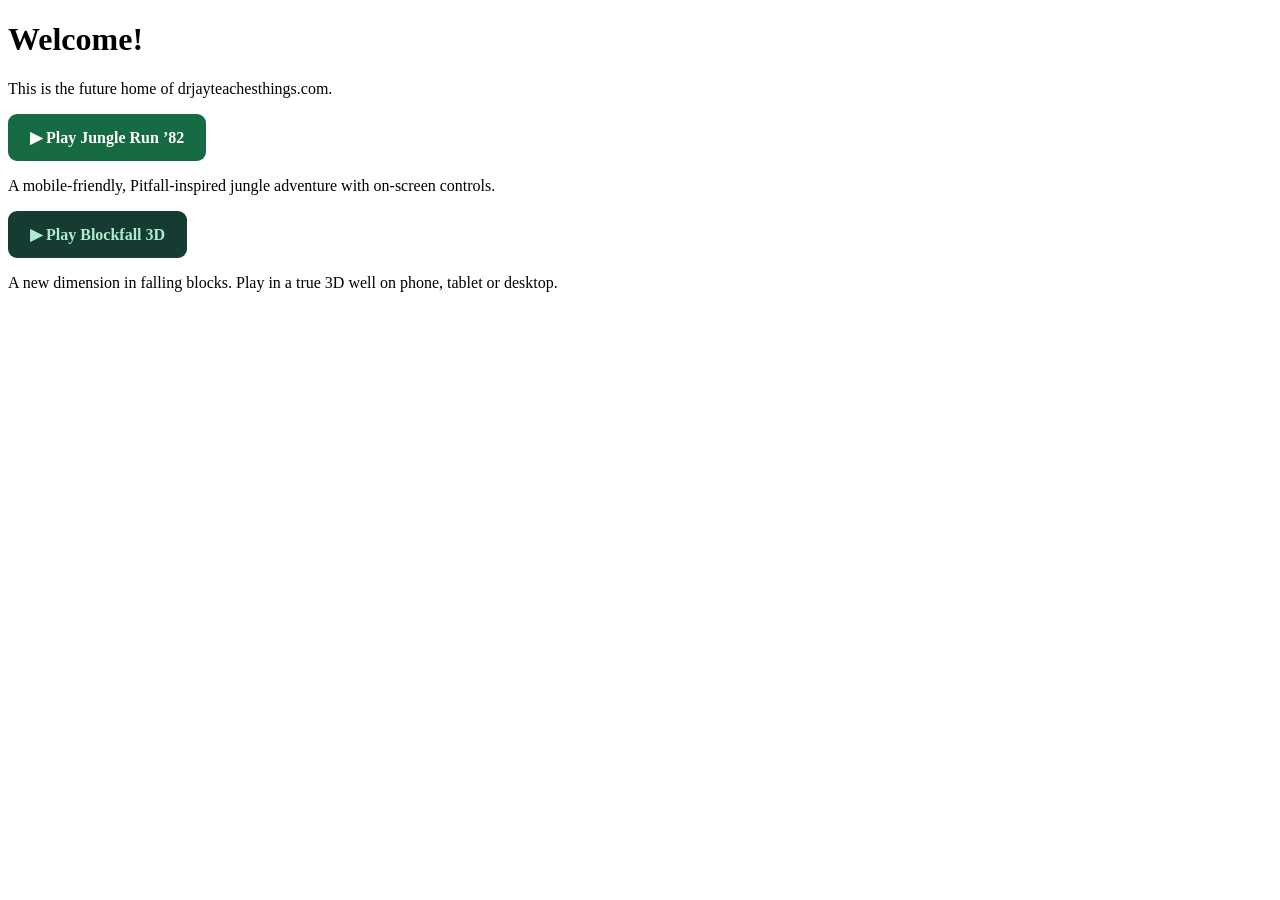
<file: index.html>
<!DOCTYPE html>
<html>
<head>
  <title>Dr. Jay Teaches Things</title>
</head>
<body>
  <h1>Welcome!</h1>
  <p>This is the future home of drjayteachesthings.com.</p>
  <p><a href="/pitfall/" style="display:inline-block;padding:14px 22px;border-radius:9px;background:#176b42;color:white;text-decoration:none;font-weight:bold;">▶ Play Jungle Run ’82</a></p>
  <p>A mobile-friendly, Pitfall-inspired jungle adventure with on-screen controls.</p>
  <p><a href="/blockfall3d/" style="display:inline-block;padding:14px 22px;border-radius:9px;background:#163b32;color:#b0ead0;text-decoration:none;font-weight:bold;">▶ Play Blockfall 3D</a></p>
  <p>A new dimension in falling blocks. Play in a true 3D well on phone, tablet or desktop.</p>
</body>
</html>
</file>
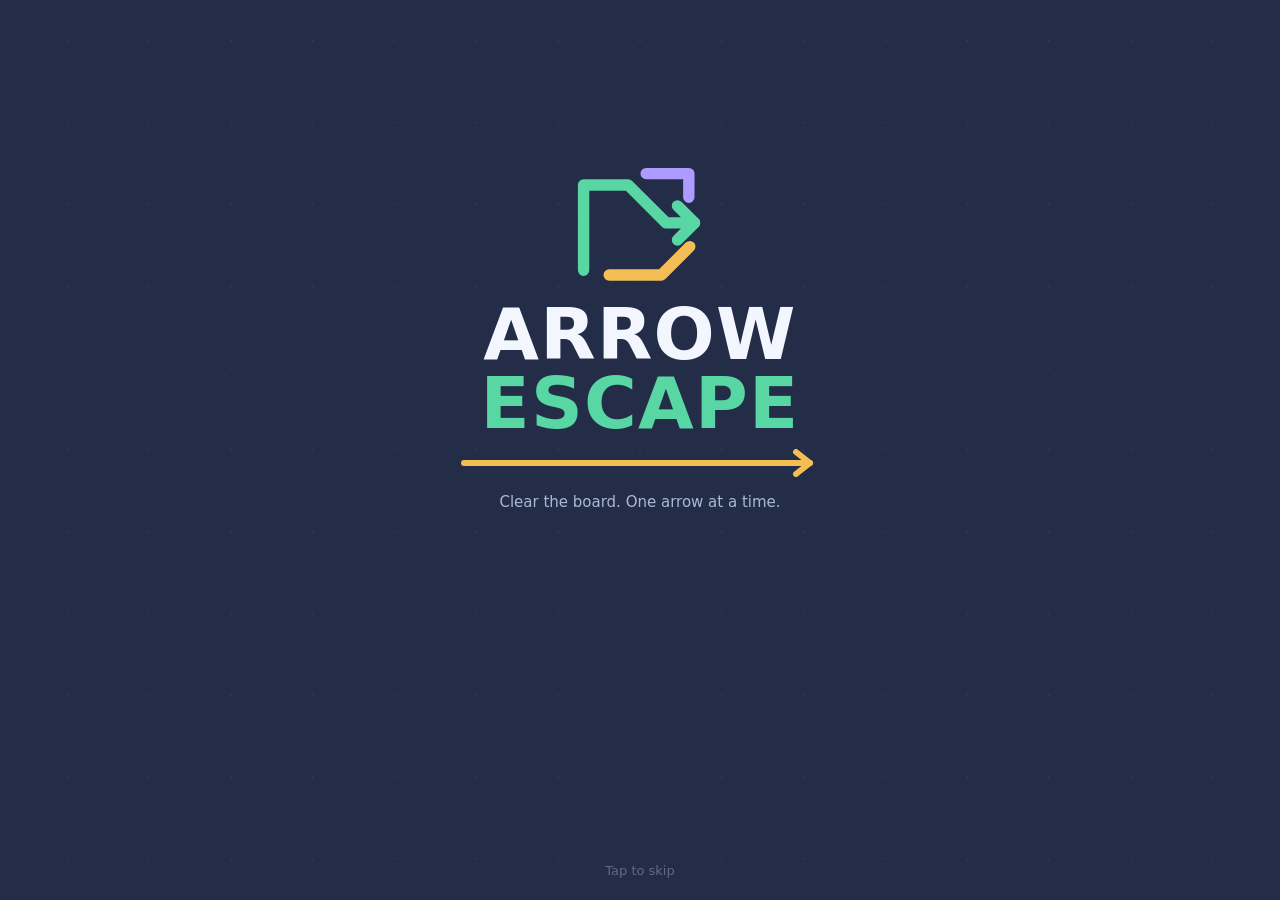
<file: arrowescape/index.html>
<!doctype html><html lang="en"><head><meta charset="utf-8"><meta name="viewport" content="width=device-width,initial-scale=1,viewport-fit=cover"><meta name="theme-color" content="#e9edf8"><title>Arrow Escape</title><link rel="manifest" href="manifest.webmanifest"><style>
*{box-sizing:border-box}body{margin:0;background:var(--bg);color:var(--fg);font:15px system-ui,sans-serif;--bg:#e9edf8;--fg:#303858;--panel:#fafbff;--muted:#697593;--accent:#555fbd}body.dark{--bg:#111827;--fg:#edf2ff;--panel:#202a40;--muted:#aab8d5;--accent:#a6b3ff}button,input,select{font:inherit;color:inherit}button,select,input{border:1px solid #8793af44;background:var(--panel);border-radius:12px;padding:10px}button{cursor:pointer;font-weight:650}button:disabled{opacity:.4}button:focus-visible{outline:3px solid var(--accent)}header{display:flex;justify-content:space-between;align-items:center;padding:12px 16px;gap:10px}h1{font-size:21px;margin:0;letter-spacing:-.8px}small{color:var(--muted)}main{height:100dvh;display:flex;flex-direction:column;max-width:1100px;margin:auto;padding-bottom:env(safe-area-inset-bottom)}.stats{display:flex;gap:8px;padding:0 12px}.stat{flex:1;background:var(--panel);border-radius:15px;text-align:center;padding:9px 4px}.stat b{display:block;font-size:20px}.stat small{font-size:11px}.progress{height:5px;background:#8793af33;border-radius:4px;margin:6px 10px 0;overflow:hidden}.progress i{display:block;height:100%;background:#24a77d;width:0}#board{width:100%;flex:1;min-height:0;touch-action:none;display:block}footer{display:flex;justify-content:center;gap:8px;padding:10px;flex-wrap:wrap}footer button{min-width:48px}#msg{text-align:center;color:var(--muted);min-height:22px;padding:0 10px;font-size:13px}dialog{border:0;border-radius:20px;background:var(--panel);color:var(--fg);padding:22px;width:min(92vw,430px);max-height:85dvh;overflow:auto;box-shadow:0 15px 70px #0005}dialog::backdrop{background:#0007}dialog h2{margin-top:0}label{display:block;margin:12px 0}label input,label select{display:block;width:100%;margin-top:5px}input[type=range]{padding:0} .actions{display:flex;gap:8px;flex-wrap:wrap}.primary{background:var(--accent);color:var(--bg);border:0}#hearts{color:#e95378;letter-spacing:3px}p{line-height:1.5}#mode{font-size:12px;text-transform:uppercase;letter-spacing:1px;color:var(--muted)}
footer #gridHint[aria-pressed="true"]{outline:2px solid var(--accent);background:#7fa7d333}#moveCount{font-weight:700;color:var(--accent);min-height:20px;text-align:center;font-size:13px}#moveCount:empty{min-height:0}[hidden]{display:none!important}.stat #diff{font-size:clamp(12px,3.5vw,19px)}#setup{border-bottom:1px solid #8793af44;padding-bottom:5px}.timing{display:flex;justify-content:center;gap:24px;padding:5px 12px;color:var(--muted);font-size:11px;letter-spacing:.6px}.timing b{color:var(--fg);font-size:17px;font-variant-numeric:tabular-nums;margin-left:5px}

/* Board-first responsive layout */
html{-webkit-text-size-adjust:100%;text-size-adjust:100%;overflow:hidden}
body{overscroll-behavior:none}
main{position:relative;width:100%;max-width:none;height:100vh;height:100dvh;min-width:0;display:grid;grid-template-columns:minmax(0,1fr);grid-template-rows:auto minmax(0,1fr) auto;padding:env(safe-area-inset-top,0px) env(safe-area-inset-right,0px) env(safe-area-inset-bottom,0px) env(safe-area-inset-left,0px);overflow:hidden}
button,input,select{min-height:48px;font-size:16px;touch-action:manipulation}
button{min-width:48px;line-height:1.2;-webkit-tap-highlight-color:transparent}
header{grid-row:1;grid-column:1;display:flex;align-items:center;gap:4px;padding:2px 4px;min-width:0;justify-content:space-between}
header .summary{display:flex;align-items:center;gap:5px;min-width:0;flex:1;flex-wrap:wrap}
header .brand{display:none}
.stats{display:flex;align-items:center;gap:6px;padding:0;flex:1;min-width:0}
.stat{background:transparent;padding:0;flex:0 1 auto;min-width:0;border-radius:0;white-space:nowrap}
.stat small{font-size:9px;display:block;line-height:1}
.stat b{font-size:clamp(12px,3.6vw,19px);line-height:1.35;display:block}
.stat #diff{font-size:clamp(10px,2.9vw,15px)}
#hearts{letter-spacing:0;white-space:nowrap}
.progress{height:2px;margin:1px 0 0}
.timing{gap:6px;padding:0;display:flex;flex-wrap:nowrap;font-size:9px;letter-spacing:0}
.timing span{display:flex;flex-direction:column;align-items:center}
.timing b{font-size:clamp(12px,3.6vw,19px);margin:0;line-height:1.35}
header button{padding:0 5px;min-width:48px;min-height:48px;flex-shrink:0;font-size:20px}
#board{grid-row:2;grid-column:1;display:block;width:100%;height:100%;min-width:0;min-height:0;touch-action:none}
footer{grid-row:3;grid-column:1;display:grid;grid-template-columns:repeat(5,minmax(0,1fr));gap:4px;padding:3px 4px;max-width:600px;width:100%;justify-self:center;align-self:end}
footer button{min-width:0;width:100%;min-height:48px;padding:3px;font-size:clamp(13px,3.5vw,17px);white-space:nowrap}
#msg,#moveCount{position:absolute;z-index:2;left:50%;transform:translateX(-50%);max-width:90%;width:max-content;pointer-events:none;font-size:12px;min-height:0;padding:5px 9px;border-radius:10px;background:var(--panel);box-shadow:0 1px 5px #0002}
#msg{bottom:60px}#moveCount{top:54px}
#msg:empty,#moveCount:empty{display:none}
dialog{width:min(calc(100% - 24px),520px);max-height:calc(100dvh - 24px - env(safe-area-inset-top,0px) - env(safe-area-inset-bottom,0px));padding:clamp(14px,4vw,26px);overscroll-behavior:contain}
dialog input:not([type=checkbox]),dialog select{font-size:16px;min-height:48px}
dialog .actions{display:grid;grid-template-columns:repeat(2,minmax(0,1fr));gap:8px}
dialog .actions button{min-width:0;width:100%}
dialog .actions #start,dialog .actions #resumeLegacy{grid-column:1/-1}
dialog input[type=checkbox]{min-height:24px;width:24px;height:24px;vertical-align:middle}
@media(max-width:359px){.stats{gap:3px}.stat small,.timing{font-size:8px}.stat #diff{font-size:10px}header .summary{gap:3px}header button{min-width:44px}footer{gap:2px}}
@media(min-width:600px){header{justify-content:center;gap:12px}header .summary{flex:0 1 auto;gap:18px}.stats,.timing{gap:16px}header .brand{display:block}footer{gap:8px}}
@media(orientation:landscape) and (max-height:560px){
 main{grid-template-columns:minmax(0,1fr) 112px;grid-template-rows:auto minmax(0,1fr);gap:0}
 header{grid-column:1;grid-row:1;justify-content:space-between}
 header .summary{flex:1;gap:8px}.stats,.timing{gap:8px}header .brand{display:none}
 #board{grid-column:1;grid-row:2}
 footer{grid-column:2;grid-row:1/3;grid-template-columns:repeat(2,minmax(0,1fr));gap:4px;align-content:center;align-self:stretch;padding:4px;overflow:auto}
 footer #restart{grid-column:1/-1}
 #msg{bottom:8px;left:calc((100% - 112px)/2)}#moveCount{left:calc((100% - 112px)/2)}
}
main.focus{grid-template-columns:minmax(0,1fr);grid-template-rows:minmax(0,1fr)}
main.focus header,main.focus footer{display:none}
main.focus #board{grid-column:1;grid-row:1;width:100%;height:100%}
main.focus #focusExit{display:block;position:absolute;z-index:4;right:5px;top:5px;min-height:48px;min-width:48px;background:var(--panel);opacity:.94}
main.focus #msg{bottom:8px;left:50%}main.focus #moveCount{top:8px;left:50%}
#focusExit{display:none}
.difficulty-control{margin:14px 0}.difficulty-heading{display:flex;justify-content:space-between;align-items:center;gap:8px;margin:0 0 4px}.difficulty-heading output{font-weight:750;color:var(--accent);font-variant-numeric:tabular-nums}.difficulty-control input[type=range]{display:block;width:100%;height:44px;min-height:44px;padding:0;margin:0;accent-color:var(--accent);touch-action:pan-y;cursor:pointer}.difficulty-ticks{display:grid;grid-template-columns:repeat(10,1fr);font-size:11px;color:var(--muted);text-align:center;margin:0 0 5px}.difficulty-ticks span:first-child{text-align:left}.difficulty-ticks span:last-child{text-align:right}.difficulty-endpoints{display:flex;justify-content:space-between;font-size:12px;font-weight:650;color:var(--muted)}.difficulty-endpoints span:last-child{color:#cf5b45;cursor:help}.dark .difficulty-endpoints span:last-child{color:#ffae91}#tierWarning{margin:6px 0;color:#cf5b45;font-size:13px;font-weight:750;text-align:right}.dark #tierWarning{color:#ffae91}
#exitPractice{position:absolute;z-index:5;right:6px;top:58px;min-height:42px;background:var(--panel);box-shadow:0 2px 8px #0003}#exitPractice[hidden]{display:none!important}#diff{font-variant-numeric:tabular-nums}
/* Consistent targets and visible keyboard focus; game arrows remain dense. */
.sr-only{position:absolute;width:1px;height:1px;padding:0;margin:-1px;overflow:hidden;clip:rect(0,0,0,0);white-space:nowrap;border:0}
button:focus-visible,input:focus-visible,select:focus-visible,summary:focus-visible,#board:focus-visible{outline:3px solid var(--accent);outline-offset:2px}
#board:focus-visible{outline-offset:-3px}
.help-details{margin:12px 0;border:1px solid #8793af55;border-radius:12px;padding:0 12px}
.help-details summary{cursor:pointer;min-height:48px;display:list-item;padding:14px 0;font-weight:650}
.help-details p{font-size:14px}
#settings #record{font-size:12px;color:var(--muted)}
#settings .actions{margin-top:12px}
#settings .actions #start{min-height:52px}
body:not(.dark){--muted:#535f7e}
body.dark{--muted:#b5c1da}
@media(prefers-reduced-motion:reduce){*,*::before,*::after{scroll-behavior:auto!important;transition-duration:.01ms!important;animation-duration:.01ms!important}}

/* Settings design system: clear section / field / value hierarchy. */
#settings{--s-bg:#f5f7fc;--s-card:#fff;--s-field:#fff;--s-label:#38476b;--s-text:#16233d;--s-muted:#52617b;--s-border:#8794ad;--s-line:#d9e0ec;--s-accent:#484fae;--s-onaccent:#fff;--s-warn:#a93d26;--s-soft:#eef0ff;color-scheme:light;width:min(calc(100% - 20px),540px);padding:0;border:1px solid var(--s-line);background:var(--s-bg);color:var(--s-text);overflow:hidden;border-radius:20px;max-height:calc(100dvh - 20px - env(safe-area-inset-top,0px) - env(safe-area-inset-bottom,0px))}
body.dark #settings{--s-bg:#131c2e;--s-card:#202c42;--s-field:#111a2b;--s-label:#bdc9e6;--s-text:#f4f7ff;--s-muted:#aebbd4;--s-border:#71829e;--s-line:#3b4b66;--s-accent:#b1bcff;--s-onaccent:#182344;--s-warn:#ffad96;--s-soft:#293655;color-scheme:dark}
#settings[open]{display:flex;flex-direction:column}
#settings .settings-head{flex:none;padding:18px 20px 13px;border-bottom:1px solid var(--s-line);background:var(--s-bg)}
#settings .settings-head h2{font-size:23px;line-height:1.2;letter-spacing:-.5px;margin:0 0 4px;font-weight:780}
#settings .settings-head p{margin:0;font-size:13px;color:var(--s-muted)}
#settings .settings-scroll{flex:1 1 auto;min-height:0;overflow-y:auto;overscroll-behavior:contain;scrollbar-gutter:stable;padding:14px 18px 18px}
#settings .settings-section{margin:0 0 14px;padding:14px;border:1px solid var(--s-line);border-radius:14px;background:var(--s-card)}
#settings #setup{border-bottom:1px solid var(--s-line);padding:14px}
#settings .section-title{font-size:15px;font-weight:800;line-height:1.3;margin:0 0 14px;color:var(--s-text);display:flex;align-items:center;gap:9px}
#settings .section-title::before{content:"";width:3px;height:17px;background:var(--s-accent);border-radius:2px;flex:none}
#settings .field{margin:0 0 14px;display:block;min-width:0}
#settings .field:last-child{margin-bottom:0}
#settings .field-label,#settings .difficulty-heading{display:block;font-size:12px;font-weight:750;line-height:1.4;letter-spacing:.045em;text-transform:uppercase;color:var(--s-label);margin:0 0 6px}
#settings .field input:not([type=checkbox]),#settings .field select{display:block;width:100%;min-width:0;margin:0;min-height:48px;background:var(--s-field);border:1px solid var(--s-border);border-radius:10px;padding:10px 12px;font-size:16px;font-weight:550;line-height:1.4;color:var(--s-text)}
#settings .field select{padding-right:30px;text-overflow:ellipsis}
#settings .field input::placeholder{color:var(--s-muted);font-weight:400}
#settings .seed-row{display:grid;grid-template-columns:minmax(0,1fr) auto;align-items:end;gap:8px;margin-bottom:14px}
#settings .seed-row .field{margin:0}
#settings button:not(.primary){background:var(--s-field);border:1px solid var(--s-border);border-radius:10px;color:var(--s-text);font-size:14px;font-weight:650;min-height:48px}
#settings #randomSeed{padding:8px 12px;white-space:nowrap}
#settings .difficulty-control{margin:0 0 14px;padding:12px;border:1px solid var(--s-line);border-radius:12px;background:var(--s-field)}
#settings .difficulty-heading{display:flex;align-items:center;justify-content:space-between;gap:8px;margin:0;flex-wrap:wrap}
#settings #tierValue{font-size:15px;font-weight:800;text-transform:none;letter-spacing:0;color:var(--s-accent)}
#settings #tier{accent-color:var(--s-accent);height:44px;min-height:44px;margin:0;background:transparent;border:0}
#settings .difficulty-ticks{display:flex;justify-content:space-between;padding:0 5px;margin:0 0 5px;color:var(--s-muted)}
#settings .difficulty-endpoints{color:var(--s-muted)}
#settings .difficulty-endpoints span:last-child,#settings #tierWarning{color:var(--s-warn)}
#settings .helper{margin:8px 0 0;color:var(--s-muted);font-size:12px;line-height:1.5}
#settings #ramp{padding:10px 12px;background:var(--s-soft);border-radius:9px;color:var(--s-text);font-size:12px;font-weight:550;line-height:1.5;margin:0}
#settings .settings-check{display:flex;align-items:center;gap:12px;min-height:48px;padding:8px 0;margin:0;color:var(--s-text);font-size:14px;font-weight:600;cursor:pointer}
#settings .settings-check input{flex:0 0 22px;display:block;width:22px;height:22px;min-height:22px;margin:0;accent-color:var(--s-accent)}
#settings .settings-check span{flex:1;line-height:1.4}
#settings .help-details{margin:0 0 14px;padding:0 14px;border:1px solid var(--s-line);border-radius:14px;background:var(--s-card)}
#settings .help-details summary{font-size:15px;color:var(--s-text);font-weight:780;min-height:48px;display:list-item;padding:14px 0;cursor:pointer}
#settings .help-details[open] summary{border-bottom:1px solid var(--s-line);margin-bottom:14px}
#settings .help-details .detail-content{padding-bottom:14px}
#settings .help-details p{font-size:13px;color:var(--s-muted)}
#settings .utility-actions{display:grid;grid-template-columns:repeat(auto-fit,minmax(min(100%,110px),1fr));gap:8px}
#settings .utility-actions button{width:100%;min-width:0;padding:8px;overflow-wrap:anywhere}
#settings #record{margin:0 0 14px;font-size:12px;color:var(--s-muted);line-height:1.5}
#settings .settings-footer{flex:none;display:grid;grid-template-columns:minmax(72px,auto) minmax(0,1fr);gap:8px;margin:0;padding:12px 18px 14px;border-top:1px solid var(--s-line);background:var(--s-bg)}
#settings .settings-footer #start{grid-column:2;min-height:52px;background:var(--s-accent);color:var(--s-onaccent);border:0;border-radius:11px;font-size:15px;font-weight:800;padding:10px 8px;line-height:1.3}
#settings .settings-footer #close{grid-column:1;grid-row:1;padding:10px 14px}
#settings .settings-footer #resumeLegacy{grid-column:1/-1}
#settings :is(button,input,select,summary):focus-visible{outline:3px solid var(--s-accent);outline-offset:2px}
#settings :is(button,input,select):disabled{opacity:.55}
@media(max-width:359px){#settings .settings-scroll{padding:10px}#settings .settings-head{padding:14px}#settings .settings-section,#settings #setup{padding:11px}#settings .settings-footer{padding:10px}#settings .seed-row{grid-template-columns:minmax(0,1fr)}#settings #randomSeed{justify-self:start}}
@media(max-height:480px){#settings .settings-head{padding:10px 16px}#settings .settings-head p{display:none}#settings .settings-footer{padding:8px 14px}}

#shareDialog #shareText{display:block;box-sizing:border-box;width:100%;max-height:44dvh;min-height:120px;resize:vertical;padding:12px;border:1px solid #8793af99;border-radius:10px;background:var(--bg);color:var(--fg);font:14px/1.5 system-ui,sans-serif;user-select:text;-webkit-user-select:text;overflow-wrap:anywhere}#shareDialog label{font-size:12px;font-weight:700;color:var(--muted)}#shareDialog #shareFeedback{font-size:13px;color:var(--muted)}#shareDialog .actions{margin-top:12px}#result #shareResult{grid-column:1/-1}#shareDialog textarea:focus-visible{outline:3px solid var(--accent);outline-offset:2px}
/* Full reset is separate from the current-level Reset control. */
#settings #resetAll{width:100%;margin-top:14px;color:var(--s-warn);border-color:var(--s-warn);font-weight:750}
</style></head><body><main id="play"><header><div class="summary"><div class="brand"><h1>Arrow Escape</h1><div id="mode"></div></div><div class="stats"><div class="stat"><small>LEVEL</small><b id="level"></b></div><div class="stat"><small>DIFFICULTY</small><b id="diff"></b></div><div class="stat"><small>LIVES</small><b id="hearts" aria-label="Lives remaining"></b></div><div class="stat"><small>CLEARED</small><b id="pct"></b><div class="progress"><i id="bar"></i></div></div></div><div class="timing"><span><span id="timeLabel">TIME</span> <b id="time">0:00</b></span><span><span id="bestLabel">BEST</span> <b id="best">—</b></span></div></div><button id="focus" title="Maximize board" aria-label="Maximize board">⛶</button><button id="menu" title="Settings" aria-label="Settings">☰</button></header><canvas id="board" tabindex="0" aria-label="Arrow puzzle board" aria-describedby="boardHelp"></canvas><span class="sr-only" id="boardHelp">Tap directly on an arrow and release to attempt escape. Pinch to zoom or drag to pan. With a keyboard, use arrow keys to select an arrow and Enter or Space to attempt escape.</span><span class="sr-only" id="boardStatus" role="status" aria-live="polite"></span><div id="msg" role="status"></div><div id="moveCount" role="status" aria-live="polite"></div><footer><button id="restart" title="Reset Level" aria-label="Reset Level">↻ Reset</button><button id="fit" title="Fit board" aria-label="Fit board">Fit</button><button id="gridHint" title="Trajectory grid hint" aria-label="Trajectory grid hint" aria-pressed="false"># <span id="gridCredits"></span></button><button id="hint" aria-label="Arrow hint" title="Reveal one escapable arrow">💡 <span id="hints"></span></button><button id="more" title="More controls" aria-label="More controls">•••</button></footer><button id="exitPractice" hidden type="button">Exit practice</button><button id="focusExit" aria-label="Exit full board mode" title="Exit full board mode">↙</button></main>
<dialog id="quickControls"><h2>Board controls</h2><div class="actions"><button id="minus" aria-label="Zoom out">− Zoom</button><button id="plus" aria-label="Zoom in">+ Zoom</button><button id="theme">◐ Theme</button><button id="aeHome" type="button">Title screen</button><button id="quickClose">Close</button></div><p>Pinch or drag the board to explore. Use Fit to restore the full puzzle.</p></dialog><dialog id="settings" aria-labelledby="settingsTitle"><div class="settings-head"><h2 id="settingsTitle">Play your way</h2><p>Choose your puzzle, then make it your own.</p></div><div class="settings-scroll"><section class="settings-section" id="setup" aria-labelledby="gameSetupTitle"><h3 class="section-title" id="gameSetupTitle">Game setup</h3><div class="field" ><label class="field-label" for="choose">Game mode</label><select id="choose"><option value="campaign">Campaign</option><option value="daily">Daily challenge</option><option value="timed">Timed competition</option><option value="custom">Custom seed</option></select></div><div class="seed-row" id="seedRow"><div class="field" id="seedLabel"><label class="field-label" for="seed">Seed word</label><input id="seed" maxlength="100" placeholder="e.g. Thunder" autocomplete="off" autocapitalize="off"></div><button id="randomSeed" type="button">↻ Random seed</button></div><div class="difficulty-control"><label for="tier" class="difficulty-heading">Difficulty <output id="tierValue" for="tier">3 / 10 · Moderate</output></label><input id="tier" type="range" min="1" max="10" step="1" value="3" aria-describedby="tierWarning"><div class="difficulty-ticks" aria-hidden="true"><span>1</span><span>2</span><span>3</span><span>4</span><span>5</span><span>6</span><span>7</span><span>8</span><span>9</span><span>10</span></div><div class="difficulty-endpoints"><span>Easy</span><span tabindex="0" title="You're not ready for 10">Insanity</span></div><p id="tierWarning" role="status" hidden>You're not ready for 10</p></div><div class="field" id="durationLabel" hidden><label class="field-label" for="duration">Competition duration (minutes)</label><input id="duration" type="number" min="1" max="180" step="1" value="5"></div><div class="field" ><label class="field-label" for="puzzleStyle">Puzzle geometry</label><select id="puzzleStyle"><option value="variety">Variety — mostly classic, some diagonals</option><option value="classic">Classic — right angles only</option><option value="mixed">Mixed — right angles and diagonals</option></select></div><p id="ramp" role="status"></p><p class="helper" id="modeHelp">Same seed, difficulty and geometry produce the same puzzle sequence.</p></section><section class="settings-section" aria-labelledby="gameplayTitle"><h3 class="section-title" id="gameplayTitle">Gameplay</h3><label class="settings-check"><input type="checkbox" id="unlimitedHints"><span>Unlimited arrow hints and grid lines</span></label><label class="settings-check"><input type="checkbox" id="sound"><span>Sound effects</span></label><button id="testSound" type="button">Test sound</button></section><details class="help-details"><summary>Appearance</summary><div class="detail-content"><div class="field" ><label class="field-label" for="themeSetting">Background</label><select id="themeSetting"><option value="light">Light</option><option value="dark">Dark</option></select></div><div class="field" ><label class="field-label" for="palette">Arrow color scheme</label><select id="palette"><option value="gradient">Classic green → gold</option><option value="rainbow">Full rainbow</option><option value="ocean">Ocean blue → teal</option><option value="sunset">Sunset purple → orange</option><option value="forest">Forest greens</option><option value="mono">Monochrome</option><option value="accessible">High contrast blue</option><option value="multicolor">Multicolor — red, blue, green, gold</option></select></div></div></details><details class="help-details"><summary>Save &amp; share</summary><div class="detail-content"><div class="utility-actions"><button id="export">Export save</button><button id="import">Import save</button><button id="share" type="button">Share challenge</button></div><input type="file" id="file" accept="application/json" hidden><button id="resetAll" type="button" aria-describedby="resetAllHelp">Reset everything</button><p class="helper" id="resetAllHelp">Erase all saved games, settings, records and history for Arrow Escape in this browser. Export your save first if you want a backup.</p></div></details><details class="help-details"><summary>How to play &amp; game rules</summary><div class="detail-content"><p>Tap directly on an arrow and release. Ambiguous touches do not cost lives. Pinch outward if arrows are too close to select confidently. The arrowhead travels straight out of the board and the body follows its original bends. The first blocked attempt on an arrow costs one life and marks it red until it escapes. Repeated touches on that arrow cost no additional lives. Resetting the level clears red marks. Arrow and grid hints each have a maximum of five. Complete campaign levels 5, 10, 15 and so on for the first time to earn a grid hint; every 10th level also earns an arrow hint. Out of arrow hints? Watch a short video for one more (a few per day). Regular puzzle timers pause in settings or when the app is hidden. Timed competitions do not pause. Best times are stored for each exact puzzle. Tap # to reveal faint lines aligned with all remaining arrowheads, including diagonals. Toggle it off and on free for the same attempt. After 30 seconds without a successful move, the available-move count appears automatically. Pinch inward to shrink the entire board to 35% of its fitted size, pinch outward to enlarge, or drag to pan. Fit restores the default view. Enable unlimited hints in Settings; existing finite credits are preserved. Puzzle geometry applies to new or reset levels. Optional practice levels are available from How to play. Real campaigns have no introductory levels or ending. Timed competition counts fully cleared puzzles, runs continuously, and disables both hints. Daily puzzles use the UTC date.</p></div></details><p id="record"></p></div><div class="actions settings-footer"><button id="close">Cancel</button><button class="primary" id="start">Start / resume</button><button id="resumeLegacy" hidden>Resume previous puzzle</button></div></dialog><dialog id="result"><h2 id="resultTitle"></h2><p id="resultText"></p><div class="actions"><button class="primary" id="next"></button><button id="exitPracticeResult" hidden type="button">Exit to real game</button><button id="shareResult" hidden type="button">Share challenge</button><button id="dismiss">Close</button></div></dialog><dialog id="shareDialog" aria-labelledby="shareTitle"><h2 id="shareTitle">Share challenge</h2><p id="shareFeedback" role="status" aria-live="polite"></p><label for="shareText">Challenge message and link</label><textarea id="shareText" readonly rows="9" spellcheck="false"></textarea><div class="actions"><button class="primary" id="shareCopy" type="button">Copy challenge</button><button id="shareDone" type="button">Done</button></div></dialog>
<script>
function engine(seed,d,legacy=false,dense=false,organic=false,varied=false,roaming=false,forced=false,diverse=false,balanced=false,short=false,packed=false,natural=false){
 let h=2166136261;for(const c of String(seed)){h=Math.imul(h^c.charCodeAt(0),16777619)}let s=h>>>0;const rand=()=>{s=(s+0x6D2B79F5)|0;let t=Math.imul(s^(s>>>15),1|s);t^=t+Math.imul(t^(t>>>7),61|t);return ((t^(t>>>14))>>>0)/4294967296};
 const D=[[1,0],[1,1],[0,1],[-1,1],[-1,0],[-1,-1],[0,-1],[1,-1]],N=Math.round(7+3.7*Math.sqrt(d)+.43*d),W=natural?Math.max(15,Math.round(N*.72)):packed?Math.max(10,Math.round(N*.78)):N,H=forced?Math.max(19,Math.round(W*1.22)):Math.round(W*1.22),inside=([x,y])=>x>=0&&y>=0&&x<W&&y<H;
 const key=(x,y)=>x+":"+y, keys=(a,b)=>[key(2*b[0],2*b[1]),key(a[0]+b[0],a[1]+b[1])], point=a=>key(2*a[0],2*a[1]), add=(a,v)=>[a[0]+v[0],a[1]+v[1]];
 const occ=new Set(),arrows=[],dirs=d<4?[0,2,4,6]:[0,1,2,3,4,5,6,7];
 if(packed){
  const shuffle=a=>{for(let i=a.length-1;i>0;i--){let j=Math.floor(rand()*(i+1));[a[i],a[j]]=[a[j],a[i]]}return a};
  const transpose=rand()<.5,fx=rand()<.5,fy=rand()<.5,BW=transpose?H:W,BH=transpose?W:H;
  const transform=([x,y])=>{if(fx)x=BW-1-x;if(fy)y=BH-1-y;return transpose?[y,x]:[x,y]};
  const vd=(v)=>{let a=transform([0,0]),b=transform(v);return [b[0]-a[0],b[1]-a[1]]};
  const lengths=Array(16).fill(0);
  function split(n,max,ht=0){const out=[];while(n){let options=[];for(let k=2;k<=Math.min(n,max);k++)if(n-k!==1)options.push(k);if(!options.length)throw Error('Invalid packed dimension');if(ht){options=shuffle(options);options.sort((a,b)=>lengths[a*ht-1]-lengths[b*ht-1]);}let k=ht?options[0]:options[Math.floor(rand()*options.length)];out.push(k);if(ht)lengths[k*ht-1]++;n-=k}return out}
  const tiles=[];let y=1,band=0;
  for(const ht of split(BH-2,4)){let x=1;let widths=split(BW-2,Math.floor(16/ht),ht),row=[];for(const w of widths){row.push({x,y,w,ht,dir:band%2?-1:1});x+=w}if(band%2)row.reverse();row.forEach((t,i)=>{t.last=i===row.length-1;tiles.push(t)});y+=ht;band++}
  function inTile(t,p){return p[0]>=t.x&&p[0]<t.x+t.w&&p[1]>=t.y&&p[1]<t.y+t.ht}
  function makePath(t,head,v,budget=450){
    const prev=[head[0]-v[0],head[1]-v[1]];if(!inTile(t,prev))return null;
    let path=[head,prev],seen=new Set([point(head),point(prev)]),mid=new Set([key(head[0]+prev[0],head[1]+prev[1])]);
    function options(a){let out=[];for(const j of dirs){let b=add(a,D[j]);if(inTile(t,b)&&!seen.has(point(b))&&!mid.has(key(a[0]+b[0],a[1]+b[1])))out.push(b)}return out}
    function walk(){if(path.length===t.w*t.ht)return true;if(--budget<0)return false;let a=path.at(-1),opts=shuffle(options(a)).map(b=>({b,n:options(b).length}));opts.sort((a,b)=>a.n-b.n);for(const {b} of opts){let k=key(a[0]+b[0],a[1]+b[1]);seen.add(point(b));mid.add(k);path.push(b);if(walk())return true;path.pop();seen.delete(point(b));mid.delete(k);if(budget<0)break}return false}
    return walk()?path.reverse():null;
  }
  function canonical(t,head,v){let p=[];if(v[0]){let dx=-v[0],dy=head[1]===t.y?1:-1;for(let j=0;j<t.ht;j++)for(let i=0;i<t.w;i++)p.push([head[0]+(j%2?t.w-1-i:i)*dx,head[1]+j*dy]);}else{let dy=-v[1],dx=head[0]===t.x?1:-1;for(let j=0;j<t.w;j++)for(let i=0;i<t.ht;i++)p.push([head[0]+j*dx,head[1]+(j%2?t.ht-1-i:i)*dy]);}return p.reverse()}
  for(const t of tiles){let head,v;if(t.last){head=[t.dir>0?t.x+t.w-1:t.x,t.y+t.ht-1];v=[0,1]}else{head=[t.dir>0?t.x+t.w-1:t.x,rand()<.5?t.y:t.y+t.ht-1];v=[t.dir,0]}let p=makePath(t,head,v)||canonical(t,head,v);arrows.push({id:arrows.length,p:p.map(transform),v:vd(v)})}
  // Actual occupancy and dependency graph. No artificial restrictions.
  function inspect(){let owners=new Map(),graph=[],reverse=arrows.map(()=>[]),count=0;for(const a of arrows){if(a.p.length<4||a.p.length>16)return null;let k=point(a.p[0]);if(owners.has(k))return null;owners.set(k,a.id);count++;for(let i=1;i<a.p.length;i++){let p=a.p[i-1],q=a.p[i];if(Math.max(Math.abs(p[0]-q[0]),Math.abs(p[1]-q[1]))!==1)return null;for(const k of keys(p,q)){if(owners.has(k))return null;owners.set(k,a.id)}count++}}
   for(const a of arrows){let p=a.p.at(-1),s=new Set();while(true){let q=add(p,a.v);if(!inside(q))break;for(const k of keys(p,q)){let j=owners.get(k);if(j!==undefined){if(j<=a.id)return null;s.add(j)}}p=q}graph.push([...s]);for(const j of s)reverse[j].push(a.id)}
   return {owners,graph,reverse,count};
  }
  const targets=[.10,.40,.70,.90].map(f=>Math.min(arrows.length-1,Math.floor((arrows.length-1)*f)));const gates=[...new Set(targets)];
  function reach(id,graph){let seen=new Set(),stack=[...graph[id]];while(stack.length){let j=stack.pop();if(seen.has(j))continue;seen.add(j);for(const k of graph[j])if(!seen.has(k))stack.push(k)}return seen.size}
  function verified(g){return g&&gates.every(i=>reach(i,g.graph)+reach(i,g.reverse)===arrows.length-1)}
  let state=inspect();if(!verified(state))throw Error('Packed baseline invariant');
  // Reorient selected arrows in their tile. Prefer locally uncommon directions.
  const headCrowd=(id,p,v)=>{let score=0;for(const a of arrows){if(a.id===id)continue;let q=a.p.at(-1),dist=Math.hypot(q[0]-p[0],q[1]-p[1]);if(dist<=6&&a.v[0]===v[0]&&a.v[1]===v[1])score+=1+(6-dist)*.35}return score};
  const indices=shuffle(arrows.map(a=>a.id));
  for(const id of indices.slice(0,Math.min(140,Math.ceil(arrows.length*.8)))){let a=arrows[id],t=tiles[id],oldP=a.p,oldV=a.v,base=headCrowd(id,oldP.at(-1),oldV),opts=[];for(let x=t.x;x<t.x+t.w;x++)for(let y=t.y;y<t.y+t.ht;y++)for(const j of dirs){let p=[x,y],v=D[j];if(inTile(t,add(p,v))||!inTile(t,[x-v[0],y-v[1]]))continue;let sc=headCrowd(id,transform(p),vd(v));if(sc<base)opts.push({p,v,sc:sc+rand()*.6})}opts.sort((a,b)=>a.sc-b.sc);
   for(const o of opts.slice(0,5)){let p=makePath(t,o.p,o.v,140);if(!p)continue;a.p=p.map(transform);a.v=vd(o.v);let g=inspect();if(verified(g)){state=g;break}a.p=oldP;a.v=oldV}
  }
  // Transfer tail cells across former tile boundaries. This breaks rectangular
  // silhouettes, retains full coverage, and checks every changed physical dependency.
  for(let round=0;round<Math.min(200,arrows.length*2);round++){let a=arrows[Math.floor(rand()*arrows.length)];if(a.p.length<=4)continue;let q=a.p[0],others=[];for(const j of shuffle(dirs.slice())){let b=add(q,D[j]),id=state.owners.get(point(b));if(id!==undefined&&id!==a.id&&!others.includes(id))others.push(id)}for(const id of others){let b=arrows[id];if(b.p.length>=16)continue;let positions=[];const near=(p,q)=>Math.max(Math.abs(p[0]-q[0]),Math.abs(p[1]-q[1]))===1&&(d>=4||p[0]===q[0]||p[1]===q[1]);if(near(q,b.p[0]))positions.push(0);for(let i=0;i<b.p.length-2;i++)if(near(q,b.p[i])&&near(q,b.p[i+1]))positions.push(i+1);if(!positions.length)continue;let oldA=a.p,oldB=b.p;a.p=oldA.slice(1);b.p=oldB.slice();b.p.splice(positions[Math.floor(rand()*positions.length)],0,q);let g=inspect();if(verified(g)){state=g;break}a.p=oldA;b.p=oldB}}
  const coverage=state.count/((W-2)*(H-2)),wholeCoverage=state.count/(W*H);if(coverage<.70||wholeCoverage<.70||!verified(state))throw Error('Packed final validation failed');
  return {W,H,arrows,blockers,mandatory:gates,coverage,wholeCoverage};
 }
 if(forced){
  const shuffle=a=>{for(let i=a.length-1;i>0;i--){let j=Math.floor(rand()*(i+1));[a[i],a[j]]=[a[j],a[i]]}return a};
  const left=1,right=W-2,gateCount=d<8?3:4,bases=Array.from({length:gateCount},(_,i)=>Math.round(3+i*(H-8)/(gateCount-1))),gates=[],reserved=new Set();
  function ray(p,v){let out=[];while(true){let q=add(p,v);if(!inside(q))break;out.push(...keys(p,q));p=q}return out}
  function pathKeys(p){let s=new Set([point(p[0])]);for(let i=1;i<p.length;i++)keys(p[i-1],p[i]).forEach(k=>s.add(k));return s}
  const firstFlip=short&&rand()<.5;
  for(let g=0;g<gateCount;g++){
    if(short){
      const base=bases[g],flip=(g%2===0)===firstFlip,dir=flip?-1:1,ys=Array(W).fill(base),xs=Array.from({length:right-left+1},(_,i)=>flip?right-i:left+i);
      let n=xs.length,parts=[],pos=0;const sizes=[];
      while(n>6){let choices=[4,5,6,7,8].filter(k=>n-k>=2);let k=choices[Math.floor(rand()*choices.length)];sizes.push(k);n-=k}sizes.push(n);
      for(let i=0;i<sizes.length;i++){let k=sizes[i],p=xs.slice(pos,pos+k).map(x=>[x,base]);pos+=k;if(i===sizes.length-1){let edge=p.at(-1)[0];p.push([edge,base-1],[edge,base-2]);}parts.push({p,v:i===sizes.length-1?[0,-1]:[dir,0]})}
      const k=new Set();for(const a of parts)for(const x of pathKeys(a.p))k.add(x);k.forEach(x=>reserved.add(x));gates.push({p:parts.at(-1).p,v:[0,-1],k,ys,base,parts});continue;
    }
    const base=bases[g],flip=rand()<.5,mid=Math.max(left+1,Math.min(right-1,Math.round((W-1)/2+(rand()-.5)*W*.35)));
    let ys=Array(W).fill(base),offset=0;for(let x=left;x<=right;x++){if(d>=12&&x%3===0&&rand()<.5)offset=offset===0?(rand()<.5?-1:1):0;ys[x]=base+offset}
    let xs=Array.from({length:right-left+1},(_,i)=>flip?right-i:left+i),p=xs.map(x=>[x,ys[x]]);
    let edge=xs.at(-1);p.push([edge,ys[edge]-1]);for(let x=edge+(flip?1:-1);flip?x<=mid:x>=mid;x+=flip?1:-1)p.push([x,ys[x]-1]);
    p.push([mid,ys[mid]-2]);let k=pathKeys(p);k.forEach(x=>reserved.add(x));gates.push({p,v:[0,-1],k,ys,base});
  }
  function commit(p,v,stage,gate=false){let k=pathKeys(p);if([...k].some(x=>occ.has(x)))throw Error('Stage overlap');k.forEach(x=>occ.add(x));let a={id:arrows.length,p,v,stage,gate};arrows.push(a);return a}
  const directions=d<4?[0,2,4,6]:[0,1,2,3,4,5,6,7];
  const lengthCounts=Array(21).fill(0);function chooseLength(){let options=Array.from({length:short?5:18},(_,i)=>i+3);options.sort((a,b)=>lengthCounts[a]-lengthCounts[b]||0);let min=lengthCounts[options[0]],pool=options.filter(n=>lengthCounts[n]<=min+1);return pool[Math.floor(rand()*pool.length)]}function crowd(head,v){let score=0;for(const a of arrows){let q=a.p.at(-1),dx=q[0]-head[0],dy=q[1]-head[1],dist=Math.hypot(dx,dy);if(dist>8)continue;if(a.v[0]===v[0]&&a.v[1]===v[1])score+=Math.max(0,1-dist/9)*(dist<=3?4:1.5)}return score}
  for(let g=gateCount-1;g>=0;g--){
    const upper=gates[g],lower=gates[g+1],necessary=new Set(lower?ray(lower.p.at(-1),lower.v):[]);
    const allowed=([x,y])=>x>=left&&x<=right&&y>upper.ys[x]&&y<(lower?lower.ys[x]-2:H-1);
    const cells=[];for(let x=left;x<=right;x++)for(let y=upper.ys[x]+1;y<(lower?lower.ys[x]-2:H-1);y++)if(inside([x,y]))cells.push([x,y]);
    const free=k=>!occ.has(k)&&!reserved.has(k);
    function hits(set,ks){return ks.some(k=>set.has(k))}
    function grow(head,v,wanted,style){let path=[head],local=new Set([point(head)]),exit=new Set(ray(head,v)),prev=[-v[0],-v[1]],turns=0,hit=necessary.has(point(head)),goal=null;
      for(let i=1;i<wanted;i++){let a=path.at(-1);if(!goal||Math.hypot(a[0]-goal[0],a[1]-goal[1])<3||i%12===0){let sample=Array.from({length:10},()=>cells[Math.floor(rand()*cells.length)]).filter(q=>q&&free(point(q))&&!local.has(point(q)));sample.sort((p,q)=>Math.hypot(q[0]-a[0],q[1]-a[1])-Math.hypot(p[0]-a[0],p[1]-a[1]));goal=sample[0]||head}
        let opts=(i===1?[prev]:directions.map(j=>D[j])).map(u=>({u,b:add(a,u)})).filter(o=>allowed(o.b)&&keys(a,o.b).every(k=>free(k)&&!local.has(k)&&!exit.has(k)));
        if(i>1&&style!=='roam')opts=opts.filter(o=>{let same=o.u[0]===prev[0]&&o.u[1]===prev[1];return same||(style==='elbow'&&!turns&&o.u[0]*prev[0]+o.u[1]*prev[1]===0)});
        if(!opts.length)break;
        let ranked=opts.map(o=>{let same=o.u[0]===prev[0]&&o.u[1]===prev[1],self=0,other=0;for(let j of directions){let q=add(o.b,D[j]);if(local.has(point(q))&&!(q[0]===a[0]&&q[1]===a[1]))self++;if(occ.has(point(q)))other++}let progress=Math.hypot(a[0]-goal[0],a[1]-goal[1])-Math.hypot(o.b[0]-goal[0],o.b[1]-goal[1]);let k=keys(a,o.b);return {...o,k,score:rand()*2+progress*2-self*1.5+other*.3+(same?(natural?1.6:.7):0)-(natural&&o.u[0]&&o.u[1]?1.9:0)+(!hit&&hits(necessary,k)?20:0)}}).sort((a,b)=>b.score-a.score);
        let o=ranked[0];if(o.u[0]!==prev[0]||o.u[1]!==prev[1])turns++;o.k.forEach(k=>local.add(k));if(hits(necessary,o.k))hit=true;path.push(o.b);prev=o.u;
      }return {path,hit};
    }
    for(let phase=0;phase<(natural?6:short?9:4);phase++){
      let added=0;let candidates=shuffle(cells.slice());if(lower&&phase===0)candidates.sort((a,b)=>Math.abs(a[0]-lower.p.at(-1)[0])-Math.abs(b[0]-lower.p.at(-1)[0]));
      for(const head of candidates){if(!free(point(head)))continue;let opts=shuffle(directions.slice()).map(j=>D[j]).filter(v=>(diverse||v[1]<0)&&allowed(add(head,[-v[0],-v[1]]))&&ray(head,v).every(k=>!occ.has(k))&&hits(upper.k,ray(head,v)));if(diverse){opts=opts.map(v=>({v,c:crowd(head,v)})).filter(o=>o.c<=(natural&&phase>=4?10:short&&phase>=4?12:5.5)).sort((a,b)=>a.c-b.c).map(o=>o.v)}
       if(!opts.length)continue;
       let u=rand(),style=phase===3?'straight':u<.20?'straight':u<.36?'elbow':'roam',wanted=phase===3?2:phase===2?3+Math.floor(rand()*8):style==='straight'?2+Math.floor(rand()*Math.min(12,W)):style==='elbow'?4+Math.floor(rand()*12):Math.round(12+rand()*Math.min(100,W*2.3));
       if(natural){wanted=phase>=3?4+Math.floor(rand()*12):style==='straight'?4+Math.floor(rand()*12):style==='elbow'?5+Math.floor(rand()*11):5+Math.floor(rand()*22);if(phase>=4)style='roam';}if(balanced){wanted=chooseLength()+1;if(short&&phase>=3)style='roam';if(wanted>11&&style==='straight'&&rand()<.8)style='roam';}
       let best=null;for(const v of opts){for(let t=0;t<(phase===0?3:1);t++){let a=grow(head,v,wanted,style);let n=a.path.length-1;if(a.path.length>=(natural?4:balanced?4:2)&&(!lower||a.hit)){let score=natural?a.path.length-crowd(head,v)*3:balanced?20-Math.abs(n-(wanted-1))*1.5-lengthCounts[n]*3-crowd(head,v)*2:a.path.length-(diverse?crowd(head,v)*5:0);if(!best||score>best.score)best={...a,v,score}}}}
       if(best){added++;let a=commit(best.path.reverse(),best.v,g);a.style=style;if(balanced)lengthCounts[a.p.length-1]++;for(const k of ray(head,best.v))necessary.add(k)}
      }if(short&&phase>=4&&!added)break;
    }
    if(short){for(let i=0;i<upper.parts.length;i++){let p=upper.parts[i],a=commit(p.p,p.v,g,i===upper.parts.length-1);a.style='gate';lengthCounts[a.p.length-1]++;}}else commit(upper.p,upper.v,g,true);
  }
  // Expand paths into remaining interior holes. Keep every original dependency
  // edge and never add a reverse dependency. Preserve a selection of simple shapes.
  const rayUsers=new Map();for(const a of arrows)for(const k of ray(a.p.at(-1),a.v)){let v=rayUsers.get(k);if(!v)rayUsers.set(k,v=[]);v.push(a.id)}
  const permitted=(k,id)=>!occ.has(k)&&!(rayUsers.get(k)||[]).some(j=>j>=id);
  const interior=([x,y])=>x>=left&&x<=right&&y>=1&&y<H-1;
  for(let round=0;round<18;round++){let changed=false;for(const a of shuffle(arrows.slice())){
    if((balanced&&(!a.gate||short)&&(a.p.length>=(short?8:21)||lengthCounts[a.p.length]>lengthCounts[a.p.length-1]))||a.p.length>(natural&&!a.gate?27:Math.max(45,W*3))||(!a.gate&&a.style==='straight'&&a.id%3===0)||(!a.gate&&a.style==='elbow'&&a.id%2===0))continue;
    let tail=a.p[0];for(const j of shuffle(directions.slice())){let q=add(tail,D[j]),ks=[point(q),key(q[0]+tail[0],q[1]+tail[1])];if(interior(q)&&ks.every(k=>permitted(k,a.id))){ks.forEach(k=>occ.add(k));if(balanced&&(!a.gate||short)){lengthCounts[a.p.length-1]--;lengthCounts[a.p.length]++}a.p.unshift(q);changed=true;break}}
    for(let i=0;i<a.p.length-2;i++){if(a.p.length>(natural&&!a.gate?27:Math.max(45,W*3))||(balanced&&(!a.gate||short)&&(a.p.length>=(short?8:21)||lengthCounts[a.p.length]>lengthCounts[a.p.length-1])))break;let p=a.p[i],q=a.p[i+1],old=key(p[0]+q[0],p[1]+q[1]);if((rayUsers.get(old)||[]).some(j=>j<a.id))continue;for(let j of shuffle(directions.slice())){let b=add(p,D[j]),dx=q[0]-b[0],dy=q[1]-b[1];if(!interior(b)||!directions.some(k=>D[k][0]===dx&&D[k][1]===dy))continue;let ks=[point(b),key(p[0]+b[0],p[1]+b[1]),key(b[0]+q[0],b[1]+q[1])];if(new Set(ks).size!==3||!ks.every(k=>permitted(k,a.id)))continue;if(diverse){if(natural&&rand()<.4)continue;let u=[b[0]-p[0],b[1]-p[1]],v=[q[0]-b[0],q[1]-b[1]];let previous=i>0?[p[0]-a.p[i-1][0],p[1]-a.p[i-1][1]]:null,next=i+2<a.p.length?[a.p[i+2][0]-q[0],a.p[i+2][1]-q[1]]:null;const eq=(a,b)=>a&&b&&a[0]===b[0]&&a[1]===b[1];if((eq(previous,v)||eq(next,u))&&rand()<.80)continue;}occ.delete(old);ks.forEach(k=>occ.add(k));if(balanced&&(!a.gate||short)){lengthCounts[a.p.length-1]--;lengthCounts[a.p.length]++}a.p.splice(i+1,0,b);changed=true;break}}
   }if(!changed)break;
  }
  const owners=new Map();for(const a of arrows)for(const k of pathKeys(a.p))owners.set(k,a.id);
  const graph=arrows.map(a=>[...new Set(ray(a.p.at(-1),a.v).map(k=>owners.get(k)).filter(id=>id!==undefined&&id!==a.id))]);
  for(let i=0;i<graph.length;i++)if(graph[i].some(j=>j<=i))throw Error('Stage dependency cycle');
  const anc=Array.from({length:arrows.length},()=>new Set());for(let i=arrows.length-1;i>=0;i--)for(const j of graph[i]){anc[i].add(j);for(const k of anc[j])anc[i].add(k)}
  let mandatory=[];for(const gate of arrows.filter(a=>a.gate).reverse()){let after=anc.filter(s=>s.has(gate.id)).length;if(anc[gate.id].size+after===arrows.length-1)mandatory.push(gate.id)}
  if(mandatory.length!==gateCount)throw Error('Mandatory gate invariant failed');
  return {W,H,arrows,blockers,mandatory,coverage:arrows.reduce((s,a)=>s+a.p.length,0)/((W-2)*(H-2))};
 }
 if(organic){
  // A single connected free-space region, no tiles or bands. Grow paths backwards from clear exit rays.
  const margin=1, cx=(W-1)/2,cy=(H-1)/2,rx=cx-margin,ry=cy-margin;
  const active=([x,y])=>inside([x,y])&&Math.pow(Math.abs((x-cx)/Math.max(1,rx)),4)+Math.pow(Math.abs((y-cy)/Math.max(1,ry)),4)<=1;
  const cells=[];for(let y=0;y<H;y++)for(let x=0;x<W;x++)if(active([x,y]))cells.push([x,y]);
  const shuffle=a=>{for(let i=a.length-1;i>0;i--){let j=Math.floor(rand()*(i+1));[a[i],a[j]]=[a[j],a[i]]}return a};
  const rays=new Map();function ray(p,v){let out=[];while(true){let b=add(p,v);if(!inside(b))break;out.push(...keys(p,b));p=b}return out}
  function clear(p,v){return ray(p,v).every(k=>!occ.has(k))}
  function grow(p,v,wanted,style='complex'){let path=[p],local=new Set([point(p)]),forbid=new Set(ray(p,v)),prev=[-v[0],-v[1]],turns=0;let goal=null,run=0,loX=p[0],hiX=p[0],loY=p[1],hiY=p[1];const roam=roaming&&style!=='straight'&&style!=='elbow';
   for(let i=1;i<wanted;i++){let a=path[path.length-1];if(roam&&(!goal||Math.hypot(a[0]-goal[0],a[1]-goal[1])<3||i%Math.max(9,Math.round(wanted*.28))===0)){let candidates=[];for(let z=0;z<22;z++){let q=cells[Math.floor(rand()*cells.length)];if(!occ.has(point(q))&&!local.has(point(q))){let dist=Math.hypot(q[0]-a[0],q[1]-a[1]);candidates.push({q,score:Math.min(dist,wanted-i)*(.7+rand()*.6)})}}candidates.sort((a,b)=>b.score-a.score);goal=candidates[0]?.q||p;}let opts=(i===1?[prev]:dirs.map(j=>D[j])).map(u=>({u,b:add(a,u)})).filter(({b})=>active(b)&&keys(a,b).every(k=>!occ.has(k)&&!local.has(k)&&!forbid.has(k)));if(varied&&i>1){opts=opts.filter(o=>{let same=o.u[0]===prev[0]&&o.u[1]===prev[1],dot=o.u[0]*prev[0]+o.u[1]*prev[1];if(style==='straight')return same;if(style==='elbow')return same||(turns===0&&dot===0);return true})}if(!opts.length)break;
    let ranked=opts.map(o=>{let free=0,adj=0;for(const j of dirs){let q=add(o.b,D[j]);if(active(q)&&!occ.has(point(q))&&!local.has(point(q)))free++;else adj++}let same=o.u[0]===prev[0]&&o.u[1]===prev[1];if(roam){let self=0,other=0;for(const j of dirs){let q=add(o.b,D[j]);if(local.has(point(q))&&!(q[0]===a[0]&&q[1]===a[1]))self++;if(occ.has(point(q)))other++}let reach=Math.max(0,loX-o.b[0],o.b[0]-hiX)+Math.max(0,loY-o.b[1],o.b[1]-hiY);let progress=Math.hypot(a[0]-goal[0],a[1]-goal[1])-Math.hypot(o.b[0]-goal[0],o.b[1]-goal[1]);return {...o,score:rand()*2.2+progress*2.8+reach*1.5-self*1.8+other*.40+(same?(run<5?1.4:.1):0)+(free===0&&i<wanted-2?-8:0)}}return {...o,score:rand()*3+adj*.18+(varied?(style==='elbow'?(same?(turns?4:1):4):style==='serpentine'?(same?2.8:.7):style==='zigzag'?(same?-.8:2.4):(same?.5:1.8)):(same?.20:.85))+(free===0&&i<wanted-2?-4:0)}}).sort((a,b)=>b.score-a.score);
    let {u,b}=ranked[0];if(u[0]!==prev[0]||u[1]!==prev[1])turns++;keys(a,b).forEach(k=>local.add(k));path.push(b);if(roam){run=(u[0]===prev[0]&&u[1]===prev[1])?run+1:1;loX=Math.min(loX,b[0]);hiX=Math.max(hiX,b[0]);loY=Math.min(loY,b[1]);hiY=Math.max(hiY,b[1]);}prev=u;
   }return {path,local,v,turns,style,reach:hiX-loX+hiY-loY};
  }
  function commit(a){a.local.forEach(k=>occ.add(k));let id=arrows.length;arrows.push({id,p:a.path.reverse(),v:a.v,style:a.style});for(const k of ray(arrows[id].p.at(-1),a.v))rays.set(k,id)}
  let filled=0;const max=Math.min(cells.length,Math.round(13+2.4*d)), longMax=Math.min(cells.length,Math.round(34+d*.65));
  // Work inward-to-outward by favoring central heads, but permit all eight exit directions.
  for(let phase=0;phase<3;phase++){
   let candidates=shuffle(cells.slice());if(phase===0)candidates=candidates.map(p=>({p,s:Math.hypot((p[0]-cx)/rx,(p[1]-cy)/ry)+rand()*.75})).sort((a,b)=>a.s-b.s).map(o=>o.p);
   for(const p of candidates){if(occ.has(point(p)))continue;let options=shuffle(dirs.slice()).map(i=>D[i]).filter(v=>active(add(p,[-v[0],-v[1]]))&&clear(p,v));if(!options.length)continue;
    let style='complex',wanted;if(varied){let u=rand(),pick=(a,b)=>a+Math.floor(rand()*(Math.max(a,b)-a+1));style=phase===2?'straight':u<.24?'straight':u<.46?'elbow':u<.62?'zigzag':u<.79?'serpentine':'complex';wanted=phase===2?2:style==='straight'?pick(2,rand()<.65?7:Math.min(W,18+Math.floor(d/8))):style==='elbow'?pick(4,Math.min(24,8+Math.floor(d/3))):style==='zigzag'?pick(5,18):style==='serpentine'?pick(10,Math.max(15,longMax)):pick(18,Math.max(20,longMax+Math.floor(d/2)));if(roaming&&phase===0&&style!=='straight'&&style!=='elbow')wanted=Math.max(wanted,Math.round(Math.min(cells.length,Math.min(W,H)*(1.3+rand()*1.5))));if(phase===1)wanted=Math.min(wanted,14)}else wanted=phase===0?(rand()<.32?longMax:Math.round(5+rand()*max)):phase===1?Math.round(3+rand()*12):2;
    let best=null;const rank=a=>a.path.length+a.turns*.22+(roaming?a.reach*1.35:0);for(const v of options.slice(0,phase===0?4:2)){for(let t=0;t<(phase===0?3:1);t++){let a=grow(p,v,wanted,style);if(!best||rank(a)>rank(best))best=a;if(best.path.length>=wanted&&!roaming)break}}
    if(best&&best.path.length>=(varied?(style==='straight'?2:style==='elbow'?3:phase===0?5:2):(phase===0?5:phase===1?3:2))){filled+=best.path.length;commit(best)}
   }
  }
  // Fill holes by extending tails or inserting detours into existing paths. Never block a later arrow's exit.
  let changed=true,round=0;
  function allowed(k,id){return !occ.has(k)&&(rays.get(k)??-1)<id}
  while(changed&&round++<12){changed=false;for(const a of shuffle(arrows.slice())){if(a.p.length>=longMax+20||(varied&&(a.style==='straight'||a.style==='elbow')))continue;let tail=a.p[0];for(const j of shuffle(dirs.slice())){let q=add(tail,D[j]),ks=[point(q),key(q[0]+tail[0],q[1]+tail[1])];if(active(q)&&ks.every(k=>allowed(k,a.id))){ks.forEach(k=>occ.add(k));a.p.unshift(q);filled++;changed=true;break}}
   // Preserve the last segment, which determines the exit direction.
   for(let i=0;i<a.p.length-2;i++){if(a.p.length>=longMax+20||(roaming&&a.p.length>25&&round>3))break;let p=a.p[i],q=a.p[i+1],old=key(p[0]+q[0],p[1]+q[1]);for(const j of shuffle(dirs.slice())){let b=add(p,D[j]);let dx=q[0]-b[0],dy=q[1]-b[1];if(!active(b)||Math.max(Math.abs(dx),Math.abs(dy))!==1||!dirs.some(k=>D[k][0]===dx&&D[k][1]===dy))continue;let ks=[point(b),key(p[0]+b[0],p[1]+b[1]),key(b[0]+q[0],b[1]+q[1])];if(new Set(ks).size!==3||!ks.every(k=>allowed(k,a.id)))continue;occ.delete(old);ks.forEach(k=>occ.add(k));a.p.splice(i+1,0,b);filled++;changed=true;break}}
  }}
  return {W,H,arrows,blockers,activeCount:cells.length};
 }
 if(dense){
  const shuffle=arr=>{for(let i=arr.length-1;i>0;i--){let j=Math.floor(rand()*(i+1));[arr[i],arr[j]]=[arr[j],arr[i]]}return arr};
  const split=(n,lo,hi)=>{let out=[];while(n>0){if(n<=hi){out.push(n);break}let k=lo+Math.floor(rand()*(hi-lo+1));if(n-k===1)k--;out.push(k);n-=k}return out};
  // Random horizontal or vertical bands, each tiled with small full-coverage paths.
  // Fill bands toward a still-empty edge; every inserted arrow has an unobstructed exit.
  const transpose=rand()<.5,revX=rand()<.5,revY=rand()<.5,BW=transpose?H:W,BH=transpose?W:H;
  const transform=([x,y])=>{if(revX)x=BW-1-x;if(revY)y=BH-1-y;return transpose?[y,x]:[x,y]};
  function rayClear(p,v){while(true){let b=add(p,v);if(!inside(b))return true;if(keys(p,b).some(k=>occ.has(k)))return false;p=b}}
  function commit(path){let p=path.map(transform),head=p[0],v=[head[0]-p[1][0],head[1]-p[1][1]];if(!rayClear(head,v))return false;let local=new Set([point(p[0])]);for(let i=1;i<p.length;i++){let ks=keys(p[i-1],p[i]);if(ks.some(k=>occ.has(k)||local.has(k)))return false;ks.forEach(k=>local.add(k))}if(occ.has(point(p[0])))return false;local.forEach(k=>occ.add(k));arrows.push({id:arrows.length,p:p.reverse(),v});return true}
  let bottom=BH;
  const heights=split(BH,2,d<12?3:d<55?4:5);
  for(const ht of heights){let y0=bottom-ht;bottom=y0;const widths=split(BW,2,d<8?4:d<40?6:8);let x0=0;const tiles=widths.map(w=>{let t={x:x0,w};x0+=w;return t});if(rand()<.5)tiles.reverse();
   for(const tile of tiles){let {x,w}=tile;let total=w*ht;const inTile=([a,b])=>a>=x&&a<x+w&&b>=y0&&b<y0+ht;let candidates=[];for(let a=x;a<x+w;a++)for(let b=y0;b<y0+ht;b++)for(const di of dirs){let v=D[di],p=[a,b],q=add(p,[-v[0],-v[1]]);if(!inTile(q)||inTile(add(p,v)))continue;let tp=transform(p),tq=transform(q),tv=[tp[0]-tq[0],tp[1]-tq[1]];if(rayClear(tp,tv))candidates.push([p,q])}
    shuffle(candidates);let done=false;
    // Random Hamiltonian paths with midpoint collision checking and a bounded search.
    for(const [p,q] of candidates.slice(0,10)){let visited=new Set([point(p),point(q)]),mid=new Set([key(p[0]+q[0],p[1]+q[1])]),path=[p,q],budget=1800;
     function options(a){let out=[];for(const di of dirs){let b=add(a,D[di]);if(inTile(b)&&!visited.has(point(b))&&!mid.has(key(a[0]+b[0],a[1]+b[1])))out.push(b)}return out}
     function walk(){if(path.length===total)return true;if(--budget<0)return false;let a=path[path.length-1],opts=shuffle(options(a)).map(b=>({b,n:options(b).length}));opts.sort((a,b)=>a.n-b.n);for(const {b} of opts){let m=key(a[0]+b[0],a[1]+b[1]);visited.add(point(b));mid.add(m);path.push(b);if(walk())return true;path.pop();mid.delete(m);visited.delete(point(b));if(budget<0)break}return false}
     if(walk()&&commit(path)){done=true;break}
    }
    if(!done){let path=[];let flip=rand()<.5;for(let i=0;i<w;i++){let xx=flip?x+w-1-i:x+i;for(let j=0;j<ht;j++)path.push([xx,y0+(i%2?ht-1-j:j)])}if(!commit(path))throw Error('Dense puzzle packing invariant failed')}
   }
  }
  return {W,H,arrows,blockers};
 }

 const target=Math.round(W*H*(legacy?(.42+Math.min(d,100)*.0042):.99)),min=3,max=Math.round(5+d*.17);let used=0;
 for(let tries=0;tries< W*H*(legacy?12:35)&&used<target;tries++){
  let p=[Math.floor(rand()*W),Math.floor(rand()*H)],di=dirs[Math.floor(rand()*dirs.length)],v=D[di];if(occ.has(point(p)))continue;
  let ray=p,clear=true;while(true){let b=add(ray,v);if(!inside(b))break;if(keys(ray,b).some(k=>occ.has(k))){clear=false;break}ray=b}if(!clear)continue;
  let path=[p],local=new Set([point(p)]),back=[-v[0],-v[1]],len=min+Math.floor(rand()*(max-min+1));
  let forbidden=new Set();ray=p;while(true){let b=add(ray,v);if(!inside(b))break;keys(ray,b).forEach(k=>forbidden.add(k));ray=b}
  for(let j=1;j<len;j++){let cur=path[path.length-1],choices=(j===1?[back]:dirs.map(i=>D[i])).filter(u=>{let b=add(cur,u);return inside(b)&&keys(cur,b).every(k=>!occ.has(k)&&!local.has(k)&&!forbidden.has(k))});if(!choices.length)break;let u=choices[Math.floor(rand()*choices.length)];if(j>1&&rand()<.50&&choices.some(c=>c[0]===back[0]&&c[1]===back[1]))u=back;let b=add(cur,u);keys(cur,b).forEach(k=>local.add(k));path.push(b);back=u}
  if(path.length<min)continue;local.forEach(k=>occ.add(k));used+=path.length;arrows.push({id:arrows.length,p:path.reverse(),v});
 }
 if(!legacy){
  // Pack remaining free adjacent nodes as short arrows in reverse solution order.
  function freeRay(p,v){let ray=p;while(true){let b=add(ray,v);if(!inside(b))return true;if(keys(ray,b).some(k=>occ.has(k)))return false;ray=b}}
  const cells=[];for(let y=0;y<H;y++)for(let x=0;x<W;x++)cells.push([x,y]);
  for(let i=cells.length-1;i>0;i--){let j=Math.floor(rand()*(i+1));[cells[i],cells[j]]=[cells[j],cells[i]]}
  let changed=true;while(changed){changed=false;for(const p of cells){if(occ.has(point(p)))continue;const order=dirs.slice();for(let i=order.length-1;i>0;i--){let j=Math.floor(rand()*(i+1));[order[i],order[j]]=[order[j],order[i]]}for(const di of order){let v=D[di],q=add(p,[-v[0],-v[1]]);if(!inside(q)||occ.has(point(q))||keys(q,p).some(k=>occ.has(k))||!freeRay(p,v))continue;occ.add(point(q));keys(q,p).forEach(k=>occ.add(k));arrows.push({id:arrows.length,p:[q,p],v});used+=2;changed=true;break}}}
  // Attach isolated vacancies to neighboring tails where they cannot obstruct an earlier exit in reverse order.
  const rayOwners=new Map();for(const a of arrows){let p=a.p[a.p.length-1];while(true){let b=add(p,a.v);if(!inside(b))break;for(const k of keys(p,b))rayOwners.set(k,Math.max(rayOwners.get(k)??-1,a.id));p=b}}
  changed=true;while(changed){changed=false;for(const a of arrows){let tail=a.p[0];for(const di of dirs){let q=add(tail,D[di]);if(!inside(q)||occ.has(point(q)))continue;let ks=[point(q),key(q[0]+tail[0],q[1]+tail[1])];if(ks.some(k=>occ.has(k)||(rayOwners.get(k)??-1)>=a.id))continue;ks.forEach(k=>occ.add(k));a.p.unshift(q);used++;changed=true;break}}}
 }
 function blockers(a,live){const occupied=new Map();for(const b of live){if(a.id===b.id)continue;occupied.set(point(b.p[0]),b.id);for(let i=1;i<b.p.length;i++)for(const k of keys(b.p[i-1],b.p[i]))occupied.set(k,b.id)}let p=a.p[a.p.length-1],out=new Set();while(true){let b=add(p,a.v);if(!inside(b))break;for(const k of keys(p,b))if(occupied.has(k))out.add(occupied.get(k));p=b}return [...out]}
 return {W,H,arrows,blockers};
}
function shortInterlock(seed,d){
 let state=2166136261;for(const c of seed)state=Math.imul(state^c.charCodeAt(0),16777619);const rand=()=>{state=(Math.imul(state,1664525)+1013904223)>>>0;return state/4294967296};
 const W=Math.max(12,Math.round(12+d*.36)),H=Math.round(W*1.25),D=[[1,0],[0,1],[-1,0],[0,-1],[1,1],[-1,1],[-1,-1],[1,-1]],dirs=D.slice(0,d<4?4:8),inside=([x,y])=>x>=1&&y>=1&&x<W-1&&y<H-1,valid=([x,y])=>x>=0&&y>=0&&x<W&&y<H,add=(a,b)=>[a[0]+b[0],a[1]+b[1]],pt=p=>2*p[0]+':'+2*p[1],mid=(a,b)=>(a[0]+b[0])+':'+(a[1]+b[1]),shuffle=a=>{for(let i=a.length-1;i>0;i--){let j=Math.floor(rand()*(i+1));[a[i],a[j]]=[a[j],a[i]]}return a};
 const cells=[];for(let y=1;y<H-1;y++)for(let x=1;x<W-1;x++)cells.push([x,y]);
 function ray(p,v){let out=[];while(true){let q=add(p,v);if(!valid(q))break;out.push(mid(p,q),pt(q));p=q}return out}
 let best=null;
 for(let attempt=0;attempt<6;attempt++){
  const arrows=[],occ=new Map(),count=Array(16).fill(0),rayUsers=new Map();let filled=0;
  function commit(p,v){let id=arrows.length;arrows.push({id,p,v});occ.set(pt(p[0]),id);for(let i=1;i<p.length;i++){occ.set(pt(p[i]),id);occ.set(mid(p[i-1],p[i]),id)}for(const k of ray(p.at(-1),v)){let s=rayUsers.get(k);if(!s)rayUsers.set(k,s=[]);s.push(id)}count[p.length-1]++;filled+=p.length}
  function crowd(p,v){let n=0;for(const a of arrows){let q=a.p.at(-1);if(a.v[0]===v[0]&&a.v[1]===v[1]&&Math.abs(q[0]-p[0])+Math.abs(q[1]-p[1])<=5)n++}return n}
  for(let pass=0;pass<7;pass++){let added=0;for(const head of shuffle(cells.slice())){if(occ.has(pt(head)))continue;let opts=shuffle(dirs.slice()).filter(v=>{let q=add(head,[-v[0],-v[1]]);return inside(q)&&!occ.has(pt(q))&&!occ.has(mid(head,q))&&ray(head,v).every(k=>!occ.has(k))});if(!opts.length)continue;opts.sort((a,b)=>crowd(head,a)-crowd(head,b));let winner=null;
   let sizes=shuffle(Array.from({length:10},(_,i)=>i+4));sizes.sort((a,b)=>count[a-1]-count[b-1]);let target=pass<2?sizes[0]:pass<4?7:4;
   let style=rand();for(const v of opts.slice(0,4)){let p=[head],seen=new Set([pt(head)]),blocked=new Set(ray(head,v)),prev=[-v[0],-v[1]],turns=0;
    for(let i=1;i<target;i++){let a=p.at(-1),choices=(i===1?[prev]:dirs).map(u=>({u,q:add(a,u)})).filter(o=>inside(o.q)&&[pt(o.q),mid(a,o.q)].every(k=>!occ.has(k)&&!seen.has(k)&&!blocked.has(k)));
     if(pass<2&&i>1&&style<.25)choices=choices.filter(o=>o.u[0]===prev[0]&&o.u[1]===prev[1]||(style>.10&&!turns&&o.u[0]*prev[0]+o.u[1]*prev[1]===0));
     if(!choices.length)break;let rank=choices.map(o=>{let self=0,other=0,blockedArrows=new Set();for(const v of D){let q=add(o.q,v);if(seen.has(pt(q)))self++;if(occ.has(pt(q)))other++}for(const k of [pt(o.q),mid(a,o.q)])for(const j of rayUsers.get(k)||[])blockedArrows.add(j);let same=o.u[0]===prev[0]&&o.u[1]===prev[1];return {...o,score:rand()*3+other*.55-self*.8+(same?1.5:0)-(o.u[0]&&o.u[1]?1.7:0)+blockedArrows.size*.65}}).sort((a,b)=>b.score-a.score);let o=rank[0];if(o.u[0]!==prev[0]||o.u[1]!==prev[1])turns++;seen.add(pt(o.q));seen.add(mid(a,o.q));p.push(o.q);prev=o.u;
    }if(p.length>=4){let hits=new Set();for(const k of seen)for(const j of rayUsers.get(k)||[])hits.add(j);let score=p.length-crowd(head,v)*1.8+hits.size*.9+rand();if(!winner||score>winner.score)winner={p:p.reverse(),v,score}}
   }if(winner){commit(winner.p,winner.v);added++}
  }if(!added)break}
  // Fill holes without changing dependency ordering or exceeding 15 grid steps.
  for(let round=0;round<12;round++){let changed=false;for(const a of shuffle(arrows.slice())){if(a.p.length>=16)continue;let p=a.p[0];for(const v of shuffle(dirs.slice())){let q=add(p,v),ks=[pt(q),mid(p,q)];if(!inside(q)||ks.some(k=>occ.has(k)||(rayUsers.get(k)||[]).some(j=>j>=a.id)))continue;a.p.unshift(q);ks.forEach(k=>occ.set(k,a.id));filled++;changed=true;break}
   for(let i=0;i<a.p.length-2&&a.p.length<16;i++){let p=a.p[i],q=a.p[i+1],old=mid(p,q);if((rayUsers.get(old)||[]).length)continue;for(const v of shuffle(dirs.slice())){let b=add(p,v);if(!inside(b)||!dirs.some(u=>b[0]+u[0]===q[0]&&b[1]+u[1]===q[1]))continue;let ks=[pt(b),mid(p,b),mid(b,q)];if(new Set(ks).size!==3||ks.some(k=>occ.has(k)||(rayUsers.get(k)||[]).some(j=>j>=a.id)))continue;occ.delete(old);ks.forEach(k=>occ.set(k,a.id));a.p.splice(i+1,0,b);filled++;changed=true;break}}}if(!changed)break}
  function graphFor(){let graph=arrows.map(a=>[...new Set(ray(a.p.at(-1),a.v).map(k=>occ.get(k)).filter(j=>j!==undefined&&j!==a.id))]),rev=arrows.map(()=>[]),degree=graph.map(x=>x.length),ready=[];graph.forEach((ds,i)=>{for(const j of ds)rev[j].push(i);if(!ds.length)ready.push(i)});let order=[],forced=[];while(ready.length){if(ready.length===1)forced.push(order.length);let i=ready.pop();order.push(i);for(const j of rev[i])if(--degree[j]===0)ready.push(j)}if(order.length!==arrows.length)return null;return {graph,rev,forced,order}}
  let st=graphFor();if(!st)continue;
  // Try reversing arrows to create more dependencies and earlier single-move points.
  const score=g=>g.forced.reduce((s,x)=>s+1+3*(1-x/arrows.length),0)+g.graph.reduce((s,a)=>s+a.length,0)*.025;
  for(let a of shuffle(arrows.slice()).slice(0,Math.min(180,arrows.length))){let p=a.p[0],q=a.p[1],v=[p[0]-q[0],p[1]-q[1]],old=a.v;a.p.reverse();a.v=v;let g=graphFor();if(g&&score(g)>score(st))st=g;else{a.p.reverse();a.v=old}}
  const coverage=filled/cells.length,quality=coverage*25+Math.min(st.forced.length,8);const blockers=(a,live)=>{let ids=new Set(live.map(b=>b.id));return st.graph[a.id].filter(id=>ids.has(id))};let result={W,H,arrows,blockers,coverage,mandatory:st.forced,quality};
  if(coverage>=.70&&(!best||quality>best.quality))best=result;if(coverage>=.85&&st.forced.length>=3)return result;
 }
 return best||engine(seed+'|short-fallback',d,false,false,true,true,true,true,true,true,false,true);
}
function cleanInterlock(seed,d,classic=false){
 let state=2166136261;for(const c of seed)state=Math.imul(state^c.charCodeAt(0),16777619);const rand=()=>{state=(Math.imul(state,1664525)+1013904223)>>>0;return state/4294967296};
 const W=Math.max(12,Math.round(12+d*.36)),H=Math.round(W*1.25),D=[[1,0],[0,1],[-1,0],[0,-1],[1,1],[-1,1],[-1,-1],[1,-1]],dirs=D.slice(0,classic||d<4?4:8),inside=([x,y])=>x>=1&&y>=1&&x<W-1&&y<H-1,valid=([x,y])=>x>=0&&y>=0&&x<W&&y<H,add=(a,b)=>[a[0]+b[0],a[1]+b[1]],pt=p=>2*p[0]+':'+2*p[1],mid=(a,b)=>(a[0]+b[0])+':'+(a[1]+b[1]),shuffle=a=>{for(let i=a.length-1;i>0;i--){let j=Math.floor(rand()*(i+1));[a[i],a[j]]=[a[j],a[i]]}return a};
 const cells=[];for(let y=1;y<H-1;y++)for(let x=1;x<W-1;x++)cells.push([x,y]);
 function ray(p,v){let out=[];while(true){let q=add(p,v);if(!valid(q))break;out.push(mid(p,q),pt(q));p=q}return out}
 let best=null;
 for(let attempt=0;attempt<8;attempt++){
  const arrows=[],occ=new Map(),count=Array(16).fill(0),rayUsers=new Map();let filled=0;
  function commit(p,v){let id=arrows.length;arrows.push({id,p,v});occ.set(pt(p[0]),id);for(let i=1;i<p.length;i++){occ.set(pt(p[i]),id);occ.set(mid(p[i-1],p[i]),id)}for(const k of ray(p.at(-1),v)){let s=rayUsers.get(k);if(!s)rayUsers.set(k,s=[]);s.push(id)}count[p.length-1]++;filled+=p.length}
  function crowd(p,v){let n=0;for(const a of arrows){let q=a.p.at(-1);if(a.v[0]===v[0]&&a.v[1]===v[1]&&Math.abs(q[0]-p[0])+Math.abs(q[1]-p[1])<=5)n++}return n}
  for(let pass=0;pass<7;pass++){let added=0;for(const head of shuffle(cells.slice())){if(occ.has(pt(head)))continue;let opts=shuffle(dirs.slice()).filter(v=>{let q=add(head,[-v[0],-v[1]]);return inside(q)&&!occ.has(pt(q))&&!occ.has(mid(head,q))&&ray(head,v).every(k=>!occ.has(k))});if(!opts.length)continue;opts.sort((a,b)=>crowd(head,a)-crowd(head,b));let winner=null;
   let sizes=shuffle(Array.from({length:10},(_,i)=>i+4));sizes.sort((a,b)=>count[a-1]-count[b-1]);let target=pass<2?(classic?Math.min(16,sizes[0]+2):sizes[0]):pass<4?7:4;
   let style=rand();for(const v of opts.slice(0,4)){let p=[head],seen=new Set([pt(head)]),blocked=new Set(ray(head,v)),prev=[-v[0],-v[1]],turns=0;
    for(let i=1;i<target;i++){let a=p.at(-1),choices=(i===1?[prev]:dirs).map(u=>({u,q:add(a,u)})).filter(o=>inside(o.q)&&[pt(o.q),mid(a,o.q)].every(k=>!occ.has(k)&&!seen.has(k)&&!blocked.has(k)));
     if(pass<2&&i>1&&style<.25)choices=choices.filter(o=>o.u[0]===prev[0]&&o.u[1]===prev[1]||(style>.10&&!turns&&o.u[0]*prev[0]+o.u[1]*prev[1]===0));
     if(!choices.length)break;let rank=choices.map(o=>{let self=0,other=0,blockedArrows=new Set();for(const v of dirs){let q=add(o.q,v);if(seen.has(pt(q)))self++;if(occ.has(pt(q)))other++}for(const k of [pt(o.q),mid(a,o.q)])for(const j of rayUsers.get(k)||[])blockedArrows.add(j);let same=o.u[0]===prev[0]&&o.u[1]===prev[1];return {...o,score:rand()*3+other*.55-self*.8+(same?(classic?2.8:1.7):0)-(o.u[0]&&o.u[1]?2.4:0)+blockedArrows.size*.65}}).sort((a,b)=>b.score-a.score);let o=rank[0];if(o.u[0]!==prev[0]||o.u[1]!==prev[1])turns++;seen.add(pt(o.q));seen.add(mid(a,o.q));p.push(o.q);prev=o.u;
    }if(p.length>=4){let hits=new Set();for(const k of seen)for(const j of rayUsers.get(k)||[])hits.add(j);let score=p.length-crowd(head,v)*1.8+hits.size*.9+rand();if(!winner||score>winner.score)winner={p:p.reverse(),v,score}}
   }if(winner){commit(winner.p,winner.v);added++}
  }if(!added)break}
  // Fill holes without changing dependency ordering or exceeding 15 grid steps.
  for(let round=0;round<12;round++){let changed=false;for(const a of shuffle(arrows.slice())){if(a.p.length>=16)continue;let p=a.p[0];for(const v of shuffle(dirs.slice())){let q=add(p,v),ks=[pt(q),mid(p,q)];if(!inside(q)||ks.some(k=>occ.has(k)||(rayUsers.get(k)||[]).some(j=>j>=a.id)))continue;a.p.unshift(q);ks.forEach(k=>occ.set(k,a.id));filled++;changed=true;break}
   for(let i=0;i<a.p.length-2&&a.p.length<16;i++){let p=a.p[i],q=a.p[i+1],old=mid(p,q);if((rayUsers.get(old)||[]).length)continue;for(const v of shuffle(dirs.slice())){let b=add(p,v);if(!inside(b)||!dirs.some(u=>b[0]+u[0]===q[0]&&b[1]+u[1]===q[1]))continue;let ks=[pt(b),mid(p,b),mid(b,q)];if(new Set(ks).size!==3||ks.some(k=>occ.has(k)||(rayUsers.get(k)||[]).some(j=>j>=a.id)))continue;occ.delete(old);ks.forEach(k=>occ.set(k,a.id));a.p.splice(i+1,0,b);filled++;changed=true;break}}}if(!changed)break}
  function graphFor(){const seen=new Set();for(const a of arrows){const own=new Set([pt(a.p[0])]);if(seen.has(pt(a.p[0])))return null;for(let i=1;i<a.p.length;i++){let p=a.p[i-1],q=a.p[i],dx=q[0]-p[0],dy=q[1]-p[1];if(!dirs.some(v=>v[0]===dx&&v[1]===dy))return null;for(const k of [pt(q),mid(p,q)]){if(own.has(k)||seen.has(k))return null;own.add(k)}}if(ray(a.p.at(-1),a.v).some(k=>own.has(k)))return null;for(const k of own)seen.add(k)}let graph=arrows.map(a=>[...new Set(ray(a.p.at(-1),a.v).map(k=>occ.get(k)).filter(j=>j!==undefined&&j!==a.id))]),rev=arrows.map(()=>[]),degree=graph.map(x=>x.length),ready=[];graph.forEach((ds,i)=>{for(const j of ds)rev[j].push(i);if(!ds.length)ready.push(i)});let order=[],forced=[];while(ready.length){if(ready.length===1)forced.push(order.length);let i=ready.pop();order.push(i);for(const j of rev[i])if(--degree[j]===0)ready.push(j)}if(order.length!==arrows.length)return null;return {graph,rev,forced,order}}
  let st=graphFor();if(!st)continue;
  // Try reversing arrows to create more dependencies and earlier single-move points.
  const score=g=>g.forced.reduce((s,x)=>s+1+3*(1-x/arrows.length),0)+g.graph.reduce((s,a)=>s+a.length,0)*.025;
  for(let a of shuffle(arrows.slice()).slice(0,Math.min(180,arrows.length))){let p=a.p[0],q=a.p[1],v=[p[0]-q[0],p[1]-q[1]],old=a.v;a.p.reverse();a.v=v;let g=graphFor();if(g&&score(g)>score(st))st=g;else{a.p.reverse();a.v=old}}
  const coverage=filled/cells.length,quality=coverage*25+Math.min(st.forced.length,8);const blockers=(a,live)=>{let ids=new Set(live.map(b=>b.id));return st.graph[a.id].filter(id=>ids.has(id))};let result={W,H,arrows,blockers,coverage,mandatory:st.forced,quality};
  if(coverage>=.70&&(!best||quality>best.quality))best=result;if(coverage>=.82&&st.forced.length>=3)return result;
 }
 if(best)return best;
// A guaranteed full-coverage fallback uses orthogonal short pieces and is checked
// for self-intersections and acyclic exits by the packed generator.
let g=engine(seed+'|clean-fallback',d,false,false,true,true,true,true,true,true,false,true);
if(!validateCleanBoard(g,classic)) {g=engine(seed+'|clean-fallback-orthogonal',Math.min(d,3),false,false,true,true,true,true,true,true,false,true);if(!validateCleanBoard(g,classic))throw Error('No valid puzzle');}
return g;
}
function validateCleanBoard(g,classic=false){
 const seen=new Set(),key=(x,y)=>x+':'+y;
 for(const a of g.arrows){if(a.p.length<2)return false;const own=new Set();for(let i=0;i<a.p.length;i++){const p=a.p[i];if(i){const q=a.p[i-1],dx=p[0]-q[0],dy=p[1]-q[1];if(Math.max(Math.abs(dx),Math.abs(dy))!==1||(classic&&dx&&dy))return false;const m=key(p[0]+q[0],p[1]+q[1]);if(own.has(m)||seen.has(m))return false;own.add(m)}const k=key(2*p[0],2*p[1]);if(own.has(k)||seen.has(k))return false;own.add(k)}let p=a.p.at(-1),q=a.p.at(-2);if(a.v[0]!==p[0]-q[0]||a.v[1]!==p[1]-q[1])return false;for(let i=0;i<g.W+g.H;i++){let q=[p[0]+a.v[0],p[1]+a.v[1]];if(q[0]<0||q[1]<0||q[0]>=g.W||q[1]>=g.H)break;if(own.has(key(2*q[0],2*q[1]))||own.has(key(p[0]+q[0],p[1]+q[1])))return false;p=q}for(const k of own)seen.add(k)}return true
}
function newPuzzle(seed,d,style){const classic=style==='classic'||(style==='variety'&&[...seed].reduce((s,c)=>Math.imul(s^c.charCodeAt(0),16777619),2166136261)>>>0)%3!==0;let g=cleanInterlock(seed,d,classic);if(!validateCleanBoard(g,classic))throw Error('Invalid generated geometry');return g}

/* Generator 15: reverse construction + dependency-safe gap insertions.
 * Unit grid segments intersect only at shared doubled-grid vertices or midpoints.
 * Other arrows may block an exit; an arrow's OWN path must never block its exit.
 */
function densePuzzle15(seed,d,style,level=0,reserved=false){
 let state=2166136261;for(const c of seed+'|v15')state=Math.imul(state^c.charCodeAt(0),16777619);
 const rand=()=>{state=(Math.imul(state,1664525)+1013904223)>>>0;return state/4294967296};
 const shuffle=a=>{for(let i=a.length-1;i>0;i--){let j=Math.floor(rand()*(i+1));[a[i],a[j]]=[a[j],a[i]]}return a};
 const early=!reserved&&level>=1&&level<=10,classic=(early&&level<=4)||style==='classic'||(style==='variety'&&((state>>>0)%3!==0));
 const D=[[1,0],[0,1],[-1,0],[0,-1],[1,1],[-1,1],[-1,-1],[1,-1]],dirs=D.slice(0,classic||d<4?4:8);
 const baseW=early?6+Math.floor((level-1)*.7):Math.max(12,Math.round(12+d*.36)),baseH=early?baseW+1:Math.round(baseW*1.25),W=reserved?Math.max(reserved==='heart'?31:28,baseW):baseW,H=reserved?Math.max(13,baseH):baseH;
 const key=(x,y)=>x+':'+y,pt=p=>key(2*p[0],2*p[1]),mid=(a,b)=>key(a[0]+b[0],a[1]+b[1]),add=(a,b)=>[a[0]+b[0],a[1]+b[1]],inside=p=>p[0]>=1&&p[1]>=1&&p[0]<W-1&&p[1]<H-1,valid=p=>p[0]>=0&&p[1]>=0&&p[0]<W&&p[1]<H;
 const cells=[];for(let y=1;y<H-1;y++)for(let x=1;x<W-1;x++)cells.push([x,y]);
 const rays=(p,v)=>{let out=[];while(true){let q=add(p,v);if(!valid(q))return out;out.push(mid(p,q),pt(q));p=q}};
 const rayCache=new Map(),ray=(p,v)=>{const k=pt(p)+'|'+v.join(',');if(!rayCache.has(k))rayCache.set(k,rays(p,v));return rayCache.get(k)};
 const equal=(a,b)=>a[0]===b[0]&&a[1]===b[1];
 let best=null;
 for(let attempt=0;attempt<(early?3:3);attempt++){
  const arrows=[],occ=new Map(),rayUsers=new Map(),graph=[],rev=[];let filled=0,readyCount=0;
  function dependencies(keys,head,v){const out=new Set(),incoming=new Set();for(const k of ray(head,v)){let id=occ.get(k);if(id!==undefined)out.add(id)}for(const k of keys)for(const id of rayUsers.get(k)||[])incoming.add(id);return {out,incoming}}
  function acyclic(out,incoming){if(!out.size||!incoming.size)return true;let pending=[...out],seen=new Set();while(pending.length){let id=pending.pop();if(incoming.has(id))return false;if(seen.has(id))continue;seen.add(id);for(const j of graph[id])pending.push(j)}return true}
  function commit(c){let id=arrows.length;arrows.push({id,p:c.p,v:c.v});for(const k of c.keys)occ.set(k,id);graph.push(c.out);rev.push(new Set(c.incoming));if(!c.out.size)readyCount++;for(const j of c.out)rev[j].add(id);for(const j of c.incoming){if(!graph[j].size)readyCount--;graph[j].add(id)}for(const k of ray(c.p.at(-1),c.v)){let a=rayUsers.get(k);if(!a)rayUsers.set(k,a=[]);a.push(id)}filled+=c.p.length}
  // Reserve real, ordinary arrows before filling. Every insertion still updates
  // the same occupancy and dependency graph used by gameplay and gap filling.
  if(reserved)for(const p of (reserved==='heart'?heartJenPaths:reserved==='jen'?jenLetterPaths:jayLetterPaths)(W,H,seed)){
   const keys=new Set([pt(p[0])]);for(let i=1;i<p.length;i++){keys.add(pt(p[i]));keys.add(mid(p[i-1],p[i]))}
   const h=p.at(-1),q=p.at(-2),v=[h[0]-q[0],h[1]-q[1]];
   if([...keys].some(k=>occ.has(k))||ray(h,v).some(k=>keys.has(k)))throw Error('Invalid reserved path');
   const {out,incoming}=dependencies(keys,h,v);if(!acyclic(out,incoming))throw Error('Reserved path cycle');
   commit({p,v,keys,out,incoming});
  }
  function candidate(head,v,target,min,allowBlocked){let p=[head],keys=new Set([pt(head)]),exit=new Set(ray(head,v)),prev=[-v[0],-v[1]],turns=0;
   if(!allowBlocked&&[...exit].some(k=>occ.has(k)))return null;
   let bendLimit=early?(level<=3?1:2):Infinity;
   for(let i=1;i<target;i++){let a=p.at(-1),options=[];for(const u of (i===1?[prev]:dirs)){let q=add(a,u),k=pt(q),m=mid(a,q),same=equal(u,prev);if(!inside(q)||occ.has(k)||occ.has(m)||keys.has(k)||keys.has(m)||exit.has(k)||exit.has(m)||(!same&&turns>=bendLimit))continue;
     let contact=0,free=0;for(const n of D.slice(0,4)){let r=add(q,n);if(occ.has(pt(r)))contact++;else if(inside(r)&&!keys.has(pt(r)))free++}
     options.push({q,u,k,m,same,score:rand()*3+(early?0:contact*.65)+(same?(classic?1.6:1.1):0)+(u[0]&&u[1]?-.9:0)+free*.12})}
    if(!options.length)break;options.sort((a,b)=>b.score-a.score);let o=options[0];keys.add(o.k);keys.add(o.m);p.push(o.q);if(!o.same)turns++;prev=o.u;
   }
   if(p.length<min)return null;let {out,incoming}=dependencies(keys,head,v);if(!acyclic(out,incoming))return null;
   if(early){let blockedReady=[...incoming].filter(j=>!graph[j].size).length,nextReady=readyCount+(out.size?0:1)-blockedReady;let fraction=level<=3?.65:level<=6?.50:.36;if(nextReady<Math.ceil((arrows.length+1)*fraction)||incoming.size>(level<=3?1:2)||out.size>(level<=3?0:1))return null}
   return {p:p.reverse(),v,keys,out,incoming,score:p.length+rand()+(early?-incoming.size*.8:Math.min(3,incoming.size)*.35)};
  }
  function scan(targetMin,targetMax,min,allowBlocked,limit=Infinity){let added=0;
   // Prefer open interior gaps, with randomized ties to avoid a regular row pattern.
   let heads=shuffle(cells.filter(p=>!occ.has(pt(p))));
   if(allowBlocked){const openness=p=>{let n=0;for(let dx=-2;dx<=2;dx++)for(let dy=-2;dy<=2;dy++){let q=[p[0]+dx,p[1]+dy];if(inside(q)&&!occ.has(pt(q)))n++}return n};heads=heads.map(p=>({p,n:openness(p)})).sort((a,b)=>b.n-a.n).map(o=>o.p)}
   for(const head of heads){if(arrows.length>=limit)break;if(occ.has(pt(head)))continue;let winner=null;for(const v of shuffle(dirs.slice())){let back=add(head,[-v[0],-v[1]]);if(!inside(back)||occ.has(pt(back))||occ.has(mid(head,back)))continue;let target=targetMin+Math.floor(rand()*(targetMax-targetMin+1));let c=candidate(head,v,target,min,allowBlocked);if(c&&(!winner||c.score>winner.score))winner=c;if(winner&&winner.p.length>=targetMax)break}if(winner){commit(winner);added++}}
   return added;
  }
  if(early){const target=3+Math.floor((level-1)*1.6),maxLen=level<=3?4:level<=6?5:7;for(let i=0;i<4&&arrows.length<target;i++)scan(3,maxLen,2,false,target)}
  else{
   // First place normal arrows; then fill cavities with shorter independent arrows.
   scan(7,14,5,false);scan(5,10,4,false);
   for(const [lo,hi,min] of [[6,10,5],[4,6,3],[2,3,2],[2,2,2]]){for(let n=0;n<2;n++)if(!scan(lo,hi,min,true))break}
  }
  const coverage=filled/cells.length;
  let degree=graph.map(x=>x.size),ready=degree.flatMap((x,i)=>x===0?[i]:[]),initialReady=ready.length,order=[],forced=[];
  while(ready.length){if(ready.length===1)forced.push(order.length);let id=ready.pop();order.push(id);for(const j of rev[id])if(--degree[j]===0)ready.push(j)}
  if(order.length!==arrows.length||!arrows.length)continue;
  const blockers=(a,live)=>{const ids=new Set(live.map(b=>b.id));return [...graph[a.id]].filter(j=>ids.has(j))};
  const result={W,H,arrows,blockers,coverage,mandatory:forced,initialReady};
  if(!validateCleanBoard(result,classic))continue;
  // Recompute dependencies from the final geometry, rather than trusting insertion bookkeeping.
  let consistent=arrows.every(a=>{const expected=new Set(ray(a.p.at(-1),a.v).map(k=>occ.get(k)).filter(id=>id!==undefined&&id!==a.id));return expected.size===graph[a.id].size&&[...expected].every(id=>graph[a.id].has(id))});
  if(!consistent)continue;
  const quality=early?arrows.length+initialReady*.1:coverage*100+Math.min(forced.length,5)*.12;
  if(!best||quality>best.quality)best={...result,quality};
  if(early&&arrows.length>=3+Math.floor((level-1)*1.6)||!early&&coverage>=.94)return result;
 }
 if(best)return best;
 if(reserved)throw Error('Invalid reserved puzzle');
 // Deterministic safe fallback at the intended size: disjoint short horizontal pieces.
 // Used only if all attempts fail. Arrows on each row point to the same edge.
 const arrows=[];for(let y=1;y<H-1;y++){if(early&&arrows.length>=3+Math.floor((level-1)*1.6))break;const dir=y%2?1:-1;for(let x=1;x<W-1;){let n=Math.min(W-1-x,2+Math.floor(rand()*4));if(W-1-x-n===1)n++;if(n<2)break;let p=Array.from({length:n},(_,i)=>[x+i,y]);if(dir<0)p.reverse();arrows.push({id:arrows.length,p,v:[dir,0]});x+=n;if(early&&arrows.length>=3+Math.floor((level-1)*1.6))break}}
 const blockers=(a,live)=>live.filter(b=>b.id!==a.id&&b.p.some(p=>p[1]===a.p.at(-1)[1]&&(p[0]-a.p.at(-1)[0])*a.v[0]>0)).map(b=>b.id);
 const result={W,H,arrows,blockers,coverage:arrows.reduce((n,a)=>n+a.p.length,0)/cells.length};if(!validateCleanBoard(result,classic))throw Error('Invalid fallback');return result;
}

// V16 retains V15 layouts for in-progress saves and smooths the transition after training.
function densePuzzle16(seed,d,style,level=0){const rating=level>10&&level<21?Math.round(Math.min(d,8)+(d-Math.min(d,8))*(level-10)/11):d;return densePuzzle15(seed,rating,style,level)}
// Web generator 17: angular letter strokes, rendered and removed like all arrows.
// Gaps separate strokes at junctions so no arrow overlaps or blocks itself.
function jayLetterPaths(W,H,seed){
 const strokes=[
  [[0,4],[0,0]],[[3,4],[3,0]],[[1,2],[2,2]], // H
  [[5,0],[6,0]],[[5,2],[5,4]],              // i
  [[9,0],[11,0]],[[12,0],[12,4],[9,4]],    // J
  [[15,2],[15,1],[18,1],[18,4]],
  [[16,3],[15,3],[15,4],[17,4],[17,3]],    // a
  [[21,0],[21,2],[24,2],[24,4],[21,4]],
  [[24,0],[24,1]]                         // y
 ];
 const x=Math.floor((W-25)/2),y=Math.max(1,Math.min(H-6,Math.floor((H-5)/2)+(Math.floor(hashUnit(seed+'|letters')*3)-1)));
 return strokes.map(corners=>{const p=[[corners[0][0]+x,corners[0][1]+y]];for(let i=1;i<corners.length;i++){let [a,b]=corners[i-1], [c,d]=corners[i];while(a!==c||b!==d){a+=Math.sign(c-a);b+=Math.sign(d-b);p.push([a+x,b+y])}}return p});
}
function usesJayPaths(seed,mode){return !window.ArrowEscapeApp&&seedWord(seed)==='jay'&&['campaign','custom','timed'].includes(mode)}
function preservePuzzleLayout(old){return !!old&&!old.won&&!!(old.removed?.length||old.markedWrong?.length||old.elapsedMs>0||Number.isFinite(old.lives)&&old.lives<3||old.gridUnlocked)}
function densePuzzle17(seed,d,style,level=0){const rating=level>10&&level<21?Math.round(Math.min(d,8)+(d-Math.min(d,8))*(level-10)/11):d;return densePuzzle15(seed,rating,style,level,true)}
// V18 spells Hi Jen. Keep V17 unchanged so saved arrow IDs retain their geometry.
function jenLetterPaths(W,H,seed){
 const first=jayLetterPaths(W,H,seed).slice(0,7),x=first[0][0][0],y=first[0].at(-1)[1];
 const strokes=[
  [[16,2],[18,2],[18,1],[15,1],[15,4],[18,4]], // e
  [[21,4],[21,1]],[[22,1],[24,1],[24,4]]     // n
 ];
 for(const corners of strokes){const p=[[corners[0][0]+x,corners[0][1]+y]];for(let i=1;i<corners.length;i++){let [a,b]=corners[i-1],[c,d]=corners[i];while(a!==c||b!==d){a+=Math.sign(c-a);b+=Math.sign(d-b);p.push([a+x,b+y])}}first.push(p)}
 return first;
}
function densePuzzle18(seed,d,style,level=0){const rating=level>10&&level<21?Math.round(Math.min(d,8)+(d-Math.min(d,8))*(level-10)/11):d;return densePuzzle15(seed,rating,style,level,'jen')}

// V19: I, an arrow-drawn heart, and Jen. All strokes are ordinary playable
// paths. Split the heart at its corners so its outline cannot trap itself.
// Preserve V17/V18 layouts for in-progress saves until a level is reset.
function heartJenPaths(W,H,seed){
 const strokes=[
  [[2,1],[0,1]],[[1,2],[1,5]],[[2,6],[0,6]], // I
  [[7,2],[7,1],[6,1],[6,0],[4,0],[4,1],[3,1],[3,3]],
  [[4,3],[4,4],[5,4],[5,5],[6,5],[6,6],[7,6],[7,7]],
  [[8,1],[8,0],[10,0],[10,1],[11,1],[11,3]],
  [[10,3],[10,4],[9,4],[9,5],[8,5],[8,6]], // heart
  [[14,1],[16,1]],[[17,1],[17,6],[14,6]], // J
  [[20,4],[22,4],[22,2],[19,2],[19,6],[22,6]], // e
  [[24,6],[24,2]],[[25,2],[27,2],[27,6]] // n
 ];
 const x=Math.floor((W-28)/2),y=Math.max(1,Math.min(H-9,Math.floor((H-8)/2)+(Math.floor(hashUnit(seed+'|heart')*3)-1)));
 return strokes.map(corners=>{const p=[[corners[0][0]+x,corners[0][1]+y]];for(let i=1;i<corners.length;i++){let [a,b]=corners[i-1],[c,d]=corners[i];while(a!==c||b!==d){a+=Math.sign(c-a);b+=Math.sign(d-b);p.push([a+x,b+y])}}return p});
}
function densePuzzle19(seed,d,style,level=0){const rating=level>10&&level<21?Math.round(Math.min(d,8)+(d-Math.min(d,8))*(level-10)/11):d;return densePuzzle15(seed,rating,style,level,'heart')}

function naturalPuzzle(seed,d){
 let best=null;for(let attempt=0;attempt<5;attempt++){try{let g=engine(seed+'|natural:'+attempt,d,false,false,true,true,true,true,true,false,false,false,true);if(!best||g.coverage>best.coverage)best=g;if(g.coverage>=.80)return g;}catch{}}
 if(best&&best.coverage>=.70)return best;
 // A validated dense fallback is preferable to an underfilled or unsolvable board.
 return engine(seed+'|coverage-fallback',d,false,false,true,true,true,true,true,true,false,true);
}
const $=id=>document.getElementById(id),KEY='arrowescape-v1',defaults={seed:'ArrowEscape',level:1,pace:7,tier:"moderate",totalLevels:20,format:3,campaignPositions:{},competitionMinutes:5,dailyDate:null,timed:null,timedBest:{},puzzleStyle:'variety',unlimitedHints:false,bestTimes:{},hints:3,gridCredits:3,campaignClears:0,gridRewarded:{},theme:'light',palette:'gradient',sound:true,mode:'campaign',rating:20,completed:0,games:{}};const DIFFICULTY_KEYS=['easy','2','moderate','4','5','hard','7','8','9','insane'];const validTier=t=>DIFFICULTY_KEYS.includes(t);const tierToSlider=t=>Math.max(1,DIFFICULTY_KEYS.indexOf(t)+1);const sliderToTier=n=>DIFFICULTY_KEYS[Math.max(0,Math.min(9,Math.round(Number(n)||3)-1))];function validDailyDate(v){if(typeof v!=='string'||!/^\d{4}-\d{2}-\d{2}$/.test(v))return false;const d=new Date(v+'T00:00:00Z');return Number.isFinite(d.getTime())&&d.toISOString().slice(0,10)===v}let S;function normalize(v){let out={...defaults,...v};if(v&&Object.keys(v).length&&!v.format)out.format=1;out.tier=validTier(out.tier)?out.tier:'moderate';out.totalLevels=Math.max(1,Math.min(10000,Math.floor(Number(out.totalLevels)||20)));out.campaignPositions=out.campaignPositions&&typeof out.campaignPositions==='object'?out.campaignPositions:{};out.hints=Math.max(0,Math.min(5,Math.floor(Number(out.hints)||0)));out.gridCredits=Math.max(0,Math.min(5,Math.floor(Number(out.gridCredits)||0)));out.bestTimes=out.bestTimes&&typeof out.bestTimes==='object'?out.bestTimes:{};out.unlimitedHints=out.unlimitedHints===true;out.puzzleStyle=['variety','classic','mixed'].includes(out.puzzleStyle)?out.puzzleStyle:'variety';out.competitionMinutes=Math.max(1,Math.min(180,Math.floor(Number(out.competitionMinutes)||5)));out.timedBest=out.timedBest&&typeof out.timedBest==='object'?out.timedBest:{};out.dailyDate=validDailyDate(out.dailyDate)?out.dailyDate:null;if(out.mode==='training')out.mode='campaign';if(out.timed&&(!Number.isFinite(out.timed.score)||!Number.isFinite(out.timed.deadline)||typeof out.timed.id!=='string'))out.timed=null;return out}try{S=normalize(JSON.parse(localStorage.getItem(KEY)||'{}'))}catch{S=normalize({})};const params=new URLSearchParams(location.search);if(params.has('seed')){S.mode='custom';S.seed=params.get('seed').slice(0,100);S.rating=Math.max(1,Math.min(100,Number(params.get('d'))||20));S.format=1;if(params.get('mode')==='campaign'&&['easy','moderate','hard','insane'].includes(params.get('tier'))){S.mode='campaign';S.format=2;S.tier=params.get('tier');S.totalLevels=Math.max(1,Math.min(10000,Math.floor(Number(params.get('levels'))||20)));S.level=Math.max(1,Math.min(S.totalLevels,Math.floor(Number(params.get('level'))||1)))}}
if(params.has('seed')&&['campaign','timed','custom','daily'].includes(params.get('mode'))&&params.get('v')==='3'){
 S.mode=params.get('mode');S.format=3;S.seed=params.get('seed').slice(0,100);S.tier=validTier(params.get('tier'))?params.get('tier'):'moderate';S.puzzleStyle=['classic','mixed','variety'].includes(params.get('style'))?params.get('style'):'variety';S.level=S.mode==='timed'?1:Math.max(1,Math.min(Number.MAX_SAFE_INTEGER,Math.floor(Number(params.get('level'))||1)));S.competitionMinutes=Math.max(1,Math.min(180,Math.floor(Number(params.get('minutes'))||5)));S.dailyDate=S.mode==='daily'&&validDailyDate(params.get('date'))?params.get('date'):null;if(S.mode==='timed')S.timed=null;
}
window.AE_titlePaused=true;
let practiceReturn=null,advanceTimer=null,competitionEnding=false;
let generatorVersion=2,loadedStyle='variety';let gridActive=false,gridUnlocked=false,idleTimer=null,idleEpoch=0;let G,live,game,lives,zoom=1,pan=[0,0],scale=1,ox=0,oy=0,animation=null,flash=null,hinted=-1,frame=0,locked=false;const c=$('board'),ctx=c.getContext('2d'),clamp=(v,a,b)=>Math.max(a,Math.min(b,v)),day=()=>new Date().toISOString().slice(0,10),dailyDay=()=>S.dailyDate||day();
const ranges={easy:[1,12],moderate:[13,35],hard:[36,65],insane:[66,100]},tierCenters={easy:8,'2':16,moderate:24,'4':32,'5':41,hard:50,'7':58,'8':66,'9':73,insane:80},tierName=t=>{const n=tierToSlider(t);return n===1?'1 · Easy':n===10?'10 · Insanity':n===3?'3 · Moderate':n===6?'6 · Hard':String(n)},seedWord=s=>String(s).trim().normalize('NFKC').toLowerCase(),campaignKey=()=>S.format===3?JSON.stringify(['endless-v3',seedWord(S.seed),S.tier,S.puzzleStyle]):JSON.stringify([seedWord(S.seed),S.tier,S.totalLevels]);
function ramp(t,n,l){const [a,b]=ranges[t]||[Math.round((tierCenters[t]||24)*.75),Math.round((tierCenters[t]||24)*1.25)];return n===1?Math.round((a+b)/2):Math.round(a+(b-a)*Math.max(0,Math.min(1,(l-1)/(n-1))))}
function hashUnit(s){let h=2166136261;for(const c of String(s))h=Math.imul(h^c.charCodeAt(0),16777619);h^=h>>>16;h=Math.imul(h,0x7feb352d);h^=h>>>15;h=Math.imul(h,0x846ca68b);h^=h>>>16;return (h>>>0)/4294967296}
function stableRating(seed,tier,style,index){let m=tierCenters[tier]||24;return Math.max(1,Math.min(100,Math.round(m*(.75+.5*hashUnit(JSON.stringify([seedWord(seed),tier,style,index]))))))}
function competitionKey(){return JSON.stringify(['timed-v3',seedWord(S.seed),S.tier,S.puzzleStyle,S.competitionMinutes])}
function ratingV3(){return stableRating(S.mode==='daily'?'daily:'+dailyDay():S.seed,S.tier,S.puzzleStyle,S.mode==='campaign'||S.mode==='timed'?S.level:1)}
const difficulty=()=>S.mode==='training'?Math.max(1,S.level):S.format===3?ratingV3():S.format===1?(S.mode==='campaign'?Math.min(100,1+Math.floor((S.level-1)/S.pace)):S.rating):ramp(S.tier,S.mode==='campaign'?S.totalLevels:1,S.level);
const identity=()=>S.mode==='training'?'practice-v1:'+S.level:S.format===3?JSON.stringify([S.mode==='timed'?'timed-v3':S.mode==='campaign'?'endless-v3':S.mode==='daily'?'daily-v3':'custom-v3',S.mode==='daily'?dailyDay():seedWord(S.seed),S.tier,S.puzzleStyle,S.mode==='campaign'||S.mode==='timed'?S.level:1]):S.format===1?(S.mode==='campaign'?S.seed+'|level:'+S.level:S.mode==='daily'?'daily:'+day():S.seed):S.mode==='campaign'?JSON.stringify(['campaign-v2',seedWord(S.seed),S.tier,S.totalLevels,S.level]):S.mode==='daily'?'daily:'+day()+'|'+S.tier:seedWord(S.seed)+'|'+S.tier;
function save(){if(practiceReturn)return;if(S.format>=2&&S.mode==='campaign')S.campaignPositions[campaignKey()]=S.level;try{localStorage.setItem(KEY,JSON.stringify(S))}catch{}}
let elapsed=0,clockStart=null,lastClockSave=0;
function timeNow(){return elapsed+(clockStart===null?0:Math.max(0,performance.now()-clockStart))}
function timeLabel(ms){let n=Math.floor(Math.max(0,ms)/1000);return Math.floor(n/60)+':'+String(n%60).padStart(2,'0')}
function timeKey(){return JSON.stringify([game,generatorVersion])}
function remaining(){return S.timed?.finished?0:S.timed?.deadline?Math.max(0,S.timed.deadline-Date.now()):S.competitionMinutes*60000}
function clockUI(){if(!game)return;const timed=S.mode==='timed';$('timeLabel').textContent=timed?'LEFT':'TIME';$('bestLabel').textContent=timed?'SCORE':'BEST';$('time').textContent=timed?timeLabel(Math.ceil(remaining()/1000)*1000):timeLabel(timeNow());let b=S.bestTimes[timeKey()];$('best').textContent=timed?String(S.timed?.score||0):Number.isFinite(b)?timeLabel(b):'—'}
function startCompetition(){S.level=1;S.timed={id:Date.now().toString(36)+'-'+Math.random().toString(36).slice(2),deadline:0,score:0,finished:false,key:competitionKey()};competitionEnding=false;save()}
function expireCompetition(manual=false){if(S.mode!=='timed'||!S.timed||S.timed.finished||competitionEnding)return;competitionEnding=true;$('result').dataset.kind='timed';$('shareResult').hidden=false;S.timed.finished=true;S.timed.endedEarly=!!manual;clearTimeout(advanceTimer);animation=null;locked=true;clearTimeout(idleTimer);const key=S.timed.key||competitionKey(),score=S.timed.score;S.timedBest[key]=Math.max(score,Number(S.timedBest[key])||0);save();ui();clockUI();draw();$('resultTitle').textContent=manual?'Competition ended':'Time is up!';$('resultText').textContent=score+' puzzles cleared · Best for this competition: '+S.timedBest[key]+' · '+S.seed+' / '+tierName(S.tier)+' / '+S.puzzleStyle+' / '+S.competitionMinutes+' min';$('next').textContent='New competition';$('next').onclick=()=>{$('result').close();$('menu').click()};if($('settings').open)$('settings').close();if($('quickControls').open)$('quickControls').close();if(!$('result').open)$('result').showModal();competitionEnding=false}
function competitionExpired(){if(S.mode!=='timed'||!S.timed)return false;if(S.timed.finished)return true;if(S.timed.deadline&&remaining()<=0){expireCompetition();return true}return false}
function startPractice(){if(practiceReturn)return;if(S.mode==='timed'&&S.timed?.deadline&&!S.timed.finished&&!confirm('End this timed competition and start practice?'))return;if(S.mode==='timed'&&S.timed?.deadline&&!S.timed.finished)expireCompetition(true);pauseClock();practiceReturn=S;S=normalize({...S,mode:'campaign',games:{},bestTimes:{},campaignPositions:{},gridRewarded:{},completed:0});S.mode='training';S.level=1;S.seed='practice';S.format=3;S.unlimitedHints=true;S.puzzleStyle='classic';if($('result').open)$('result').close();load();return true}
function endPractice(){if(!practiceReturn)return;clearTimeout(advanceTimer);animation=null;S=practiceReturn;practiceReturn=null;if($('result').open)$('result').close();$('play').classList.remove('focus');load();if($('result').open)$('result').close();$('menu').click()}
$('exitPractice').onclick=endPractice;$('exitPracticeResult').onclick=endPractice;
function pauseClock(){if(clockStart!==null){elapsed=timeNow();clockStart=null}if(game&&S.games[game]){S.games[game].elapsedMs=Math.floor(elapsed);save()}clockUI()}
function resumeClock(){if(window.AE_titlePaused)return;if(S.mode==='timed'){if(!S.timed||S.timed.finished)return;if(!S.timed.deadline&&!document.hidden&&!$('settings').open&&!$('result').open&&!$('quickControls').open){S.timed.deadline=Date.now()+S.competitionMinutes*60000;save()}if(competitionExpired())return;clockUI();return}if(clockStart===null&&live?.length&&lives>0&&!document.hidden&&!$('settings').open&&!$('result').open&&!$('quickControls').open)clockStart=performance.now();clockUI()}
setInterval(()=>{competitionExpired();clockUI();if(clockStart!==null&&performance.now()-lastClockSave>=3000&&S.games[game]){S.games[game].elapsedMs=Math.floor(timeNow());lastClockSave=performance.now();save()}},250);
document.addEventListener('visibilitychange',()=>document.hidden?pauseClock():resumeClock());window.addEventListener('pagehide',pauseClock);
$('settings').addEventListener('close',resumeClock);
let markedWrong=new Set();function load(reset=false){cancelBoardGesture();keyArrow=null;markedWrong=new Set();lastEscapeAt=performance.now();clockStart=null;elapsed=0;clearTimeout(idleTimer);gridActive=false;gridUnlocked=false;animation=null;flash=null;locked=false;hinted=-1;zoom=1;pan=[0,0];if(S.mode==='timed'&&!S.timed)startCompetition();if(S.mode==='campaign'&&S.format<3){const priorKey=JSON.stringify([S.mode,identity(),difficulty()]),prior=S.games[priorKey];if(reset||!prior||(!prior.won&&!prior.removed?.length)){S.format=3;save()}}let d=difficulty(),seed=identity();game=JSON.stringify([S.mode,seed,d,...(S.mode==='timed'?[S.timed.id]:[])]);let prior=S.games[game];let old=!reset&&prior;generatorVersion=preservePuzzleLayout(old)?(old.generator||1):(usesJayPaths(S.seed,S.mode)?19:16);let activeStyle=old?.generator>=14&&old.style&&preservePuzzleLayout(old)?old.style:S.puzzleStyle;let introLevel=S.mode==='training'?S.level:S.mode==='campaign'&&S.format<3?S.level:0;G=generatorVersion===19?densePuzzle19(seed+'|'+d,d,activeStyle,introLevel):generatorVersion===18?densePuzzle18(seed+'|'+d,d,activeStyle,introLevel):generatorVersion===17?densePuzzle17(seed+'|'+d,d,activeStyle,introLevel):generatorVersion===16?densePuzzle16(seed+'|'+d,d,activeStyle,introLevel):generatorVersion===15?densePuzzle15(seed+'|'+d,d,activeStyle,introLevel):generatorVersion===14?newPuzzle(seed+'|'+d,d,activeStyle):generatorVersion===13?shortInterlock(seed+'|'+d,d):generatorVersion===12?naturalPuzzle(seed+'|'+d,d):engine(seed+'|'+d,d,generatorVersion===1,generatorVersion===3,generatorVersion>=4,generatorVersion>=5,generatorVersion>=6,generatorVersion>=7,generatorVersion>=8,generatorVersion>=9,generatorVersion===10,generatorVersion===11);if(generatorVersion<15&&!validateCleanBoard(G,false)){generatorVersion=16;G=densePuzzle16(seed+'|'+d,d,activeStyle,introLevel);old=null;$('msg').textContent='An invalid older layout was replaced; saved campaign progress and hints are kept.';}loadedStyle=activeStyle;if(old?.won&&old.generator!==generatorVersion){old={...old,removed:G.arrows.map(a=>a.id)};}elapsed=old&&old.generator===generatorVersion?Math.max(0,Number(old.elapsedMs)||0):0;lives=old?clamp(Number(old.lives)||0,0,3):3;live=G.arrows.filter(a=>!old?.removed?.includes(a.id));if(reset){const won=!!S.games[game]?.won;S.games[game]={won};}else if(old){if(old.generator===generatorVersion)markedWrong=new Set(Array.isArray(old.markedWrong)?old.markedWrong:[]);gridUnlocked=!!old.gridUnlocked;gridActive=!!old.gridActive;}persist();draw();armIdle();if(S.mode==='timed'&&S.timed.finished){locked=true;ui();clockUI();return}if(competitionExpired())return;if(lives===0||!live.length)finish(false);else resumeClock();}
function persist(){S.games[game]={removed:G.arrows.filter(a=>!live.includes(a)).map(a=>a.id),lives,markedWrong:[...markedWrong],elapsedMs:Math.floor(timeNow()),generator:generatorVersion,style:loadedStyle,gridUnlocked,gridActive,won:!!S.games[game]?.won};save();ui()}
function ui(){document.body.classList.toggle('dark',S.theme==='dark');$('exitPractice').hidden=S.mode!=='training';$('exitPracticeResult').hidden=S.mode!=='training';$('menu').disabled=S.mode==='training';$('mode').textContent=S.mode==='training'?'Practice':S.mode==='timed'?'Timed competition':S.mode==='daily'?'Daily · '+dailyDay():S.mode==='custom'?'Custom seed':'Campaign';$('level').textContent=['campaign','timed','training'].includes(S.mode)?S.level:'—';$('diff').textContent=(difficulty()/100).toFixed(2);$('diff').title=(S.mode==='training'?'Practice':tierName(S.tier))+' · estimated generator difficulty (0–1)';$('hearts').textContent='♥'.repeat(lives)+'♡'.repeat(3-lives);$('hearts').setAttribute('aria-label',lives+' of 3 lives remaining');let p=Math.round(100*(1-live.length/Math.max(1,G.arrows.length)));$('pct').textContent=p+'%';$('bar').style.width=p+'%';$('hints').textContent=S.mode==='timed'?'—':S.unlimitedHints?'∞':S.hints;$('gridCredits').textContent=S.mode==='timed'?'—':S.unlimitedHints?'∞':S.gridCredits;$('gridHint').setAttribute('aria-pressed',String(gridActive));$('gridHint').disabled=S.mode==='timed'||(!S.unlimitedHints&&!gridUnlocked&&S.gridCredits<=0)||!live.length||!lives;/* Keep the hint control visually stable during an escape animation. Its click handler still rejects input while locked. */$('hint').disabled=S.mode==='timed'||(!S.unlimitedHints&&S.hints<=0)||!live.length||!lives}
function resize(){let r=c.getBoundingClientRect(),dpr=Math.min(3,devicePixelRatio||1);c.width=Math.round(r.width*dpr);c.height=Math.round(r.height*dpr);ctx.setTransform(dpr,0,0,dpr,0,0);draw()}
function color(a){const dark=S.theme==='dark';if(S.palette==='multicolor')return (dark?['#ff7784','#75baff','#51dda0','#ffc45e']:['#d94d56','#397fc4','#20a16a','#d48b24'])[(Math.imul(a.id+1,2654435761)>>>0)%4];if(S.palette==='accessible')return dark?'#d4e8ff':'#234c88';if(S.palette==='mono')return dark?'#e4e7f0':'#394052';let t=a.p.reduce((s,p)=>s+p[1],0)/a.p.length/Math.max(1,G.H-1),pal={gradient:[155,38],rainbow:[275,0],ocean:[220,170],sunset:[285,390],forest:[155,85]}[S.palette]||[155,38];return 'hsl('+Math.round(pal[0]+(pal[1]-pal[0])*t)+' 72% '+(dark?64:37)+'%)'}
function drawArrow(a,points=a.p,override=null){if(points.length<2)return;const stroke=.18;let width=Math.max(.9,scale*stroke),p=points[points.length-1],q=points[points.length-2],angle=Math.atan2(p[1]-q[1],p[0]-q[0]);ctx.strokeStyle=ctx.fillStyle=override||color(a);ctx.lineWidth=width/scale;ctx.lineJoin='round';ctx.lineCap='round';ctx.beginPath();ctx.moveTo(...points[0]);for(let i=1;i<points.length;i++)ctx.lineTo(...points[i]);ctx.stroke();ctx.beginPath();ctx.moveTo(p[0]+.33*Math.cos(angle),p[1]+.33*Math.sin(angle));for(let k of [-1,1])ctx.lineTo(p[0]-.35*Math.cos(angle)+k*.28*Math.sin(angle),p[1]-.35*Math.sin(angle)-k*.28*Math.cos(angle));ctx.closePath();ctx.fill()}
function trail(a,t){let p=a.p.slice(),h=p[p.length-1],v=a.v;for(let i=1;i<G.W+G.H+3;i++)p.push([h[0]+v[0]*i,h[1]+v[1]*i]);let ds=[0];for(let i=1;i<p.length;i++)ds.push(ds[i-1]+Math.hypot(p[i][0]-p[i-1][0],p[i][1]-p[i-1][1]));let length=ds[a.p.length-1];function at(x){let i=1;while(i<ds.length-1&&ds[i]<x)i++;let f=clamp((x-ds[i-1])/(ds[i]-ds[i-1]),0,1);return [p[i-1][0]+f*(p[i][0]-p[i-1][0]),p[i-1][1]+f*(p[i][1]-p[i-1][1])]};let end=t+length,out=[at(t)];for(let i=1;i<ds.length;i++)if(ds[i]>t&&ds[i]<end)out.push(p[i]);out.push(at(end));return out}
function drawGrid(w,h){if(!gridActive)return;const seen=new Set(),span=(w+h)/scale+G.W+G.H+Math.abs(ox/scale)+Math.abs(oy/scale);ctx.save();ctx.strokeStyle=S.theme==='dark'?'rgba(125,196,242,.23)':'rgba(63,159,201,.19)';ctx.lineWidth=1/scale;ctx.beginPath();for(const a of live){const [x,y]=a.p[a.p.length-1],[dx,dy]=a.v;const key=dx===0?'v:'+x:dy===0?'h:'+y:dx===dy?'d:'+(x-y):'a:'+(x+y);if(seen.has(key))continue;seen.add(key);ctx.moveTo(x-dx*span,y-dy*span);ctx.lineTo(x+dx*span,y+dy*span)}ctx.stroke();ctx.restore()}
function armIdle(){clearTimeout(idleTimer);const epoch=++idleEpoch;$('moveCount').textContent='';if(S.mode==='timed'||!lives||!live.length)return;idleTimer=setTimeout(()=>{if(epoch!==idleEpoch||!lives||!live.length||locked)return;const count=live.filter(a=>!G.blockers(a,live).length).length;$('moveCount').textContent=count+ (count===1?' arrow can escape':' arrows can escape')},30000)}

function draw(now=performance.now()){if(!G)return;let r=c.getBoundingClientRect(),w=r.width,h=r.height;ctx.clearRect(0,0,w,h);let bounds=G.bounds;if(!bounds){let minX=Infinity,minY=Infinity,maxX=-Infinity,maxY=-Infinity;for(const a of G.arrows)for(const [x,y] of a.p){minX=Math.min(minX,x);maxX=Math.max(maxX,x);minY=Math.min(minY,y);maxY=Math.max(maxY,y)}bounds=G.bounds=Number.isFinite(minX)?{minX,minY,maxX,maxY}:{minX:0,minY:0,maxX:G.W-1,maxY:G.H-1}}let {minX,minY,maxX,maxY}=bounds;scale=Math.max(.1,Math.min((w-6)/(maxX-minX+1.1),(h-6)/(maxY-minY+1.1))*zoom);ox=w/2-(minX+maxX)*scale/2+pan[0];oy=h/2-(minY+maxY)*scale/2+pan[1];ctx.save();ctx.translate(ox,oy);ctx.scale(scale,scale);drawGrid(w,h);for(const a of live){if(animation?.a===a)continue;drawArrow(a,a.p,markedWrong.has(a.id)?'#e53946':flash?.ids.includes(a.id)?'#ef426f':hinted===a.id?'#b34cff':null)}if(keyArrow&&live.includes(keyArrow)){let p=keyArrow.p.at(-1);ctx.save();ctx.strokeStyle=S.theme==='dark'?'#ffffff':'#172342';ctx.lineWidth=Math.max(.08,2/scale);ctx.setLineDash([.13,.09]);ctx.beginPath();ctx.arc(p[0],p[1],.46,0,Math.PI*2);ctx.stroke();ctx.restore()}if(animation){let t=(now-animation.start)/animation.duration;if(t>=1){if(S.mode==='timed'&&S.timed?.deadline&&remaining()<=0){animation=null;ctx.restore();expireCompetition();return}let a=animation.a;animation=null;live=live.filter(b=>b!==a);if(keyArrow===a)keyArrow=null;locked=false;persist();armIdle();if(!live.length)finish(true)}else if(!motionQuery?.matches)drawArrow(animation.a,trail(animation.a,t*animation.distance))}ctx.restore();if(flash&&now>flash.end)flash=null;if(animation||flash){cancelAnimationFrame(frame);frame=requestAnimationFrame(draw)}}
let audioContext=null,lastEscapeAt=0;
function unlockAudio(){try{const Audio=window.AudioContext||window.webkitAudioContext;if(!Audio)return null;if(!audioContext||audioContext.state==='closed')audioContext=new Audio();if(audioContext.state!=='running')return audioContext.resume().then(()=>audioContext).catch(()=>null);return Promise.resolve(audioContext)}catch{return null}}
function tone(ok){if(!S.sound)return;const pending=unlockAudio();if(!pending)return;pending.then(A=>{if(!A||A.state!=='running'||!S.sound)return;try{const t=A.currentTime;const notes=ok?[{f:523.25,d:.085},{f:783.99,d:.12}]:[{f:180,d:.14},{f:115,d:.12}];let offset=0;for(const n of notes){const o=A.createOscillator(),g=A.createGain();o.type=ok?'sine':'triangle';o.frequency.value=n.f;o.connect(g);g.connect(A.destination);g.gain.setValueAtTime(.0001,t+offset);g.gain.linearRampToValueAtTime(.22,t+offset+.012);g.gain.exponentialRampToValueAtTime(.0001,t+offset+n.d);o.start(t+offset);o.stop(t+offset+n.d+.015);offset+=n.d*.72;}}catch{}})}
document.addEventListener('pointerdown',()=>{if(S.sound)unlockAudio()},{passive:true});document.addEventListener('touchend',()=>{if(S.sound)unlockAudio()},{passive:true});

/* Precise touch: compare distinct arrows in CSS pixels, including painted arrowheads. */
function arrowHit(arrows,X,Y,pxPerCell,pointerType='touch'){
 const s=Math.max(.01,pxPerCell),radius=Math.min(pointerType==='mouse'?.32:.48,(pointerType==='mouse'?8:12)/s),margin=Math.min(.13,3/s);
 const dist=(p,q)=>{const dx=q[0]-p[0],dy=q[1]-p[1],n=dx*dx+dy*dy,t=n?Math.max(0,Math.min(1,((X-p[0])*dx+(Y-p[1])*dy)/n)):0;return Math.hypot(X-p[0]-t*dx,Y-p[1]-t*dy)};
 let best=null,first=Infinity,second=Infinity;
 for(const a of arrows){let d=Infinity;for(let i=1;i<a.p.length;i++)d=Math.min(d,dist(a.p[i-1],a.p[i]));if(a.p.length>=2){const p=a.p.at(-1),q=a.p.at(-2),ang=Math.atan2(p[1]-q[1],p[0]-q[0]),u=Math.cos(ang),v=Math.sin(ang),tri=[[p[0]+.33*u,p[1]+.33*v],[p[0]-.35*u-.28*v,p[1]-.35*v+.28*u],[p[0]-.35*u+.28*v,p[1]-.35*v-.28*u]];const cross=(p,q)=>(q[0]-p[0])*(Y-p[1])-(q[1]-p[1])*(X-p[0]);let signs=tri.map((p,i)=>cross(p,tri[(i+1)%3]));if(signs.every(x=>x>=0)||signs.every(x=>x<=0))d=0;else d=Math.min(d,Math.min(...tri.map((p,i)=>dist(p,tri[(i+1)%3])))+.09)}
  if(d<first){second=first;first=d;best=a}else if(d<second)second=d;
 }
 if(!best||first>radius)return {arrow:null,reason:'miss'};
 if(second-first<margin)return {arrow:null,reason:'ambiguous'};
 return {arrow:best,reason:'hit'};
}
function createTapGuard(){let active=new Map(),start=null,invalid=false;
 return {down(id,p,arrow,type){if(!active.size){start={id,p,arrow,type};invalid=false}else invalid=true;active.set(id,p)},move(id,p){if(!active.has(id))return;if(start&&Math.hypot(p[0]-start.p[0],p[1]-start.p[1])>(start.type==='mouse'?4:6))invalid=true;active.set(id,p)},up(id,p,arrow){if(!active.has(id))return null;this.move(id,p);let accepted=!invalid&&active.size===1&&start?.id===id&&start.arrow&&start.arrow===arrow?arrow:null;active.delete(id);if(!active.size){start=null;invalid=false}return accepted},cancel(){active.clear();start=null;invalid=true},has:id=>active.has(id),size:()=>active.size};
}

function pick(x,y,selected=null){if(competitionExpired()||locked||!lives||!live.length)return;let best=selected||arrowHit(live,(x-ox)/scale,(y-oy)/scale,scale).arrow;if(!best||!live.includes(best))return;let blocks=G.blockers(best,live);hinted=-1;if(blocks.length){const first=!markedWrong.has(best.id);if(first){markedWrong.add(best.id);lives--;}flash={ids:[best.id],end:performance.now()+(motionQuery?.matches?1:500)};$('msg').textContent=first?'Blocked! This arrow is marked red.':'Still blocked — no life lost.';if(first){tone(false);if(navigator.vibrate)navigator.vibrate(50);}persist();if(!lives){clearTimeout(idleTimer);$('moveCount').textContent='';finish(false)}draw();return}locked=true;clearTimeout(idleTimer);$('moveCount').textContent='';tone(true);const now=performance.now();$('msg').textContent=now-lastEscapeAt>10000?'Nice escape!':'';lastEscapeAt=now;let len=best.p.slice(1).reduce((s,p,i)=>s+Math.hypot(p[0]-best.p[i][0],p[1]-best.p[i][1]),0),head=best.p[best.p.length-1],v=best.v,steps=0,p=head.slice();while(p[0]>=-1&&p[0]<=G.W&&p[1]>=-1&&p[1]<=G.H){steps++;p=[p[0]+v[0],p[1]+v[1]]}let distance=len+(steps+2)*Math.hypot(...v);animation={a:best,start:performance.now(),distance,duration:clamp(distance*12,210,650)};ui();draw()}
function finish(reward){$('shareResult').hidden=true;if(S.mode==='timed'){if(competitionExpired())return;if(reward&&!live.length){S.timed.score++;S.level++;save();locked=true;ui();clockUI();clearTimeout(advanceTimer);advanceTimer=setTimeout(()=>{if(S.mode==='timed'&&!competitionExpired())load()},0);return}if(!lives){locked=true;clearTimeout(advanceTimer);advanceTimer=setTimeout(()=>{if(S.mode==='timed'&&!competitionExpired())load(true)},350)}return}if(S.mode==='training'){$('result').dataset.kind='training';pauseClock();let won=!live.length;$('resultTitle').textContent=won?'Practice cleared!':'Try again';$('resultText').textContent=won?(S.level>=10?'Training complete. You are ready for a real game.':'Practice '+S.level+' of 10 complete. Continue or exit to a real game.'):'Reset this practice board or exit at any time.';$('next').textContent=won?(S.level>=10?'Play real game':'Next practice'):'Try again';$('next').onclick=()=>{$('result').close();if(won&&S.level>=10){endPractice();return}if(won)S.level++;load(!won)};if(!$('result').open)$('result').showModal();return}$('result').dataset.kind='normal';pauseClock();let won=!live.length,newBest=false;if(won&&reward){let k=timeKey(),prev=S.bestTimes[k];if(!Number.isFinite(prev)||elapsed<prev){S.bestTimes[k]=Math.floor(elapsed);newBest=true;}}if(won&&reward&&!S.games[game].won){S.completed++;if(S.mode==='campaign'){const rewardKey=S.format>=2?JSON.stringify([campaignKey(),S.level]):JSON.stringify([S.seed,S.level]);if(!S.gridRewarded[rewardKey]){S.gridRewarded[rewardKey]=true;S.campaignClears++;if(S.level%5===0)S.gridCredits=Math.min(5,S.gridCredits+1);if(S.level%10===0)S.hints=Math.min(5,S.hints+1);}}S.games[game].won=true;}save();ui();clockUI();const final=false;$('resultTitle').textContent=final?'Campaign complete!':won?'Board cleared!':'Out of lives';$('resultText').textContent=final?'You completed all '+S.totalLevels+' '+tierName(S.tier)+' levels. Start another campaign with a new seed or difficulty.':won?'Board cleared!':'Try the same puzzle again with three fresh lives.';if(won)$('resultText').textContent+=' Time: '+timeLabel(elapsed)+' · Best: '+(Number.isFinite(S.bestTimes[timeKey()])?timeLabel(S.bestTimes[timeKey()]):'—')+(newBest?' · New personal best!':'');$('next').textContent=final?'New campaign':won&&S.mode==='campaign'?'Next level':won?'New puzzle':'Try again';$('next').onclick=()=>{$('result').close();if(final){$('menu').click();return}if(won&&S.mode==='campaign'){S.level++;if(S.format<3){S.format=3;save()}}else if(won&&S.mode==='custom'){if(S.format>=2){$('menu').click();return}S.seed+='-next'}else if(won&&S.mode==='daily'){$('menu').click();return}load(!won)};if(!$('result').open)$('result').showModal()}
let pointers=new Map(),gesture=null,tapGuard=createTapGuard(),keyArrow=null;const motionQuery=typeof matchMedia==='function'?matchMedia('(prefers-reduced-motion: reduce)'):null;function local(e){let r=c.getBoundingClientRect();return [e.clientX-r.left,e.clientY-r.top]}function pair(){let a=[...pointers.values()];return {mid:[(a[0][0]+a[1][0])/2,(a[0][1]+a[1][1])/2],dist:Math.hypot(a[0][0]-a[1][0],a[0][1]-a[1][1])}}
function zoomAt(z,x,y){let old=zoom;zoom=clamp(z,.35,12);let r=c.getBoundingClientRect(),ratio=zoom/old;pan=[x-r.width/2-(x-r.width/2-pan[0])*ratio,y-r.height/2-(y-r.height/2-pan[1])*ratio];draw()}
function hitAt(p,type){return arrowHit(live||[],(p[0]-ox)/scale,(p[1]-oy)/scale,scale,type)}
function cancelBoardGesture(){tapGuard.cancel();pointers.clear();gesture=null}
c.onpointerdown=e=>{if(e.button!==0&&e.pointerType==='mouse')return;let p=local(e);tapGuard.down(e.pointerId,p,locked?null:hitAt(p,e.pointerType).arrow,e.pointerType);try{c.setPointerCapture(e.pointerId)}catch{}pointers.set(e.pointerId,p);if(pointers.size===1)gesture={start:p,last:p,moved:false};else if(pointers.size===2)gesture={...gesture,pair:pair(),moved:true};else if(gesture)gesture.moved=true};
c.onpointermove=e=>{if(!pointers.has(e.pointerId)||!gesture)return;let p=local(e);tapGuard.move(e.pointerId,p);pointers.set(e.pointerId,p);if(pointers.size===2){let q=pair(),prev=gesture.pair;if(prev){zoomAt(zoom*q.dist/Math.max(1,prev.dist),prev.mid[0],prev.mid[1]);pan[0]+=q.mid[0]-prev.mid[0];pan[1]+=q.mid[1]-prev.mid[1]}gesture.pair=q;gesture.moved=true;draw()}else if(pointers.size===1){if(Math.hypot(p[0]-gesture.start[0],p[1]-gesture.start[1])>6)gesture.moved=true;if(gesture.moved){pan[0]+=p[0]-gesture.last[0];pan[1]+=p[1]-gesture.last[1];draw()}gesture.last=p}};
c.onpointerup=e=>{if(!pointers.has(e.pointerId))return;let p=local(e),hit=hitAt(p,e.pointerType),tap=pointers.size===1&&!gesture?.moved,chosen=tapGuard.up(e.pointerId,p,hit.arrow);pointers.delete(e.pointerId);if(pointers.size===1){let v=[...pointers.values()][0];gesture={start:v,last:v,moved:true}}else if(pointers.size===2)gesture={...gesture,pair:pair(),moved:true};else if(!pointers.size)gesture=null;if(chosen&&tap){keyArrow=null;pick(p[0],p[1],chosen)}else if(tap&&!locked&&hit.reason==='ambiguous'&&S.mode!=='timed')$('msg').textContent='Between arrows — tap directly on one, or zoom in.';};
c.onpointercancel=cancelBoardGesture;c.onlostpointercapture=e=>{if(pointers.has(e.pointerId))cancelBoardGesture()};
window.addEventListener('blur',cancelBoardGesture);document.addEventListener('visibilitychange',()=>{if(document.hidden)cancelBoardGesture()});
function keyboardSelect(step){if(!live?.length)return;let index=live.indexOf(keyArrow);keyArrow=live[(index<0?(step<0?live.length-1:0):(index+step+live.length)%live.length)];let names={'1,0':'right','-1,0':'left','0,1':'down','0,-1':'up','1,1':'down-right','-1,1':'down-left','1,-1':'up-right','-1,-1':'up-left'};$('boardStatus').textContent='Arrow '+(live.indexOf(keyArrow)+1)+' of '+live.length+', pointing '+(names[keyArrow.v.join(',')]||'outward')+'. Enter to attempt escape.';draw()}
c.addEventListener('keydown',e=>{if(locked||!live?.length||competitionExpired())return;if(['ArrowRight','ArrowDown','ArrowLeft','ArrowUp','Enter',' '].includes(e.key)){e.preventDefault();if(e.key==='Enter'||e.key===' '){if(!keyArrow||!live.includes(keyArrow))keyboardSelect(1);else pick(0,0,keyArrow)}else keyboardSelect(e.key==='ArrowLeft'||e.key==='ArrowUp'?-1:1)}});
c.addEventListener('blur',()=>{keyArrow=null;cancelBoardGesture();draw()});
c.onwheel=e=>{e.preventDefault();zoomAt(zoom*Math.exp(-e.deltaY*.002),...local(e))};
$('plus').onclick=()=>zoomAt(zoom*1.5,c.clientWidth/2,c.clientHeight/2);$('minus').onclick=()=>zoomAt(zoom/1.5,c.clientWidth/2,c.clientHeight/2);$('fit').onclick=()=>{zoom=1;pan=[0,0];draw()};$('theme').onclick=()=>{S.theme=S.theme==='dark'?'light':'dark';save();ui();draw()};$('restart').onclick=()=>{if(S.mode==='timed'){if(!competitionExpired()&&confirm('Retry this puzzle? The competition timer keeps running.'))load(true);return}if(confirm('Reset this level? All arrows and three lives will be restored. Older puzzles will upgrade to the improved layout. Your best times are retained. Spent hints are not refunded.')){$('result').close();load(true);$('msg').textContent='Level reset. Three lives restored.';}};$('gridHint').onclick=()=>{if(S.mode==='timed'||!lives||!live.length)return;if(!gridUnlocked&&!S.unlimitedHints){if(S.gridCredits<=0)return;S.gridCredits--;gridUnlocked=true;}gridActive=!gridActive;persist();draw();$('msg').textContent=gridActive?'Trajectory grid on. Toggle freely for this attempt.':'Trajectory grid off.'};$('hint').onclick=()=>{if(S.mode==='timed'||locked||!lives||(!S.unlimitedHints&&S.hints<=0))return;let a=live.find(a=>!G.blockers(a,live).length);if(!a)return;if(!S.unlimitedHints)S.hints--;hinted=a.id;save();ui();$('msg').textContent='The purple arrow can escape.';draw()};$('dismiss').onclick=()=>$('result').close();
function setupPreview(){const mode=$('choose').value,t=sliderToTier($('tier').value),m=tierCenters[t]||24,n=tierToSlider(t);$('tierValue').textContent=n+' / 10'+(n===1?' · Easy':n===10?' · Insanity':n===3?' · Moderate':n===6?' · Hard':'');$('tier').setAttribute('aria-valuetext',tierName(t)+(n===10?". You're not ready for 10":''));$('tierWarning').hidden=n!==10;$('share').textContent=mode==='timed'?'Share challenge':'Share puzzle';$('durationLabel').hidden=mode!=='timed';$('seedRow').hidden=mode==='daily';$('seedLabel').hidden=mode==='daily';$('randomSeed').hidden=mode==='daily';$('ramp').textContent=(mode==='campaign'?'Endless campaign · ':mode==='timed'?'Timed competition · ':'Single puzzle · ')+'Estimated difficulty '+(m*.75/100).toFixed(2)+'–'+(Math.min(100,m*1.25)/100).toFixed(2)+' · '+(mode==='timed'?'No hints; countdown never pauses.':'Seeded variation on each puzzle.');$('modeHelp').textContent=mode==='daily'?'Daily puzzles use the UTC date.':mode==='timed'?'Share the seed, difficulty, geometry and duration for an identical competition.':'Same seed, difficulty and geometry produce the same puzzle sequence.';$('start').textContent=mode==='timed'?'Start timed competition':mode==='campaign'?'Start / resume campaign':'Start / resume puzzle'}
$('menu').onclick=()=>{if(practiceReturn)return;pauseClock();$('choose').value=S.mode;$('seed').value=S.seed;$('tier').value=String(tierToSlider(S.tier));$('duration').value=S.competitionMinutes;$('palette').value=S.palette;$('themeSetting').value=S.theme;$('sound').checked=S.sound;$('unlimitedHints').checked=S.unlimitedHints;$('puzzleStyle').value=S.puzzleStyle;$('resumeLegacy').hidden=S.format!==1;$('record').textContent='Puzzles completed: '+S.completed+' · Arrow hints: '+S.hints+' · Grid hints: '+S.gridCredits+' · Rewards every 5 / 10 campaign levels.';setupPreview();$('settings').showModal()};$('choose').onchange=setupPreview;$('tier').oninput=setupPreview;$('tier').onchange=setupPreview;$('randomSeed').onclick=()=>{const words=['thunder','ocean','comet','forest','ember','orbit','glacier','falcon','canyon','storm','aurora','river'];const a=new Uint32Array(3);crypto.getRandomValues(a);$('seed').value=words[a[0]%words.length]+'-'+words[a[1]%words.length]+'-'+(a[2]%10000)};$('close').onclick=()=>$('settings').close();
$('unlimitedHints').onchange=()=>{S.unlimitedHints=$('unlimitedHints').checked;if(!S.unlimitedHints&&!gridUnlocked)gridActive=false;persist();draw()};$('puzzleStyle').onchange=setupPreview;function appearance(){S.unlimitedHints=$('unlimitedHints').checked;S.puzzleStyle=$('puzzleStyle').value;S.palette=$('palette').value;S.theme=$('themeSetting').value;S.sound=$('sound').checked;if(S.sound)tone(true)}
$('resumeLegacy').onclick=()=>{appearance();$('settings').close();save();ui();draw()};
$('start').onclick=()=>{const mode=$('choose').value,seed=seedWord($('seed').value)||'arrowescape',tier=sliderToTier($('tier').value),style=$('puzzleStyle').value,minutes=Math.max(1,Math.min(180,Math.floor(Number($('duration').value)||5)));if(S.mode==='timed'&&S.timed&&!S.timed.finished&&S.timed.deadline&&!confirm('End the current competition and start a new game?'))return;clearTimeout(advanceTimer);if(S.mode==='timed'&&S.timed&&!S.timed.finished&&S.timed.deadline){S.timed.finished=true;const k=S.timed.key;S.timedBest[k]=Math.max(S.timed.score,S.timedBest[k]||0)}clockStart=null;const sameLegacy=mode==='campaign'&&S.mode==='campaign'&&S.format<3&&seedWord(S.seed)===seed&&S.tier===tier&&S.puzzleStyle===style;S.mode=mode;S.seed=seed;S.tier=tier;S.dailyDate=null;S.competitionMinutes=minutes;appearance();if(!sameLegacy){S.format=3;let oldLevel=1;if(mode==='campaign')for(const [k,v] of Object.entries(S.campaignPositions)){try{const a=JSON.parse(k);if(a[0]===seed&&a[1]===tier)oldLevel=Math.max(oldLevel,Number(v)||1)}catch{}}S.level=mode==='campaign'?Math.max(1,S.campaignPositions[campaignKey()]||oldLevel):1}if(mode==='timed')startCompetition();$('settings').close();load()};
function resetEverything(){
 if(window.ArrowEscapeApp)return;
 if(!confirm('Reset everything in Arrow Escape? This permanently erases all saved games, campaign progress, settings, best times, competition records and tutorial history in this browser. Export your save first if you want a backup. This cannot be undone.'))return;
 try{for(const key of [KEY,'arrowescape-setup-v2','ae-tutorial-done'])localStorage.removeItem(key)}catch{alert('Your browser could not erase the saved data. Please allow site storage and try again.');return}
 // Prevent clock, animation and page-exit handlers from restoring the erased save.
 clearTimeout(advanceTimer);clearTimeout(idleTimer);cancelAnimationFrame(frame);
 cancelBoardGesture();animation=null;flash=null;locked=true;clockStart=null;elapsed=0;game=null;practiceReturn=null;
 S=normalize({...defaults,games:{},bestTimes:{},campaignPositions:{},gridRewarded:{},timedBest:{}});
 // Remove shared-challenge parameters too, so reload starts with default settings.
 location.replace(location.pathname);
}
$('resetAll').hidden=!!window.ArrowEscapeApp;$('resetAllHelp').hidden=!!window.ArrowEscapeApp;
$('resetAll').onclick=resetEverything;
$('export').onclick=()=>{let a=document.createElement('a');a.href=URL.createObjectURL(new Blob([JSON.stringify(S)],{type:'application/json'}));a.download='arrowescape-save.json';a.click();setTimeout(()=>URL.revokeObjectURL(a.href),1000)};$('import').onclick=()=>$('file').click();$('file').onchange=async()=>{try{let v=JSON.parse(await $('file').files[0].text());if(!v||typeof v.seed!=='string'||!Number.isInteger(v.level)||v.level<1||!Number.isInteger(v.hints)||v.hints<0||!v.games||typeof v.games!=='object')throw Error();clockStart=null;S=normalize(v);S.campaignClears=Number.isInteger(S.campaignClears)&&S.campaignClears>=0?S.campaignClears:0;S.gridRewarded=S.gridRewarded&&typeof S.gridRewarded==='object'?S.gridRewarded:{};S.rating=clamp(Number(S.rating)||20,1,100);S.pace=clamp(Number(S.pace)||7,1,10000);$('settings').close();load()}catch{alert('Invalid save file.')}};
/* Public challenge links never contain WebView asset URLs or saved player data. */
function challengePayload(config,score=null,early=false){
 const mode=['campaign','timed','custom','daily'].includes(config.mode)?config.mode:'campaign';
 const seed=seedWord(config.seed||'arrowescape').slice(0,100)||'arrowescape';
 const tier=validTier(config.tier)?config.tier:'moderate',style=['classic','mixed','variety'].includes(config.style)?config.style:'variety';
 const minutes=Math.max(1,Math.min(180,Math.floor(Number(config.minutes)||5)));
 const params={v:'3',mode,seed:mode==='daily'?'daily':seed,tier,style};
 if(mode==='campaign')params.level='1';
 if(mode==='timed')params.minutes=String(minutes);
 if(mode==='daily')params.date=validDailyDate(config.date)?config.date:day();
 const url='https://www.drjayteachesthings.com/arrowescape/?'+Object.entries(params).map(([k,v])=>encodeURIComponent(k)+'='+encodeURIComponent(v)).join('&');
 const names={campaign:'Endless campaign',timed:'Timed competition',custom:'Custom puzzle',daily:'Daily challenge'};
 const styles={classic:'Classic',mixed:'Mixed',variety:'Variety'};
 const lines=['Arrow Escape Challenge',Number.isInteger(score)&&mode==='timed'?'Can you beat my score? '+score+' puzzle'+(score===1?'':'s')+' cleared'+(early?' (run ended early).':'.'):'Try the same puzzles!','Mode: '+names[mode],mode==='daily'?'UTC date: '+params.date:'Seed: '+seed,'Difficulty: '+tierToSlider(tier)+'/10','Geometry: '+styles[style]];
 if(mode==='timed')lines.push('Duration: '+minutes+' minute'+(minutes===1?'':'s'));
 if(mode==='campaign')lines.push('Starts at level 1');
 return {title:'Arrow Escape Challenge',text:lines.join('\n'),url};
}
function setupShareConfig(){return {mode:$('choose').value,seed:$('seed').value,tier:sliderToTier($('tier').value),style:$('puzzleStyle').value,minutes:$('duration').value,date:day()}}
function resultShareConfig(){return {mode:S.mode,seed:S.seed,tier:S.tier,style:S.puzzleStyle,minutes:S.competitionMinutes,date:dailyDay()}}
function openShareFallback(payload){
 const text=payload.text+'\n\n'+payload.url;
 $('shareText').value=text;$('shareFeedback').textContent='Copy the message and link, then paste them into any app.';
 if(!$('shareDialog').open)$('shareDialog').showModal();
 $('shareText').focus();$('shareText').select();
}
async function shareChallenge(payload){
 const text=payload.text+'\n\n'+payload.url;
 // Native Android uses ACTION_SEND rather than the WebView's disabled JS prompt.
 try{const bridge=window.ArrowEscapeApp;if(bridge&&typeof bridge.shareChallenge==='function'){bridge.shareChallenge(payload.title,text);return}}catch{}
 if(typeof navigator.share==='function'){
  try{await navigator.share(payload);return}catch(e){if(e?.name==='AbortError')return}
 }
 // Always expose a selectable message if the platform cannot open a share sheet.
 openShareFallback(payload);
}
$('share').onclick=()=>shareChallenge(challengePayload(setupShareConfig()));
$('shareResult').onclick=()=>{if(S.mode==='timed'&&S.timed?.finished)shareChallenge(challengePayload(resultShareConfig(),Math.floor(S.timed.score),!!S.timed.endedEarly))};
$('shareCopy').onclick=async()=>{const field=$('shareText');try{await navigator.clipboard.writeText(field.value);$('shareFeedback').textContent='Challenge copied. Paste it into a message.';return}catch{}field.focus();field.select();try{if(document.execCommand('copy')){$('shareFeedback').textContent='Challenge copied. Paste it into a message.';return}}catch{}$('shareFeedback').textContent='Select and copy the message manually.';};
$('shareDone').onclick=()=>$('shareDialog').close();
$('focus').onclick=()=>{$('play').classList.add('focus');requestAnimationFrame(resize)};$('focusExit').onclick=()=>{$('play').classList.remove('focus');requestAnimationFrame(resize)};$('more').onclick=()=>{pauseClock();$('quickControls').showModal()};$('quickClose').onclick=()=>$('quickControls').close();$('quickControls').addEventListener('close',resumeClock);
let msgTimer;new MutationObserver(()=>{clearTimeout(msgTimer);if($('msg').textContent)msgTimer=setTimeout(()=>$('msg').textContent='',2200)}).observe($('msg'),{childList:true,characterData:true,subtree:true});
$('testSound').onclick=()=>{S.sound=true;$('sound').checked=true;save();tone(true)};new ResizeObserver(resize).observe(c);load();resize();try{localStorage.setItem('arrowescape-setup-v2','1')}catch{}
</script><script src="app-shell.js"></script><script>if("serviceWorker" in navigator)navigator.serviceWorker.register("./sw.js").catch(()=>{});</script></body></html>
</file>
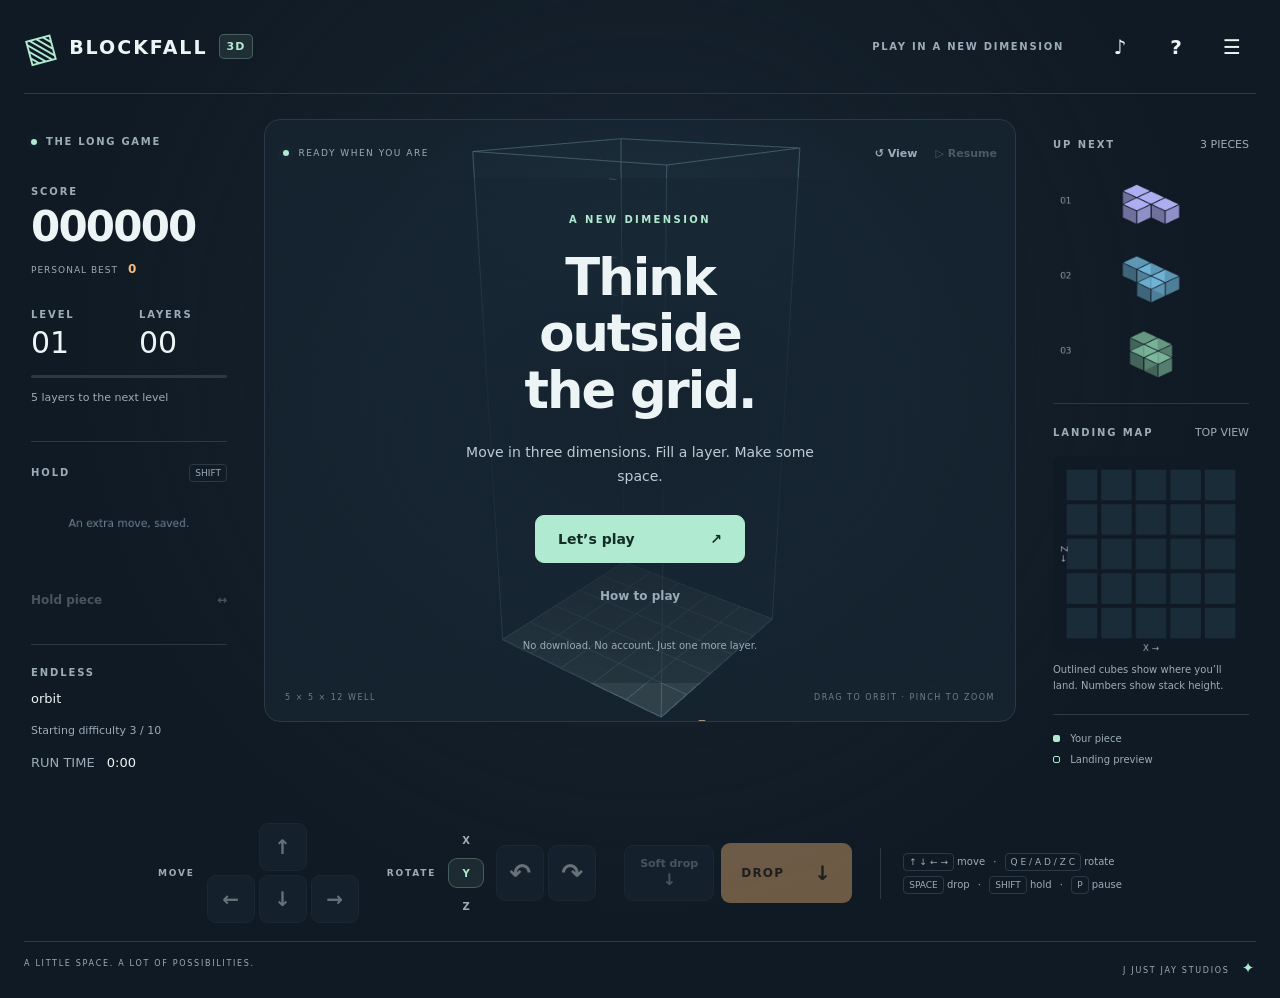
<file: blockfall3d/index.html>
<!doctype html>
<html lang="en">
<head>
<meta charset="utf-8"><meta name="viewport" content="width=device-width,initial-scale=1,viewport-fit=cover">
<meta name="theme-color" content="#101a24"><meta name="description" content="A new dimension in falling blocks. Move, turn and drop cubes through a true 3D well. Play free, online or offline.">
<title>Blockfall 3D · A new dimension</title>
<link rel="manifest" href="manifest.webmanifest"><link rel="icon" href="icon.svg" type="image/svg+xml"><link rel="apple-touch-icon" href="apple-touch-icon.png"><link rel="stylesheet" href="style.css">
</head>
<body>
<main id="app">
 <header class="topbar"><a class="wordmark" href="./" aria-label="Blockfall 3D home"><span class="brand-icon" aria-hidden="true">▧</span> BLOCKFALL <b>3D</b></a><div class="header-actions"><span class="local-tag">PLAY IN A NEW DIMENSION</span><button id="soundToggle" class="icon-btn" aria-label="Mute sound" title="Sound">♪</button><button id="helpButton" class="icon-btn" aria-label="How to play" title="How to play">?</button><button id="settingsButton" class="icon-btn" aria-label="Settings" title="Settings">☰</button></div></header>
 <section class="game-layout">
  <aside class="sidebar left-sidebar">
   <div class="section-kicker"><span class="live-dot"></span> THE LONG GAME</div>
   <div class="score-block"><span class="label">SCORE</span><strong id="score">000000</strong><span class="record-label">PERSONAL BEST <b id="best">0</b></span></div>
   <div class="stats-grid"><div><span class="label">LEVEL</span><strong id="level">01</strong></div><div><span class="label">LAYERS</span><strong id="layers">00</strong></div></div>
   <div class="level-track"><i id="levelProgress"></i></div><p class="muted small" id="levelHint">5 layers to the next level</p>
   <div class="held-section"><div class="section-heading"><span class="label">HOLD</span><kbd>SHIFT</kbd></div><canvas id="heldPreview" width="220" height="100" aria-label="Held piece: empty"></canvas><button id="holdButton" class="text-button" data-action="hold">Hold piece <span>↔</span></button></div>
   <div class="run-info"><span class="label" id="modeLabel">ENDLESS</span><p id="seedLabel">orbit</p><span class="muted small" id="difficultyLabel">Starting difficulty 3 / 10</span><p class="muted small">RUN TIME <b id="time">0:00</b></p></div>
  </aside>
  <section class="board-panel" aria-label="3D playing area">
   <div class="board-top"><span><i class="live-dot"></i> <span id="stateLabel">READY WHEN YOU ARE</span></span><div><button id="cameraReset" class="subtle-button" title="Restore camera">↺ View</button><button id="pauseButton" class="subtle-button" disabled>Ⅱ Pause</button></div></div>
   <div id="scene" tabindex="0" role="application" aria-label="3D block well. Arrow keys move; Q E, A D, Z C rotate; Space drops; Shift holds; P pauses." aria-describedby="keyboardHelp"></div>
   <div class="mobile-next"><span>NEXT</span><canvas id="mobileNext" width="240" height="70" aria-label="Next three pieces"></canvas></div>
   <div class="mobile-map"><span>LANDING MAP</span><canvas id="mobileMap" width="180" height="180" aria-label="Top view of your landing position"></canvas></div>
   <div id="renderError" hidden><h2>3D graphics are unavailable</h2><p>Try an up-to-date browser with hardware acceleration enabled. Your saved progress stays safe.</p><button onclick="location.reload()">Try again</button></div>
   <div class="board-caption"><span>5 × 5 × 12 WELL</span><span>DRAG TO ORBIT · PINCH TO ZOOM</span></div>
   <div id="overlay" class="overlay"><div class="overlay-card"><span class="eyebrow" id="overlayEyebrow">A NEW DIMENSION</span><h1 id="overlayTitle">Think outside<br>the grid.</h1><p id="overlayText">Move in three dimensions.<br>Fill a layer. Make some space.</p><button id="playButton" class="primary-button">Let’s play <span>↗</span></button><button id="overlaySecondary" class="text-button">How to play</button><span class="overlay-note" id="overlayNote">No download. No account. Just one more layer.</span></div></div>
   <div id="toast" role="status" aria-live="polite"></div>
  </section>
  <aside class="sidebar right-sidebar">
   <div class="section-heading"><span class="label">UP NEXT</span><span class="small muted">3 PIECES</span></div>
   <canvas id="nextPreview" width="220" height="270" aria-label="Next three pieces"></canvas>
   <div class="map-section"><div class="section-heading"><span class="label">LANDING MAP</span><span class="small muted">TOP VIEW</span></div><canvas id="topMap" width="200" height="200" aria-label="Top view of the well and landing footprint"></canvas><p class="muted small">Outlined cubes show where you’ll land. Numbers show stack height.</p></div>
   <div class="legend"><span><i class="legend-dot active-dot"></i> Your piece</span><span><i class="legend-dot ghost-dot"></i> Landing preview</span></div>
  </aside>
 </section>
 <section class="control-bar" aria-label="Game controls">
  <div class="move-controls"><span class="control-label">MOVE</span><div class="dpad"><button data-action="back" class="pad-up" aria-label="Move backward">↑</button><button data-action="left" class="pad-left" aria-label="Move left">←</button><button data-action="forward" class="pad-down" aria-label="Move forward">↓</button><button data-action="right" class="pad-right" aria-label="Move right">→</button></div></div>
  <div class="rotate-controls"><span class="control-label">ROTATE</span><div class="axis-buttons" role="group" aria-label="Rotation axis"><button data-axis="x" aria-pressed="false">X</button><button data-axis="y" aria-pressed="true">Y</button><button data-axis="z" aria-pressed="false">Z</button></div><div class="turn-buttons"><button data-action="counter" aria-label="Rotate counterclockwise">↶</button><button data-action="clockwise" aria-label="Rotate clockwise">↷</button></div></div>
  <div class="drop-controls"><button class="soft-button" data-action="soft">Soft drop <span>↓</span></button><button class="drop-button" data-action="drop">DROP <span>↓</span></button><button class="mobile-hold" data-action="hold">Hold ↔</button></div>
  <div class="keyboard-legend" id="keyboardHelp"><p><kbd>↑ ↓ ← →</kbd> move <span>·</span> <kbd>Q E / A D / Z C</kbd> rotate</p><p><kbd>SPACE</kbd> drop <span>·</span> <kbd>SHIFT</kbd> hold <span>·</span> <kbd>P</kbd> pause</p></div>
 </section>
 <footer><span>A LITTLE SPACE. A LOT OF POSSIBILITIES.</span><span>J JUST JAY STUDIOS <i>✦</i></span></footer>
</main>
<dialog id="settings" aria-labelledby="settingsTitle"><div class="dialog-head"><span class="eyebrow">MAKE IT YOURS</span><h2 id="settingsTitle">Game settings</h2></div><div class="dialog-body">
 <label>Game mode<select id="modeInput"><option value="endless">Endless · a fresh sequence each run</option><option value="seeded">Seeded challenge · repeat or share a sequence</option></select></label>
 <label id="seedField">Seed word<input id="seedInput" maxlength="100" autocomplete="off" autocapitalize="off" placeholder="e.g. orbit"><span class="helper">Same seed and difficulty. Same sequence.</span></label>
 <label for="difficultyInput">Starting difficulty <output id="difficultyOutput" for="difficultyInput">3 / 10</output><input id="difficultyInput" type="range" min="1" max="10" value="3"><span class="range-labels"><span>Room to think</span><span>Think fast</span></span></label>
 <label class="check-label"><input id="soundInput" type="checkbox">Sound effects</label><label class="check-label"><input id="motionInput" type="checkbox">Reduce motion</label>
 <p class="helper">Mode, seed and difficulty apply when you start a new run. Sound and motion apply when you save settings.</p>
 <details><summary>Records &amp; history</summary><div id="historyList"></div></details>
 <details><summary>Save &amp; reset</summary><div class="button-row"><button id="exportButton">Export save</button><button id="importButton">Import save</button></div><input id="importFile" type="file" accept="application/json,.json" hidden><button id="restartButton" class="wide-button">Restart current run</button><p class="helper">Start this sequence again. Records and settings stay.</p><button id="resetButton" class="danger-button">Reset everything</button><p class="helper">Erase Blockfall 3D games, settings, records and history in this browser. Export a backup first.</p></details>
 <button id="shareButton" class="wide-button">Share this challenge ↗</button><p id="settingsFeedback" role="status"></p>
 </div><div class="dialog-footer"><button id="cancelSettings">Cancel</button><button id="saveSettings">Save settings</button><button id="newRunButton" class="primary-button">New run ↗</button></div></dialog>
<dialog id="help" aria-labelledby="helpTitle"><div class="dialog-head"><span class="eyebrow">A DIFFERENT WAY TO DROP</span><h2 id="helpTitle">Make room in 3D.</h2></div><div class="dialog-body help-body"><div class="help-step"><b>01</b><div><h3>Find your space.</h3><p>Move your piece left, right, forward and backward through a 5 × 5 well. Drag the well to look around; the floor’s X and Z arrows keep you oriented.</p></div></div><div class="help-step"><b>02</b><div><h3>Turn things around.</h3><p>Select an axis and turn in either direction. X and Z tip your piece; Y spins it flat. Lower a piece a little if the ceiling prevents a turn.</p></div></div><div class="help-step"><b>03</b><div><h3>Clear an entire layer.</h3><p>Fill all 25 spaces in a horizontal layer to clear it. The layers above move down. The ghost and top-down map show where your piece will land.</p></div></div><p>You can hold one piece each turn. Soft drop lowers it one cell; Drop sends it straight to its landing position. The game ends when a new piece has no room to appear.</p><p>Clear five layers to level up. Layers score 100 / 300 / 500 / 800 points for one / two / three / four at once, multiplied by your level. Soft drops earn 1 point per cell; hard drops earn 2.</p><p>Keyboard: arrows move; Q/E turn X, A/D turn Y, Z/C turn Z. Space drops, Shift holds, Enter starts or resumes, P pauses. Hold B to soft-drop.</p><p class="helper">Leaving the page pauses the game. Saved games always reopen paused. Camera movement never moves a piece.</p></div><div class="dialog-footer"><button id="closeHelp" class="primary-button">Got it ↗</button></div></dialog>
<dialog id="shareDialog" aria-labelledby="shareTitle"><div class="dialog-head"><h2 id="shareTitle">Send a little challenge.</h2></div><div class="dialog-body"><label>Challenge link<textarea id="shareText" readonly rows="4"></textarea></label><p id="shareFeedback" role="status">Copy this link and send it to a friend.</p></div><div class="dialog-footer"><button id="closeShare">Close</button><button id="copyShare" class="primary-button">Copy link</button></div></dialog>
<dialog id="confirmDialog" aria-labelledby="confirmTitle" aria-describedby="confirmMessage"><div class="dialog-head"><span class="eyebrow">BEFORE YOU CONTINUE</span><h2 id="confirmTitle">Make this change?</h2></div><div class="dialog-body"><p id="confirmMessage"></p></div><div class="dialog-footer"><button id="confirmCancel" autofocus>Keep current game</button><button id="confirmAccept" class="primary-button">Confirm change</button></div></dialog>
<div id="storageNotice" hidden role="alert"></div><div class="sr-only" id="announce" aria-live="polite"></div>
<script src="vendor/three.min.js"></script><script type="module" src="app.mjs"></script>
</body></html>
</file>
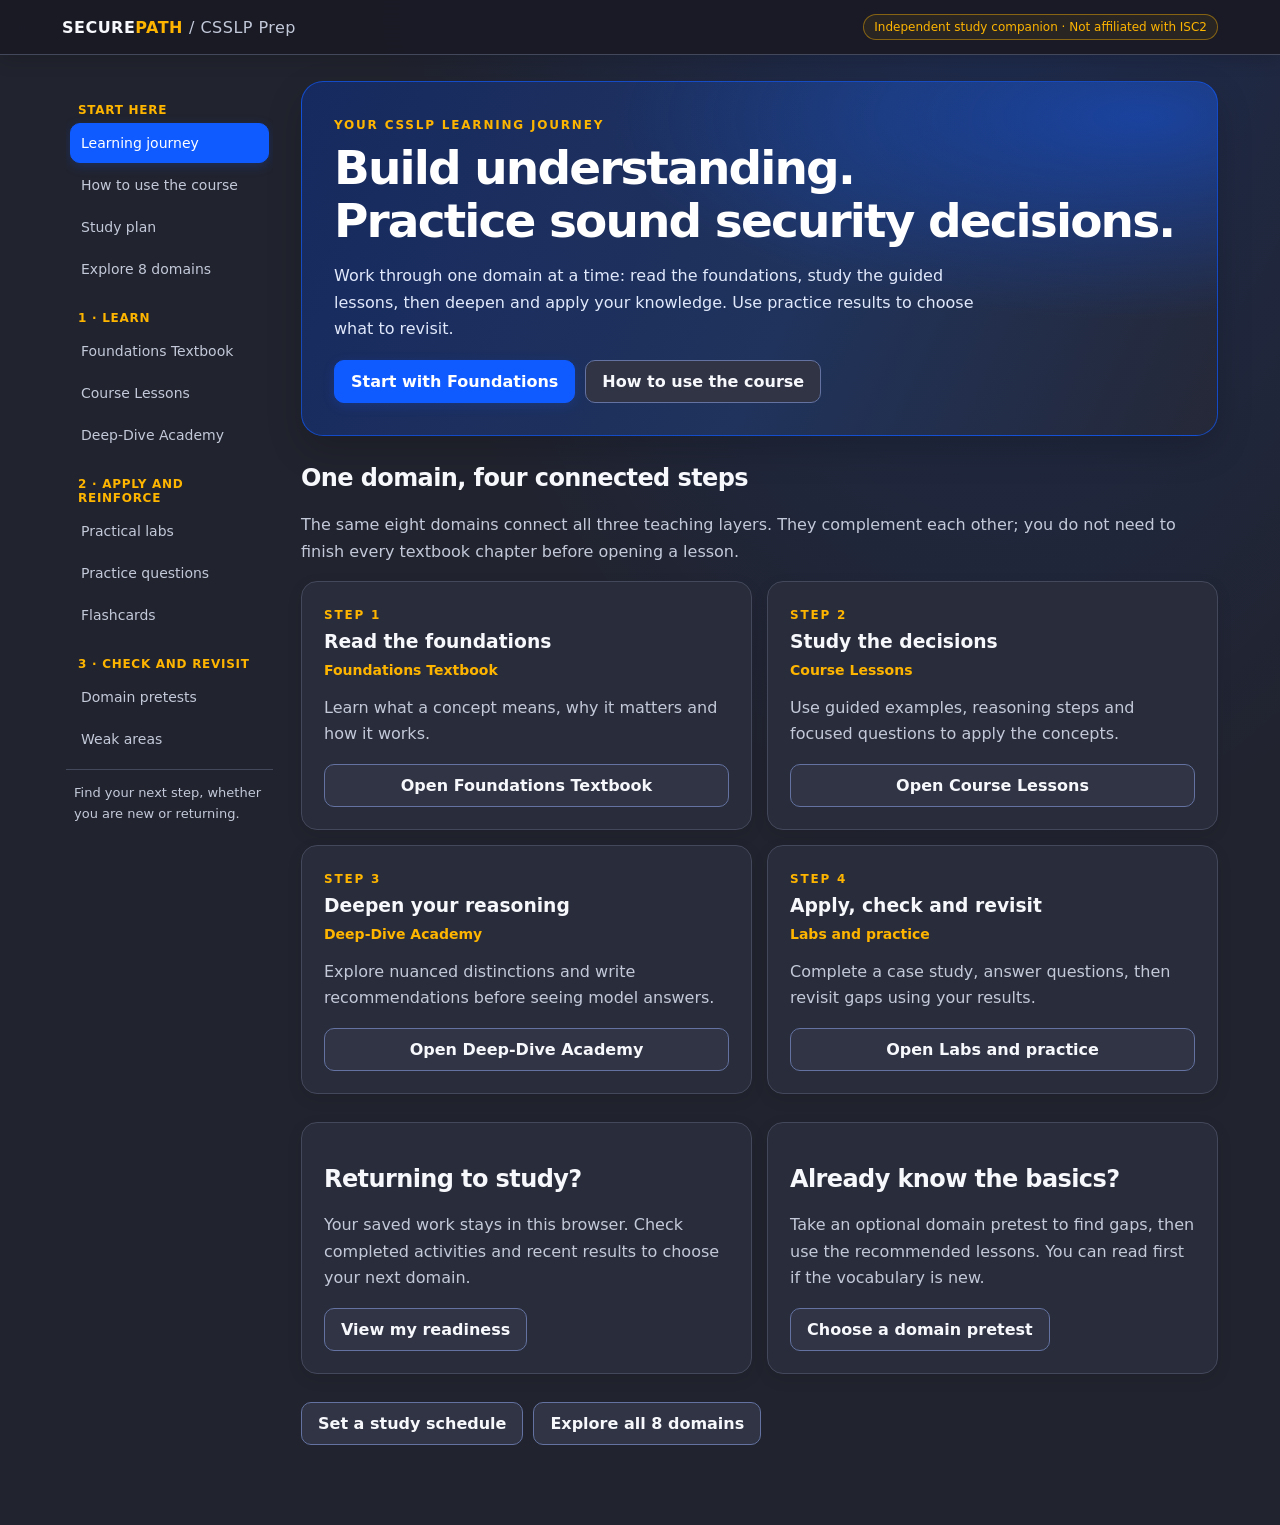
<file: csslpprep/index.html>
<!doctype html>
<html lang="en"><head><meta charset="utf-8">
<meta http-equiv="Content-Security-Policy" content="default-src 'none'; script-src 'self'; style-src 'self' 'unsafe-inline'; img-src 'self'; base-uri 'none'; form-action 'none'">
<meta name="referrer" content="no-referrer"><meta name="viewport" content="width=device-width,initial-scale=1"><meta name="theme-color" content="#21232E"><title>CSSLP Prep | Secure Software Leadership</title>
<style>
:root{font-family:Inter,system-ui,-apple-system,Segoe UI,sans-serif;color:#eaf0f8;background:#0b1424}*{box-sizing:border-box}body{margin:0;background:radial-gradient(circle at 85% 0%,#193b4b 0,transparent 34%),#0b1424}button,input,select{font:inherit}button{cursor:pointer}a{color:#78e5d0}header{border-bottom:1px solid #26354b;background:#101d30e8;position:sticky;top:0;z-index:3;backdrop-filter:blur(14px)}.top{max-width:1200px;margin:auto;display:flex;align-items:center;justify-content:space-between;padding:14px 22px;gap:12px}.brand{font-weight:850;letter-spacing:.03em}.brand span{color:#72ddc6}.pill{font-size:12px;color:#a6d7d2;border:1px solid #346b68;border-radius:100px;padding:5px 10px}.shell{max-width:1200px;margin:0 auto;padding:26px 22px 80px;display:grid;grid-template-columns:215px minmax(0,1fr);gap:24px}nav{position:sticky;top:85px;align-self:start;display:grid;gap:8px}nav button{border:0;background:transparent;color:#b4c3d7;text-align:left;padding:12px 14px;border-radius:10px}nav button.active,nav button:hover{background:#1d3547;color:#fff}main{min-width:0}h1{font-size:clamp(29px,4.5vw,47px);line-height:1.13;letter-spacing:-.04em;margin:8px 0 16px}h2{font-size:24px;letter-spacing:-.025em}h3{margin:0 0 8px}p{line-height:1.65;color:#b6c5d7}.eyebrow{text-transform:uppercase;color:#7ce1d0;font-size:12px;letter-spacing:.15em;font-weight:800}.hero{padding:32px;border:1px solid #31515c;border-radius:22px;background:linear-gradient(125deg,#163a49,#16253d 65%,#1d2641)}.hero p{max-width:660px}.actions{display:flex;gap:10px;flex-wrap:wrap;margin-top:18px}.btn{border:1px solid #36556b;border-radius:10px;background:#1b3246;color:#f1f8ff;padding:11px 16px;font-weight:650}.btn.primary{background:#6ee0c5;color:#092c31;border-color:#6ee0c5}.btn:hover{filter:brightness(1.14)}.btn:disabled{opacity:.5;cursor:not-allowed}.grid{display:grid;grid-template-columns:repeat(2,minmax(0,1fr));gap:15px}.card{border:1px solid #2b3c54;border-radius:16px;padding:22px;background:#132237}.card:hover{border-color:#3c6674}.muted{color:#90a6ba}.small{font-size:13px}.stat{font-size:30px;font-weight:850;color:#83e6d1}.meter{height:8px;background:#29384b;border-radius:10px;overflow:hidden;margin:12px 0}.meter>div{height:100%;background:#6ce0c3;border-radius:10px}.tag{font-size:12px;color:#8de3d4;background:#173e45;padding:5px 9px;border-radius:7px;display:inline-block}.section{margin:28px 0}.domain{display:flex;justify-content:space-between;align-items:start;gap:12px}.domain h3{font-size:17px}.domain p{margin:6px 0}.detail{background:#0e1c2e;padding:17px;border:1px solid #314458;border-radius:12px;margin-top:15px}.detail p{margin:7px 0}.options{display:grid;gap:10px;margin:17px 0}.option{display:flex;gap:11px;align-items:flex-start;padding:15px;border:1px solid #35485f;border-radius:12px;background:#15283c;color:#e5effa;text-align:left;width:100%}.option.selected{border-color:#78e6d0;background:#214b51}.option.correct{border-color:#55d2a0;background:#18473e}.option.wrong{border-color:#ee907e;background:#4b2935}.explain{background:#183b3b;border-left:3px solid #75dfc5;border-radius:7px;padding:17px;margin-top:15px;line-height:1.6}.lesson{border-left:3px solid #5fcab9;padding:0 0 0 18px;margin:19px 0}.lesson strong{color:#e9f6ff}.field{padding:11px;background:#122238;border:1px solid #36516a;border-radius:10px;color:white;max-width:100%}.review{display:flex;justify-content:space-between;gap:12px;align-items:center}.source{font-size:13px;color:#a5bbce;margin-top:24px}.focus{border:1px solid #4e706d;border-radius:12px;background:#15343c;padding:18px}.barrow{display:flex;align-items:center;justify-content:space-between;gap:12px;margin:9px 0}.barrow .meter{flex:1;margin:0;max-width:260px}.warning{background:#332c27;border:1px solid #76563d;border-radius:10px;padding:14px;color:#f2d4b5}.hide{display:none}@media(max-width:800px){.shell{display:block;padding:16px 13px 65px}nav{position:static;display:flex;overflow-x:auto;margin-bottom:18px;padding-bottom:8px}nav button{white-space:nowrap;flex:none}.top{padding:12px 14px}.grid{grid-template-columns:1fr}.hero{padding:24px 20px}.card{padding:18px}.pill{display:none}} 
.flashcard{min-height:200px;display:grid;place-items:center;text-align:center;background:#1b3948;border:1px solid #55938f;border-radius:16px;padding:24px;cursor:pointer}.lesson details{border-top:1px solid #30495b;padding:12px 0}.lesson summary{cursor:pointer;color:#8ee7d6;font-weight:700}.timer{font-size:17px;font-weight:800;color:#8ee7d6;font-variant-numeric:tabular-nums}.study-block:hover,.study-block:focus-visible{border-color:#6ee0c5;background:#1b3548;outline:2px solid #6ee0c5;outline-offset:2px}.study-block:active{transform:scale(.99)}</style><link rel="stylesheet" href="./course-guide.css"><link rel="stylesheet" href="./course-theme.css"></head><body><header><div class="top"><div class="brand">SECURE<span>PATH</span> <span style="font-weight:400;color:#C3C9D9">/ CSSLP Prep</span></div><span class="pill">Independent study companion · Not affiliated with ISC2</span></div></header>
<a class="skip-link" href="#app">Skip to course content</a><div class="shell"><aside class="course-menu" id="courseMenu"><button class="btn menu-toggle" id="menuToggle" aria-controls="nav" aria-expanded="false" data-action="toggleCourseMenu">Course menu <span id="currentPage"></span></button><nav id="nav" aria-label="Course learning journey"></nav><p class="nav-help small" id="navHelp" aria-hidden="true"></p></aside><main id="app" tabindex="-1"><noscript>Enable JavaScript to use the interactive course.</noscript></main></div>
<script src="./expanded-content.js"></script>
<script src="./question-bank.js"></script>
<script src="./study-material.js"></script>
<script src="./textbook.js"></script>
<script src="./advanced-course.js"></script>
<script src="./practical-labs.js"></script>
<p id="progressNotice" class="warning progress-notice" role="status" hidden></p>
<script src="./course-progress.js"></script>
<script src="./course-app.js"></script>
<script src="./course-guide.js"></script>
<script src="./course-events.js"></script>
</body></html>
</file>
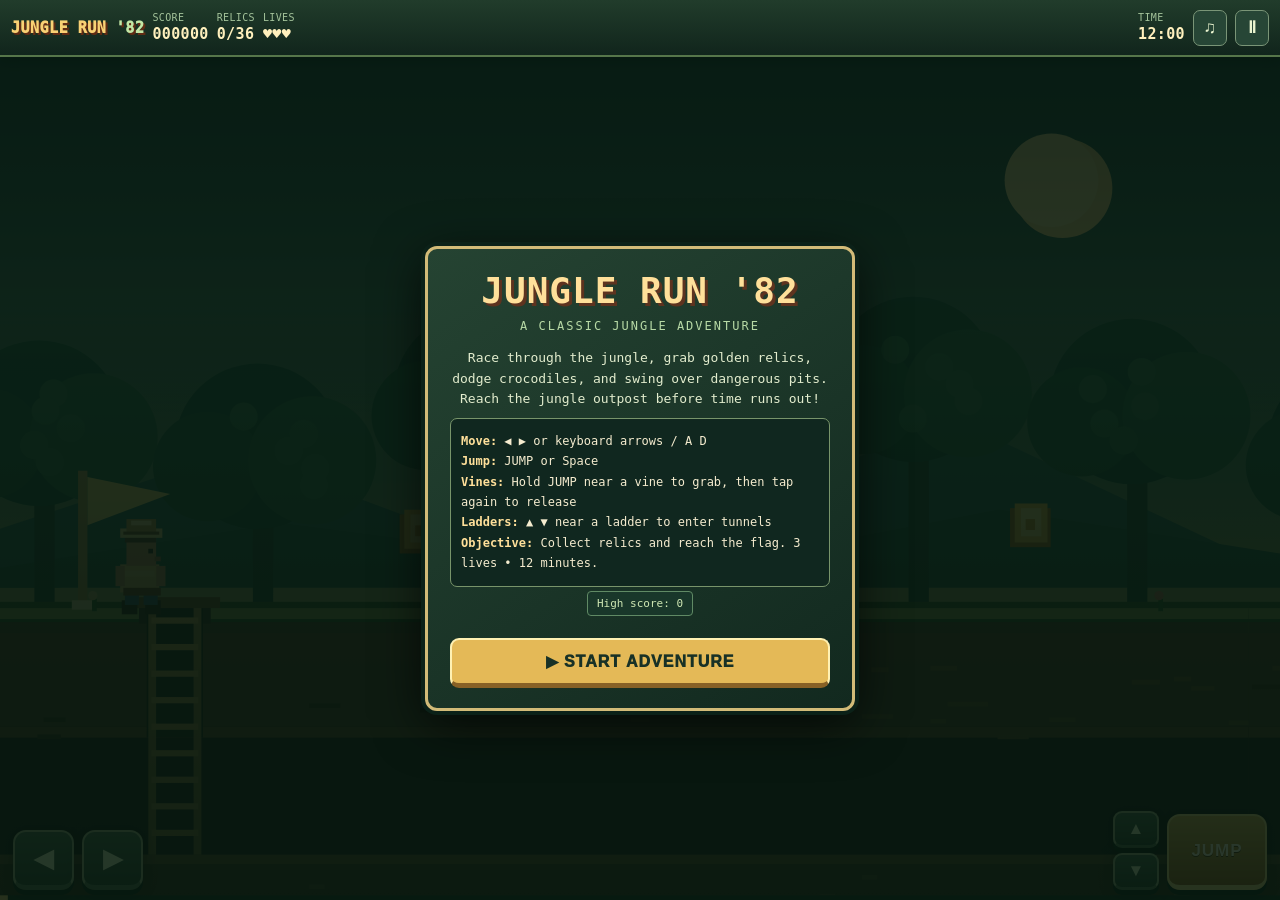
<file: pitfall/index.html>
<!DOCTYPE html>
<html lang="en">
<head>
<meta charset="utf-8">
<meta name="viewport" content="width=device-width,initial-scale=1,maximum-scale=1,user-scalable=no,viewport-fit=cover">
<meta name="theme-color" content="#10251c">
<meta name="apple-mobile-web-app-capable" content="yes">
<meta name="mobile-web-app-capable" content="yes">
<title>Jungle Run '82 — Retro Adventure</title>
<style>
:root{--mint:#c7f4a2;--gold:#f9d174;--ink:#091a16;--edge:#73927b}
*{box-sizing:border-box;-webkit-tap-highlight-color:transparent}
html,body{margin:0;width:100%;height:100%;overflow:hidden;background:#091712;color:#f5eccf;font-family:ui-monospace,SFMono-Regular,Consolas,monospace;overscroll-behavior:none;touch-action:none;user-select:none;-webkit-user-select:none}
.shell{display:flex;flex-direction:column;width:100%;height:100dvh;max-height:100dvh;overflow:hidden;background:#10241b}
.topbar{position:relative;z-index:3;flex:none;display:flex;align-items:center;gap:8px;min-height:57px;padding:7px 11px;padding-top:max(7px,env(safe-area-inset-top));background:linear-gradient(180deg,#213c2b,#11251c);border-bottom:2px solid #56764a;box-shadow:0 2px 12px #03180baa}
.logo{font-size:15px;font-weight:1000;letter-spacing:.5px;color:var(--gold);text-shadow:2px 2px #612b14;white-space:nowrap}
.stat{font-size:10px;line-height:1.1;color:#a4c39b;text-transform:uppercase;letter-spacing:.35px;white-space:nowrap}
.stat b{display:block;color:#fff0bd;font-size:15px;margin-top:3px;font-variant-numeric:tabular-nums}
.spacer{flex:1;min-width:0}
.iconbtn{flex:none;min-width:34px;height:36px;border:1px solid #7a9577;border-radius:7px;background:#274636;color:#ebf5d0;font-size:17px;font-weight:800;cursor:pointer}
.iconbtn:active{background:#5a7f55}
.stage{position:relative;min-height:0;flex:1;overflow:hidden;background:#193e37}
canvas{display:block;width:100%;height:100%;touch-action:none;image-rendering:pixelated}
.toast{position:absolute;left:50%;top:12px;transform:translateX(-50%);z-index:2;pointer-events:none;background:#0c241cd9;border:1px solid #b6c5876b;border-radius:99px;color:#f1e5aa;padding:8px 13px;font-size:11px;white-space:nowrap;opacity:0;transition:opacity .2s}
.toast.show{opacity:1}
.pad{position:absolute;left:0;right:0;bottom:0;z-index:2;padding:10px max(13px,env(safe-area-inset-right)) max(10px,env(safe-area-inset-bottom)) max(13px,env(safe-area-inset-left));pointer-events:none;display:flex;align-items:end;justify-content:space-between;gap:8px}
.pad .cluster{display:flex;align-items:end;gap:8px;pointer-events:auto}
.pad .vertical{display:flex;flex-direction:column;gap:5px}
.ctrl{touch-action:none;pointer-events:auto;display:grid;place-items:center;border:2px solid #a0b58a;border-bottom:5px solid #547252;background:linear-gradient(#46674d,#274331);color:#e7f8c9;border-radius:13px;min-width:61px;height:60px;font-size:25px;font-weight:900;box-shadow:0 5px 0 #071b13,0 0 14px #0007;cursor:pointer;outline:none;user-select:none}
.ctrl.small{min-width:46px;height:37px;font-size:17px;border-radius:9px;border-bottom-width:3px}
.ctrl.jump{width:100px;height:76px;background:linear-gradient(#dbb658,#996523);border-color:#f5d984;color:#fff6da;font-size:17px;letter-spacing:1px;text-shadow:0 1px #503512}
.ctrl.pressed,.ctrl:active{transform:translateY(3px);border-bottom-width:2px;filter:brightness(1.3)}
.footerhint{display:none}
.overlay{position:absolute;inset:0;z-index:4;display:flex;align-items:center;justify-content:center;background:#06180edb;padding:15px}
.overlay.hidden{display:none}
.panel{max-width:430px;width:min(100%,430px);max-height:100%;overflow:auto;padding:21px 22px 20px;background:linear-gradient(145deg,#254332,#12291f);border:3px solid #d2bb78;border-radius:12px;box-shadow:0 0 0 4px #0b2118,0 12px 50px #000b;text-align:center}
.panel h1{margin:0 0 8px;font-size:clamp(25px,6vw,36px);letter-spacing:1px;color:#ffe09a;text-shadow:3px 3px #5e331f}
.panel .subtitle{color:#b8daa6;font-size:12px;margin-bottom:15px;letter-spacing:2px;text-transform:uppercase}
.panel p{font-size:13px;line-height:1.55;color:#e3edce;margin:9px 0}
.panel .instructions{padding:12px 10px;border:1px solid #78946a;border-radius:7px;background:#10271f;font-size:12px;line-height:1.7;text-align:left}
.panel .instructions b{color:#ffe09a}
.primary{display:block;margin:18px auto 0;width:100%;border:2px solid #fff1b3;border-bottom:5px solid #886126;border-radius:9px;background:#e4b957;color:#183126;padding:12px;font-weight:1000;font-size:16px;letter-spacing:1px;cursor:pointer}
.primary:active{transform:translateY(2px);border-bottom-width:3px}
.secondary{border:0;background:transparent;color:#c9e3b1;padding:10px;cursor:pointer;text-decoration:underline}
.badge{display:inline-block;border-radius:4px;border:1px solid #608a65;padding:5px 9px;margin:4px 2px;background:#19372a;font-size:11px;color:#cfe7b3}
@media(max-width:680px){.topbar{gap:5px;padding-left:7px;padding-right:7px}.logo{font-size:12px}.stat{font-size:9px}.stat b{font-size:13px}.iconbtn{min-width:30px;height:33px;font-size:16px}}
@media(orientation:portrait){.stage{height:min(62dvh,550px);flex:none}.pad{position:relative;flex:1;align-items:center;padding:12px 19px max(18px,env(safe-area-inset-bottom));background:radial-gradient(ellipse at center,#284c34,#0b2118 76%);border-top:3px solid #63805b}.ctrl{min-width:65px;height:67px}.ctrl.small{height:43px;min-width:48px}.ctrl.jump{width:108px;height:90px}.footerhint{display:block;position:absolute;top:10px;left:0;right:0;text-align:center;font-size:10px;color:#83a187;letter-spacing:1.1px}.panel{padding:15px}.panel p{font-size:12px;margin:7px 0}.panel .instructions{font-size:11px;padding:7px 9px}.primary{margin-top:12px}}
@media(orientation:landscape) and (max-height:430px){.topbar{min-height:40px;padding-top:3px;padding-bottom:3px}.stat b{font-size:12px}.pad{padding-bottom:5px}.ctrl{height:49px;min-width:55px}.ctrl.small{height:29px;min-width:40px}.ctrl.jump{height:57px;width:85px}.panel{padding:10px 20px}.panel h1{font-size:23px}.panel p{margin:4px 0}.panel .instructions{padding:5px;font-size:10px}.primary{margin:8px auto 0;padding:7px}}
</style>
</head>
<body>
<div class="shell">
<header class="topbar" aria-label="Game status">
<div class="logo">JUNGLE RUN <span style="color:#c2e7a6">'82</span></div>
<div class="stat">Score<b id="score">000000</b></div>
<div class="stat">Relics<b id="relicCount">0/36</b></div>
<div class="stat">Lives<b id="lives">♥♥♥</b></div>
<div class="spacer"></div>
<div class="stat">Time<b id="clock">12:00</b></div>
<button class="iconbtn" id="audioBtn" aria-label="Toggle sound" title="Sound">♫</button>
<button class="iconbtn" id="pauseBtn" aria-label="Pause game" title="Pause">Ⅱ</button>
</header>
<div class="stage" id="stage">
<canvas id="game" aria-label="Playable jungle adventure game"></canvas>
<div id="toast" class="toast" role="status"></div>
<div class="overlay" id="overlay">
<div class="panel">
<h1 id="panelTitle">JUNGLE RUN '82</h1>
<div class="subtitle" id="panelSub">A classic jungle adventure</div>
<p id="panelMessage">Race through the jungle, grab golden relics, dodge crocodiles, and swing over dangerous pits. Reach the jungle outpost before time runs out!</p>
<div class="instructions" id="instructions"><b>Move:</b> ◀ ▶ or keyboard arrows / A D<br><b>Jump:</b> JUMP or Space<br><b>Vines:</b> Hold JUMP near a vine to grab, then tap again to release<br><b>Ladders:</b> ▲ ▼ near a ladder to enter tunnels<br><b>Objective:</b> Collect relics and reach the flag. 3 lives • 12 minutes.</div>
<div id="resultBadges"></div>
<button id="mainBtn" class="primary">▶ START ADVENTURE</button>
<button id="extraBtn" class="secondary" style="display:none">New game</button>
</div>
</div>
</div>
<div class="pad" id="pad">
<div class="footerhint">TOUCH CONTROLS · ROTATE FOR A WIDER VIEW</div>
<div class="cluster"><button class="ctrl" data-key="left" aria-label="Move left">◀</button><button class="ctrl" data-key="right" aria-label="Move right">▶</button></div>
<div class="cluster"><div class="vertical"><button class="ctrl small" data-key="up" aria-label="Climb up">▲</button><button class="ctrl small" data-key="down" aria-label="Climb down">▼</button></div><button class="ctrl jump" data-key="jump" aria-label="Jump or grab vine">JUMP</button></div>
</div>
</div>
<script>
(()=>{'use strict';
const canvas=document.getElementById('game'),c=canvas.getContext('2d',{alpha:false}),stage=document.getElementById('stage');
const el=id=>document.getElementById(id);
const GROUND=357,FLOOR=511,TUNNEL_TOP=429,HERO_W=26,HERO_H=43,ZONE=800,ZONES=18,WORLD=ZONES*ZONE,END=WORLD-165;
const GRAVITY=1380,SPEED=255,JUMP=-590,CLIMB=200,DURATION=720;
const types=['logs','pit','fire','pond','logs','pit','fire','pond','pit','logs','pond','fire','pit','logs','pond','pit','fire','logs'];
let viewW=960,camera=0,clock=0,elapsed=0,state='ready',remaining=DURATION,score=0,lives=3,collected=0,high=0,checkpoint=90,last=0,muted=false,lastStamp=0,flash=0,toastUntil=0,audio=null;
let player=null;const keys={left:false,right:false,up:false,down:false,jump:false};let jumpQueued=false;let treasures=[],hazards=[],ladders=[],flags=[],vines=[],scorpions=[];
const fract=x=>x-Math.floor(x),rand=n=>fract(Math.sin(n*127.1+8.71)*43758.5453);
function initWorld(){hazards=[];ladders=[];flags=[];vines=[];scorpions=[];treasures=[];
for(let i=0;i<ZONES;i++){
 const x=i*ZONE,ty=types[i],hx=x+430+(i%3)*29;
 const w=ty==='pit'?(i%2?129:115):ty==='pond'?158:ty==='logs'?30:35;
 hazards.push({type:ty,x:hx,w,zone:i,phase:i*.83});
 ladders.push({x:x+112});
 if(i%3===0)flags.push({x:x+53,idx:i});
 if(ty==='pit'||ty==='pond')vines.push({x:hx,y:68,len:259,phase:i*.73+0.3,idx:i});
 if(i%2===1)scorpions.push({x:x+485,phase:i*1.7,idx:i});
 treasures.push({x:x+269,y:GROUND-50,value:1000,kind:i%4===0?'gold':'silver',taken:false,layer:'surface'});
 treasures.push(i%3===1?
 {x:x+640,y:FLOOR-52,value:1500,kind:'gold',taken:false,layer:'tunnel'}:
 {x:x+660,y:GROUND-57,value:2000,kind:'gold',taken:false,layer:'surface'});
 }
}
function reset(){initWorld();player={x:90,y:GROUND-HERO_H,vy:0,vx:0,onGround:true,mode:'surface',climbX:0,climbDir:0,rope:null,invuln:0,facing:1,step:0,canGrabAt:0};
 checkpoint=90;score=0;lives=3;collected=0;remaining=DURATION;elapsed=0;clock=0;flash=0;camera=0;jumpQueued=false;for(const k in keys)keys[k]=false;updateHUD();state='playing';closeOverlay();sound('start');}
function readHigh(){try{high=Number(localStorage.getItem('jungle_run_82_best'))||0}catch(e){high=0}}
function writeHigh(){if(score>high){high=score;try{localStorage.setItem('jungle_run_82_best',String(high))}catch(e){}}}
function updateHUD(){el('score').textContent=String(score).padStart(6,'0');el('relicCount').textContent=collected+'/'+treasures.length;el('lives').textContent='♥'.repeat(lives)||'—';const s=Math.max(0,Math.ceil(remaining));el('clock').textContent=Math.floor(s/60)+':'+String(s%60).padStart(2,'0');el('clock').style.color=remaining<60?'#ff8c76':'#fff0bd';}
function resize(){const r=stage.getBoundingClientRect();const d=Math.min(2,window.devicePixelRatio||1);canvas.width=Math.max(1,Math.round(r.width*d));canvas.height=Math.max(1,Math.round(r.height*d));viewW=540*(r.width/Math.max(1,r.height));c.imageSmoothingEnabled=false;}
function showToast(message,seconds=2){const t=el('toast');t.textContent=message;t.classList.add('show');toastUntil=performance.now()+seconds*1000;}
function closeOverlay(){el('overlay').classList.add('hidden')}
function showOverlay(title,sub,msg,button,showInfo=false){el('panelTitle').textContent=title;el('panelSub').textContent=sub;el('panelMessage').textContent=msg;el('mainBtn').textContent=button;el('instructions').style.display=showInfo?'block':'none';el('overlay').classList.remove('hidden');}
function pause(){if(state!=='playing')return;state='paused';showOverlay('PAUSED','The jungle can wait','Resume your expedition whenever you’re ready.','▶ RESUME');el('resultBadges').innerHTML='<span class="badge">Best score: '+high.toLocaleString()+'</span>';el('extraBtn').style.display='inline-block';}
function resume(){if(state!=='paused')return;state='playing';closeOverlay();}
function endGame(win){if(state!=='playing')return;state=win?'won':'lost';if(win){score+=Math.ceil(remaining)*10+Math.max(0,lives)*1000;sound('win')}else sound('lose');writeHigh();updateHUD();const s=win?'Expedition complete!':'Expedition over';showOverlay(win?'YOU MADE IT!':'GAME OVER',s,win?'You reached the outpost! Remaining time and lives were converted into bonus points.':'The jungle got the better of you. Try a different route and grab more relics.','↻ PLAY AGAIN');el('resultBadges').innerHTML='<span class="badge">Score: '+score.toLocaleString()+'</span><span class="badge">Relics: '+collected+'/'+treasures.length+'</span><span class="badge">Best: '+high.toLocaleString()+'</span>';el('extraBtn').style.display='none';}
function ensureAudio(){if(muted)return null;try{if(!audio)audio=new (window.AudioContext||window.webkitAudioContext)();if(audio.state==='suspended')audio.resume();return audio}catch(e){return null}}
function beep(f=550,len=.075,type='square',vol=.035,delay=0){const a=ensureAudio();if(!a)return;try{const o=a.createOscillator(),g=a.createGain(),t=a.currentTime+delay;o.type=type;o.frequency.setValueAtTime(f,t);g.gain.setValueAtTime(vol,t);g.gain.exponentialRampToValueAtTime(.0001,t+len);o.connect(g);g.connect(a.destination);o.start(t);o.stop(t+len+.02)}catch(e){}}
function sound(name){if(name==='coin'){beep(850,.065);beep(1230,.12,'square',.033,.07)}else if(name==='jump')beep(345,.115,'triangle',.038);else if(name==='grab')beep(740,.12,'triangle',.04);else if(name==='hurt'){beep(215,.28,'sawtooth',.06);beep(140,.25,'sawtooth',.04,.1)}else if(name==='checkpoint'){beep(580,.12);beep(880,.14,'square',.035,.13)}else if(name==='win'){[523,659,784,1047].forEach((f,i)=>beep(f,.24,'square',.037,i*.15))}else if(name==='lose'){[400,300,200].forEach((f,i)=>beep(f,.2,'sawtooth',.05,i*.18))}else if(name==='start'){beep(570,.1);beep(760,.13,'square',.04,.12)}}
function hurt(reason){if(!player||player.invuln>0||state!=='playing')return;lives--;score=Math.max(0,score-250);flash=.5;sound('hurt');if(lives<=0){endGame(false);return;}player.x=checkpoint;player.y=GROUND-HERO_H;player.vy=0;player.vx=0;player.onGround=true;player.mode='surface';player.rope=null;player.invuln=2.1;player.canGrabAt=clock+1;showToast(reason+' · '+lives+' lives left',2.1);updateHUD();}
const gapAt=x=>{for(const h of hazards){if((h.type==='pit'||h.type==='pond')&&x>h.x-h.w/2&&x<h.x+h.w/2)return h}return null};
const nearLadder=x=>ladders.find(l=>Math.abs(l.x-x)<29);
function vinePos(v){const phase=clock*1.52+v.phase;const angle=Math.sin(phase)*.85;return {x:v.x+Math.sin(angle)*v.len,y:v.y+Math.cos(angle)*v.len,angle,vx:Math.cos(angle)*v.len*.85*1.52*Math.cos(phase)}}
function attemptJump(){if(!player||state!=='playing')return;if(player.rope){const v=vinePos(player.rope);player.rope=null;player.mode='surface';player.vx=Math.max(-360,Math.min(360,v.vx));player.vy=-355;player.onGround=false;player.canGrabAt=clock+.45;sound('jump');return;}if(player.mode==='surface'&&player.onGround){player.vy=JUMP;player.onGround=false;sound('jump');}}
function update(dt){clock+=dt;elapsed+=dt;remaining-=dt;if(remaining<=0){remaining=0;endGame(false);return;}if(player.invuln>0)player.invuln=Math.max(0,player.invuln-dt);if(flash>0)flash=Math.max(0,flash-dt);
 if(jumpQueued){attemptJump();jumpQueued=false;}
 const dx=(keys.right?1:0)-(keys.left?1:0);
 if(player.rope){const v=vinePos(player.rope);player.x=v.x;player.y=v.y-13;player.vx=v.vx;player.vy=0;player.facing=v.vx>=0?1:-1;player.onGround=false;}
 else if(player.mode==='climb'){
  player.x=player.climbX;player.y+=player.climbDir*CLIMB*dt;
  if(player.climbDir>0 && player.y+HERO_H>=FLOOR){player.mode='tunnel';player.y=FLOOR-HERO_H;player.onGround=true;showToast('Underground passage',1.3)}
  if(player.climbDir<0 && player.y+HERO_H<=GROUND){player.mode='surface';player.y=GROUND-HERO_H;player.onGround=true;showToast('Back to the jungle',1.3)}
 }
 else if(player.mode==='tunnel'){
  const ladder=nearLadder(player.x);if(keys.up&&ladder){player.mode='climb';player.climbX=ladder.x;player.climbDir=-1;player.onGround=false;}
  else{player.x+=dx*SPEED*dt;player.vx=dx*SPEED;player.y=FLOOR-HERO_H;player.onGround=true;}
 }
 else {
  const ladder=nearLadder(player.x);
  if(keys.down&&ladder&&player.onGround){player.mode='climb';player.climbX=ladder.x;player.climbDir=1;player.onGround=false;}
  else {
   if(dx!==0){player.vx=dx*SPEED;player.facing=dx;}
   else player.vx*=.8;
   player.x+=(dx?dx*SPEED:Math.abs(player.vx)>30?player.vx*.07:0)*dt;
   const oldFoot=player.y+HERO_H;player.vy+=GRAVITY*dt;player.y+=player.vy*dt;
   const gap=gapAt(player.x);
   if(!gap&&player.vy>=0&&oldFoot<=GROUND+12&&player.y+HERO_H>=GROUND){player.y=GROUND-HERO_H;player.vy=0;player.onGround=true;}
   else player.onGround=false;
   if(gap&&player.y+HERO_H>GROUND+(gap.type==='pond'?5:85)){hurt(gap.type==='pond'?'Crocodile pool':'Fell in a pit');return;}
   if(player.y>540){hurt('Fell into the jungle');return;}
   if(keys.jump&&clock>player.canGrabAt&&!player.onGround){
    for(const v of vines){if(Math.abs(v.x-player.x)>260)continue;const q=vinePos(v),dist=Math.hypot(q.x-player.x,q.y-(player.y+11));if(dist<43){player.rope=v;player.y=q.y-13;player.x=q.x;player.vy=0;sound('grab');showToast('Vine! Tap JUMP again to swing free',1.5);break;}}
   }
  }
 }
 player.x=Math.max(28,Math.min(WORLD-40,player.x));player.step+=Math.abs(player.vx)*dt*.06;
 if(player.x>END&&player.mode==='surface'){endGame(true);return;}
 for(const f of flags){if(player.x>=f.x&&f.x>checkpoint+90){checkpoint=f.x;score+=150;sound('checkpoint');showToast('Checkpoint! +150',1.45)}}
 for(const t of treasures){if(t.taken)continue;const inLayer=(t.layer==='tunnel'&&player.mode==='tunnel')||(t.layer==='surface'&&(player.mode==='surface'||player.rope));if(!inLayer)continue;if(Math.abs(player.x-t.x)<25&&Math.abs((player.y+HERO_H/2)-t.y)<42){t.taken=true;collected++;score+=t.value;sound('coin');}}
 if(player.invuln<=0){
  if(player.mode==='surface'&&!player.rope){for(const h of hazards){if(Math.abs(h.x-player.x)>155)continue;
    if(h.type==='logs'){const lx=h.x+Math.sin(clock*1.8+h.phase)*56;if(Math.abs(lx-player.x)<23&&player.y+HERO_H>GROUND-25){hurt('Rolling log');return;}}
    else if(h.type==='fire'&&Math.abs(h.x-player.x)<29&&player.y+HERO_H>GROUND-54){hurt('Campfire');return;}
   }}
  if(player.mode==='tunnel'){for(const s of scorpions){const sx=s.x+Math.sin(clock*1.9+s.phase)*88;if(Math.abs(sx-player.x)<28){hurt('Scorpion');return;}}}
 }
 updateHUD();
}
function rect(x,y,w,h,color){c.fillStyle=color;c.fillRect(Math.round(x),Math.round(y),Math.round(w),Math.round(h))}
function line(x1,y1,x2,y2,color,width=2){c.strokeStyle=color;c.lineWidth=width;c.beginPath();c.moveTo(x1,y1);c.lineTo(x2,y2);c.stroke()}
function circle(x,y,r,color){c.fillStyle=color;c.beginPath();c.arc(x,y,r,0,Math.PI*2);c.fill()}
function poly(points,color){c.fillStyle=color;c.beginPath();c.moveTo(points[0],points[1]);for(let i=2;i<points.length;i+=2)c.lineTo(points[i],points[i+1]);c.closePath();c.fill()}
function renderBackground(){const sky=c.createLinearGradient(0,0,0,GROUND);sky.addColorStop(0,'#174344');sky.addColorStop(.75,'#558668');sky.addColorStop(1,'#a5ab65');rect(0,0,viewW,540,sky);
 circle(viewW*.83,84,32,'#f9d48b');circle(viewW*.83-7,79,30,'#ffe4a0');
 for(let i=Math.floor(camera/460)-2;i<Math.ceil((camera+viewW)/460)+2;i++){
  const bx=i*460-camera*.22;
  poly([bx-100,335,bx+150,186+rand(i+17)*90,bx+370,335],'#2b695d');
  poly([bx-80,340,bx+180,236+rand(i+41)*80,bx+500,340],'#25604e');
 }
 for(let i=Math.floor(camera/140)-5;i<Math.ceil((camera+viewW)/140)+5;i++){
  const x=i*140-camera*.45,r=rand(i+78),top=154+r*62;
  rect(x+22,top+66,13,GROUND-top-63,'#204c3c');
  circle(x+25,top+44,53,'#1a5644');circle(x-7,top+57,35,'#206047');circle(x+60,top+53,41,'#2b6b4d');
  for(let j=0;j<5;j++)circle(x+rand(i*7+j)*65,top+25+j*11,9,'#347554');
 }
}
function drawTerrain(){const first=Math.max(0,Math.floor((camera-90)/ZONE)),lastZ=Math.min(ZONES-1,Math.floor((camera+viewW+90)/ZONE));
 for(let i=first;i<=lastZ;i++){
  const x=i*ZONE;
  rect(x,GROUND,ZONE,540-GROUND,'#55412c');rect(x,GROUND+12,ZONE,60,'#634830');rect(x,GROUND+82,ZONE,540-(GROUND+82),'#463124');
  rect(x,TUNNEL_TOP,ZONE,FLOOR-TUNNEL_TOP,'#231c21');rect(x,TUNNEL_TOP,ZONE,7,'#795334');rect(x,FLOOR,ZONE,29,'#60472c');rect(x,FLOOR,ZONE,6,'#987041');
  for(let j=0;j<24;j++){
   const a=x+rand(i*122+j)*ZONE,b=GROUND+22+rand(j*14+i)*57;
   rect(a,b,9+rand(j*61+i)*17,3,rand(j+i*4)>.48?'#7e5d38':'#473520');
  }
  for(let j=0;j<12;j++){const a=x+rand(i*411+j+5)*ZONE,b=FLOOR+8+rand(j*7+i)*25;rect(a,b,10,3,'#856444')}
  // Sunlit trail and gaps
  rect(x,GROUND-8,ZONE,13,'#365f31');rect(x,GROUND-4,ZONE,7,'#91a35b');
  const h=hazards[i];
  if(h.type==='pit'||h.type==='pond'){
    const l=h.x-h.w/2;
    rect(l,GROUND-10,h.w,24,'#241c1c');
    if(h.type==='pit'){
      rect(l+5,GROUND+7,h.w-10,82,'#111920');
      for(let k=0;k<4;k++){const sx=l+14+k*(h.w-25)/3;poly([sx,GROUND+86,sx+12,GROUND+60,sx+24,GROUND+86],'#8b6542')}
      rect(l-3,GROUND-10,6,18,'#aaa26c');rect(l+h.w-3,GROUND-10,6,18,'#aaa26c');
    }else{
      rect(l+2,GROUND-5,h.w-4,41,'#266777');
      rect(l+2,GROUND+8,h.w-4,20,'#388b91');
      for(let k=0;k<3;k++){const cx=l+18+k*(h.w-40)/2+Math.sin(clock*1.2+k+i)*4;drawCroc(cx,GROUND+4,k,i)}
    }
  }
  // Ladder at each clearing
  const ladder=ladders[i],lx=ladder.x;
  rect(lx-23,GROUND-7,46,13,'#3b3023');
  rect(lx-18,GROUND-5,36,TUNNEL_TOP-GROUND+12,'#1f2420');
  rect(lx-17,GROUND-9,5,FLOOR-GROUND+9,'#af8b4b');rect(lx+12,GROUND-9,5,FLOOR-GROUND+9,'#af8b4b');
  for(let yy=GROUND+2;yy<FLOOR;yy+=17)rect(lx-15,yy,30,4,'#d6ac5e');
  rect(lx-29,GROUND-11,58,7,'#765630');
  if(i%3===0)drawFlag(x+53,i);
  // Jungle flowers and rocks on surface
  for(let j=0;j<7;j++){
    const sx=x+34+rand(i*31+j)*720;if(Math.abs(sx-h.x)<h.w/2+18||Math.abs(sx-lx)<28)continue;
    rect(sx,GROUND-10,3,8,'#306630');circle(sx,GROUND-12,3,j%2?'#c8b477':'#c97764');
  }
 }
}
function drawFlag(x,i){rect(x-3,GROUND-92,6,86,'#b69a59');poly([x+3,GROUND-88,x+56,GROUND-77,x+3,GROUND-57],i===0?'#efd87a':'#d7aa6a');rect(x-7,GROUND-9,13,6,'#efe1a4')}
function drawCroc(x,y,k,i){const open=Math.sin(clock*3+k*3+i*1.2)>.2;
 rect(x-14,y-4,31,10,'#23472d');rect(x-11,y-8,27,7,'#477c3b');rect(x+11,y-7,13,6,'#5b8f42');
 if(open){rect(x+10,y-2,15,8,'#3a171c');for(let j=0;j<3;j++)rect(x+13+j*4,y-2,2,4,'#f5e9ce')}
 else rect(x+13,y+1,13,4,'#75ae5e');rect(x+13,y-10,3,3,'#ebf4b5');rect(x+14,y-10,1,2,'#1b241b')}
function drawVines(){for(const v of vines){if(v.x<camera-350||v.x>camera+viewW+350)continue;const q=vinePos(v);line(v.x,v.y-70,v.x,v.y,'#295832',12);circle(v.x,v.y,13,'#406d37');line(v.x,v.y,q.x,q.y,'#382b1d',9);line(v.x-2,v.y,q.x-2,q.y,'#d7a34e',4);for(let k=1;k<5;k++){const t=k/5,sx=v.x+(q.x-v.x)*t,sy=v.y+(q.y-v.y)*t;poly([sx,sy,sx-15,sy-14,sx-8,sy+6],'#528249')}
 circle(q.x,q.y,7,'#b68d4d');}}
function drawHazards(){for(const h of hazards){if(h.x<camera-130||h.x>camera+viewW+130)continue;
 if(h.type==='logs'){const x=h.x+Math.sin(clock*1.8+h.phase)*56;circle(x,GROUND-15,17,'#654123');circle(x,GROUND-15,12,'#b17a3e');circle(x,GROUND-15,6,'#6a4625');for(let k=0;k<5;k++){const a=clock*2.2+k*Math.PI*2/5;line(x+Math.cos(a)*6,GROUND-15+Math.sin(a)*6,x+Math.cos(a)*12,GROUND-15+Math.sin(a)*12,'#d2a05d',2)}}
 else if(h.type==='fire'){rect(h.x-23,GROUND-8,46,10,'#4b3d2e');line(h.x-20,GROUND-7,h.x+17,GROUND-13,'#895d34',8);line(h.x+19,GROUND-8,h.x-16,GROUND-13,'#a7783b',8);const v=Math.sin(clock*12+h.phase)*5;poly([h.x-17,GROUND-11,h.x-13,GROUND-35,h.x-5,GROUND-29,h.x+v,GROUND-58,h.x+12,GROUND-30,h.x+18,GROUND-11],'#e57b2c');poly([h.x-8,GROUND-11,h.x-6,GROUND-26,h.x+1,GROUND-20,h.x+3,GROUND-41,h.x+9,GROUND-11],'#ffe18a')}
 }
 for(const s of scorpions){const x=s.x+Math.sin(clock*1.9+s.phase)*88;if(x<camera-70||x>camera+viewW+70)continue;rect(x-13,FLOOR-13,27,10,'#b6644d');rect(x+9,FLOOR-11,12,6,'#d88155');circle(x-13,FLOOR-14,9,'#914e41');line(x-18,FLOOR-16,x-20,FLOOR-25,'#ca845b',3);line(x-20,FLOOR-25,x-13,FLOOR-32,'#ca845b',3);circle(x-12,FLOOR-33,4,'#e9bb69');for(let j=0;j<3;j++){line(x-7+j*9,FLOOR-5,x-10+j*11,FLOOR+1,'#c98763',3);line(x-7+j*9,FLOOR-12,x-10+j*11,FLOOR-19,'#c98763',3)}circle(x+17,FLOOR-10,2,'#281a1b')}
}
function drawTreasure(t){const b=Math.sin(clock*5+t.x*.09);const y=t.y+b*2;const x=t.x;
 if(t.kind==='silver'){poly([x,y-16,x+14,y-5,x+14,y+9,x,y+17,x-14,y+9,x-14,y-5],'#d4e5d6');poly([x,y-13,x+10,y-4,x,y+12,x-10,y-4],'#80b6ba');rect(x-4,y-8,6,9,'#fff3cd')}
 else{rect(x-13,y-12,26,25,'#b2742a');rect(x-10,y-15,21,25,'#f3bf52');rect(x-6,y-12,13,18,'#ffe38a');rect(x-3,y-5,6,7,'#d99b36')}
 if(b>.7){rect(x+16,y-12,4,4,'#fff6be');rect(x-22,y+7,3,3,'#fff6be')}
}
function drawExplorer(){if(!player)return;if(player.invuln>0&&Math.sin(clock*15)>0) return;const x=Math.round(player.x),y=Math.round(player.y);
 // Pixel-graphic explorer: hat, face, shirt, boots; no external assets
 c.save();c.translate(x,y);if(player.facing<0)c.scale(-1,1);
 const stride=(player.onGround&&Math.abs(player.vx)>10)?Math.sin(player.step)*6:0;
 rect(-12,34+stride,10,9,'#34251f');rect(3,34-stride,10,9,'#34251f');
 rect(-10,24+stride,9,13,'#3d5e7b');rect(2,24-stride,9,13,'#3d5e7b');
 rect(-13,11,25,18,'#deb771');rect(-11,15,20,4,'#e5c37e');rect(-11,26,24,5,'#754329');
 rect(-16,12,6,13,'#c88e65');rect(10,12,6,13,'#c88e65');
 if(player.rope){rect(-4,-14,6,15,'#c88e65');rect(3,-14,5,15,'#c88e65')}
 rect(-9,-8,19,20,'#cb8e62');rect(-10,-8,20,5,'#583b2b');rect(5,1,3,3,'#2d251f');rect(9,6,4,3,'#a86d55');
 rect(-13,-12,27,6,'#e5cb83');rect(-9,-18,19,9,'#b99352');rect(-6,-17,13,3,'#f3d996');rect(-11,-10,23,2,'#76522c');
 c.restore();}
function drawOutpost(){const x=END+24;rect(x-12,GROUND-114,7,105,'#ad8754');rect(x+64,GROUND-114,7,105,'#ad8754');poly([x-22,GROUND-115,x+27,GROUND-147,x+83,GROUND-115],'#8b5634');rect(x-12,GROUND-114,84,8,'#d6ab6e');rect(x+5,GROUND-90,47,24,'#294e35');rect(x+12,GROUND-85,33,5,'#f0cf7e');rect(x+14,GROUND-75,28,4,'#f0cf7e');rect(x-16,GROUND-8,95,9,'#d6b17b');}
function render(){if(!canvas.width)return;const sx=canvas.width/viewW,sy=canvas.height/540;c.setTransform(sx,0,0,sy,0,0);c.clearRect(0,0,viewW,540);if(!player)camera=0;else{const lead=player.facing===1?.33:.62;const target=player.x-viewW*lead;camera+=(Math.max(0,Math.min(WORLD-viewW,target))-camera)*.105;}renderBackground();c.save();c.translate(-camera,0);drawTerrain();drawVines();drawHazards();for(const t of treasures){if(!t.taken&&t.x>camera-80&&t.x<camera+viewW+80)drawTreasure(t)}drawOutpost();drawExplorer();c.restore();
 // Low contrast vignette and ground fog
 const grad=c.createLinearGradient(0,0,0,540);grad.addColorStop(0,'#07130d44');grad.addColorStop(.28,'#00000000');grad.addColorStop(1,'#030c0888');rect(0,0,viewW,540,grad);
 if(flash>0)rect(0,0,viewW,540,'rgba(255,66,49,'+(flash*.35)+')');
 // Progress strip at screen bottom
 rect(0,537,viewW,3,'#11291d');rect(0,537,Math.min(viewW,viewW*((player?.x||0)/END)),3,'#edc974');
}
function loop(t){let dt=lastStamp?Math.min(.033,(t-lastStamp)/1000):0;lastStamp=t;if(state==='playing')update(dt);render();if(toastUntil&&t>toastUntil){el('toast').classList.remove('show');toastUntil=0}requestAnimationFrame(loop)}
function setKey(k,v){if(!(k in keys))return;const was=keys[k];keys[k]=v;if(k==='jump'&&v&&!was)jumpQueued=true;}
const pointers=new Map();document.querySelectorAll('[data-key]').forEach(b=>{const k=b.dataset.key;
 b.addEventListener('pointerdown',e=>{e.preventDefault();b.setPointerCapture(e.pointerId);pointers.set(e.pointerId,k);setKey(k,true);b.classList.add('pressed');ensureAudio()});
 const release=e=>{e.preventDefault();pointers.delete(e.pointerId);if(![...pointers.values()].includes(k)){setKey(k,false);b.classList.remove('pressed')}};
 b.addEventListener('pointerup',release);b.addEventListener('pointercancel',release);b.addEventListener('lostpointercapture',e=>{pointers.delete(e.pointerId);if(![...pointers.values()].includes(k)){setKey(k,false);b.classList.remove('pressed')}});
 });
const keyMap={ArrowLeft:'left',ArrowRight:'right',ArrowUp:'up',ArrowDown:'down',a:'left',d:'right',w:'up',s:'down',' ':'jump',Spacebar:'jump'};
window.addEventListener('keydown',e=>{if(keyMap[e.key]){e.preventDefault();setKey(keyMap[e.key],true)}if((e.key==='p'||e.key==='Escape')&&!e.repeat){e.preventDefault();state==='playing'?pause():state==='paused'?resume():null}if(e.key==='Enter'&&state!=='playing'){el('mainBtn').click()}});
window.addEventListener('keyup',e=>{if(keyMap[e.key]){e.preventDefault();setKey(keyMap[e.key],false)}});
el('mainBtn').addEventListener('click',()=>{ensureAudio();if(state==='paused')resume();else reset()});
el('extraBtn').addEventListener('click',reset);
el('pauseBtn').addEventListener('click',()=>{if(state==='playing')pause();else if(state==='paused')resume()});
el('audioBtn').addEventListener('click',()=>{muted=!muted;el('audioBtn').textContent=muted?'♪̸':'♫';if(!muted)sound('coin')});
window.addEventListener('blur',()=>{if(state==='playing')pause();for(const k in keys)keys[k]=false;document.querySelectorAll('.ctrl').forEach(e=>e.classList.remove('pressed'))});
document.addEventListener('visibilitychange',()=>{if(document.hidden&&state==='playing')pause()});
window.addEventListener('resize',resize);window.addEventListener('orientationchange',()=>setTimeout(resize,180));
// Disable unwanted mobile gestures, but retain screen readers for UI buttons.
document.addEventListener('contextmenu',e=>e.preventDefault());
readHigh();initWorld();player={x:90,y:GROUND-HERO_H,vy:0,vx:0,onGround:true,mode:'surface',rope:null,invuln:0,facing:1,step:0};el('resultBadges').innerHTML='<span class="badge">High score: '+high.toLocaleString()+'</span>';resize();requestAnimationFrame(loop);
})();
</script>
</body>
</html>
</file>
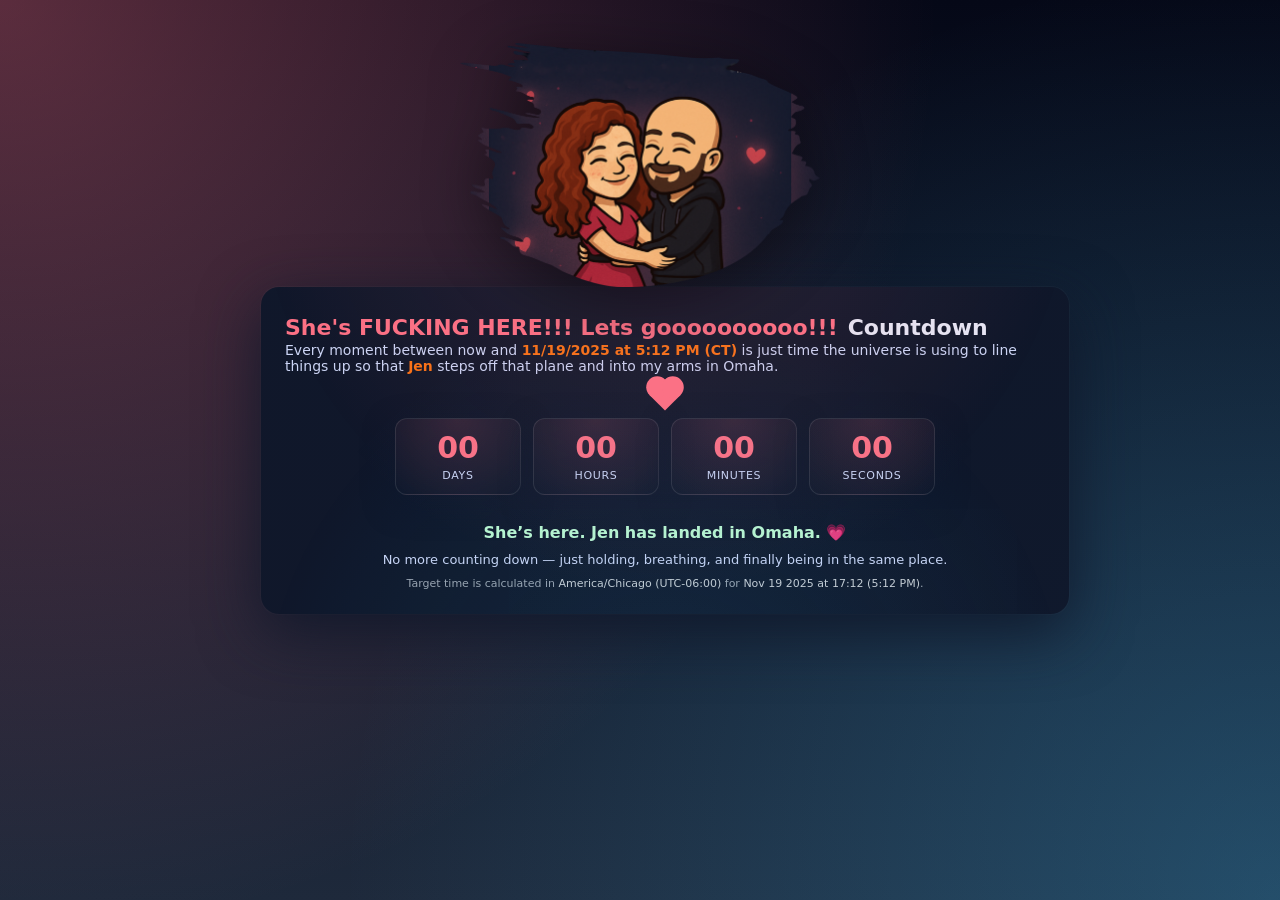
<file: us.html>
<!doctype html>
<html lang="en">
<head>
  <meta charset="utf-8" />
  <meta name="viewport" content="width=device-width,initial-scale=1" />
  <title>Countdown to Jen Landing in Omaha — 11/19/2025 5:12 PM CT</title>
  <style>
    :root {
      --bg-top: #050817;
      --bg-bottom: #1e293b;
      --card: rgba(15,23,42,0.96);
      --accent: #fb7185;
      --accent-soft: #f97316;
      --muted: #cbd5f5;
      --ink-soft: #e5e7f5;
      --w: 760px;
    }

    html,body{
      height:100%;
      margin:0;
      font-family:system-ui,-apple-system,Segoe UI,Roboto,"Helvetica Neue",Arial;
      background:
        radial-gradient(circle at top left,rgba(251,113,133,0.35),transparent 60%),
        radial-gradient(circle at bottom right,rgba(56,189,248,0.25),transparent 60%),
        linear-gradient(180deg,var(--bg-top) 0%,var(--bg-bottom) 100%);
      color:var(--ink-soft);
    }

    .wrap{min-height:100%;display:flex;align-items:center;justify-content:center;padding:40px 16px;box-sizing:border-box}
    .card-wrap{position:relative;width:100%;max-width:var(--w)}
    .card{
      width:100%;
      background:linear-gradient(145deg,rgba(15,23,42,0.98),rgba(15,23,42,0.94));
      border-radius:18px;
      padding:28px 24px 24px;
      box-shadow:0 18px 60px rgba(15,23,42,0.9),0 0 0 1px rgba(248,250,252,0.03);
      position:relative;
      overflow:hidden;
      z-index:1
    }
    .card::before{
      content:"";
      position:absolute;
      inset:-120px;
      background:
        radial-gradient(circle at top center,rgba(251,113,133,0.15),transparent 55%),
        radial-gradient(circle at bottom center,rgba(56,189,248,0.12),transparent 55%);
      opacity:.9;
      pointer-events:none
    }
    .us-pic{
      position:absolute;left:50%;transform:translateX(-50%);bottom:100%;
      z-index:2;pointer-events:none;
      max-width:420px;width:min(48%,360px);
      filter:drop-shadow(0 10px 30px rgba(0,0,0,.45))
    }
    h1{margin:0;font-size:22px;display:flex;align-items:center;gap:10px;flex-wrap:wrap}
    h1 span.highlight{color:var(--accent)}
    .heart {
  position: relative;
  width: 22px;
  height: 22px;
  transform: rotate(-45deg);
  background: var(--accent);
  display: inline-block;
  animation: heartbeat 1.5s ease-in-out infinite;
}

.heart::before,
.heart::after {
  content: "";
  position: absolute;
  width: 22px;
  height: 22px;
  background: var(--accent);
  border-radius: 50%;
}

.heart::before {
  top: -11px;
  left: 0;
}

.heart::after {
  left: 11px;
  top: 0;
}

@keyframes heartbeat {
  0%, 20%, 40%, 60%, 80%, 100% {
    transform: rotate(-45deg) scale(1);
  }
  30%, 70% {
    transform: rotate(-45deg) scale(1.15);
  }
  50% {
    transform: rotate(-45deg) scale(1.25);
  }
}

    @keyframes heartbeat{
      0%,20%,40%,60%,80%,100%{transform:rotate(-45deg) scale(1)}
      30%,70%{transform:rotate(-45deg) scale(1.15)}
      50%{transform:rotate(-45deg) scale(1.2)}
    }
    p.lead{margin:2px 0 18px 0;color:var(--muted);font-size:14px}
    p.lead strong{color:var(--accent-soft)}
    .timer{display:flex;gap:12px;justify-content:center;flex-wrap:wrap;margin-bottom:10px}
    .unit{background:radial-gradient(circle at top,rgba(251,113,133,0.14),rgba(15,23,42,0.95));border-radius:12px;padding:14px 16px 12px;min-width:92px;text-align:center;border:1px solid rgba(248,250,252,0.1);box-shadow:0 10px 30px rgba(15,23,42,0.8)}
    .value{font-size:30px;font-weight:700;color:var(--accent);line-height:1}
    .label{font-size:11px;color:var(--muted);margin-top:6px;letter-spacing:.7px;text-transform:uppercase}
    .note{margin-top:4px;color:var(--muted);font-size:13px;text-align:center}
    .note em{color:var(--accent-soft);font-style:normal;font-weight:600}
    .finished{text-align:center;padding:18px 0 8px;font-weight:700;color:#bbf7d0;font-size:16px}
    .finished-sub{text-align:center;color:var(--muted);font-size:13px;margin-top:2px}
    .tiny{margin-top:10px;font-size:11px;color:#9ca3af;text-align:center}
    .tiny span{color:rgba(248,250,252,0.8)}
    @media(max-width:480px){
      .card{padding:20px 16px 18px}
      h1{font-size:18px}
      .value{font-size:24px}
      .unit{min-width:76px;padding:12px 10px 10px}
      .us-pic{width:min(60%,240px);max-width:320px}
    }
  </style>
</head>
<body>
  <div class="wrap">
    <div class="card-wrap">
      <img class="us-pic" src="us.png" alt="Us together">
      <div class="card" role="region" aria-labelledby="countdownHeading" style="left: 1px;">
        <div class="card-inner">
          <div class="header-row">
            <div class="title-block">
              <h1 id="countdownHeading">
                <span class="highlight">She's FUCKING HERE!!! Lets goooooooooo!!!</span> Countdown
              </h1>
              <p class="lead">
                Every moment between now and <strong>11/19/2025 at 5:12 PM (CT)</strong>
                is just time the universe is using to line things up so that
                <strong>Jen</strong> steps off that plane and into my arms in Omaha.
              </p>
            </div>
            <div class="heart" aria-hidden="true" style="left: 369px; top: -8px;"></div>
          </div>

          <div id="timer" class="timer" aria-live="polite">
            <div class="unit"><div id="days" class="value">—</div><div class="label">Days</div></div>
            <div class="unit"><div id="hours" class="value">—</div><div class="label">Hours</div></div>
            <div class="unit"><div id="minutes" class="value">—</div><div class="label">Minutes</div></div>
            <div class="unit"><div id="seconds" class="value">—</div><div class="label">Seconds</div></div>
          </div>

          <div id="message" class="note"></div>
          <div id="finished" class="finished" style="display:none">
            She’s here. Jen has landed in Omaha. 💗
          </div>
          <div id="finished-sub" class="finished-sub" style="display:none">
            No more counting down — just holding, breathing, and finally being in the same place.
          </div>

          <div class="tiny">
            Target time is calculated in <span>America/Chicago (UTC-06:00)</span> for
            <span>Nov 19 2025 at 17:12 (5:12 PM)</span>.
          </div>
        </div>
      </div>
    </div>
  </div>

  <script>
    // Target: 2025-11-19 17:12 Central Time (UTC-06:00)
    const target = new Date('2025-11-19T17:12:00-06:00');

    const daysEl=document.getElementById('days'),
          hoursEl=document.getElementById('hours'),
          minsEl=document.getElementById('minutes'),
          secsEl=document.getElementById('seconds'),
          msgEl=document.getElementById('message'),
          finishedEl=document.getElementById('finished'),
          finishedSubEl=document.getElementById('finished-sub');

    function pad(n){return String(n).padStart(2,'0');}

    function update(){
      const now=new Date();
      const diff=target-now;

      if(isNaN(target.getTime())){
        msgEl.textContent='Something went wrong with the date — but not with how much you love her.';
        return;
      }

      if(diff<=0){
        daysEl.textContent='00';
        hoursEl.textContent='00';
        minsEl.textContent='00';
        secsEl.textContent='00';
        finishedEl.style.display='block';
        finishedSubEl.style.display='block';
        msgEl.textContent='';
        clearInterval(timerInterval);
        return;
      }

      const totalSeconds=Math.floor(diff/1000);
      const days=Math.floor(totalSeconds/(3600*24));
      const hours=Math.floor((totalSeconds%(3600*24))/3600);
      const minutes=Math.floor((totalSeconds%3600)/60);
      const seconds=totalSeconds%60;

      daysEl.textContent=days;
      hoursEl.textContent=pad(hours);
      minsEl.textContent=pad(minutes);
      secsEl.textContent=pad(seconds);

      const chicagoString=target.toLocaleString('en-US',{timeZone:'America/Chicago',year:'numeric',month:'long',day:'numeric',hour:'numeric',minute:'2-digit'});
      if(days===0&&hours===0&&minutes<60){
        msgEl.innerHTML=`Less than an hour until Jen lands in Omaha. <em>Your heart is basically at the gate already.</em>`;
      }else if(days===0&&hours<6){
        msgEl.innerHTML=`Just a few more hours until Jen is breathing the same Omaha air as you. <em>Almost there.</em>`;
      }else{
        msgEl.innerHTML=`Counting down to <em>${chicagoString}</em> in Omaha — the moment she lands and all this waiting turns into holding her.`;
      }
    }

    update();
    const timerInterval=setInterval(update,1000);
  </script>
</body>
</html>
</file>
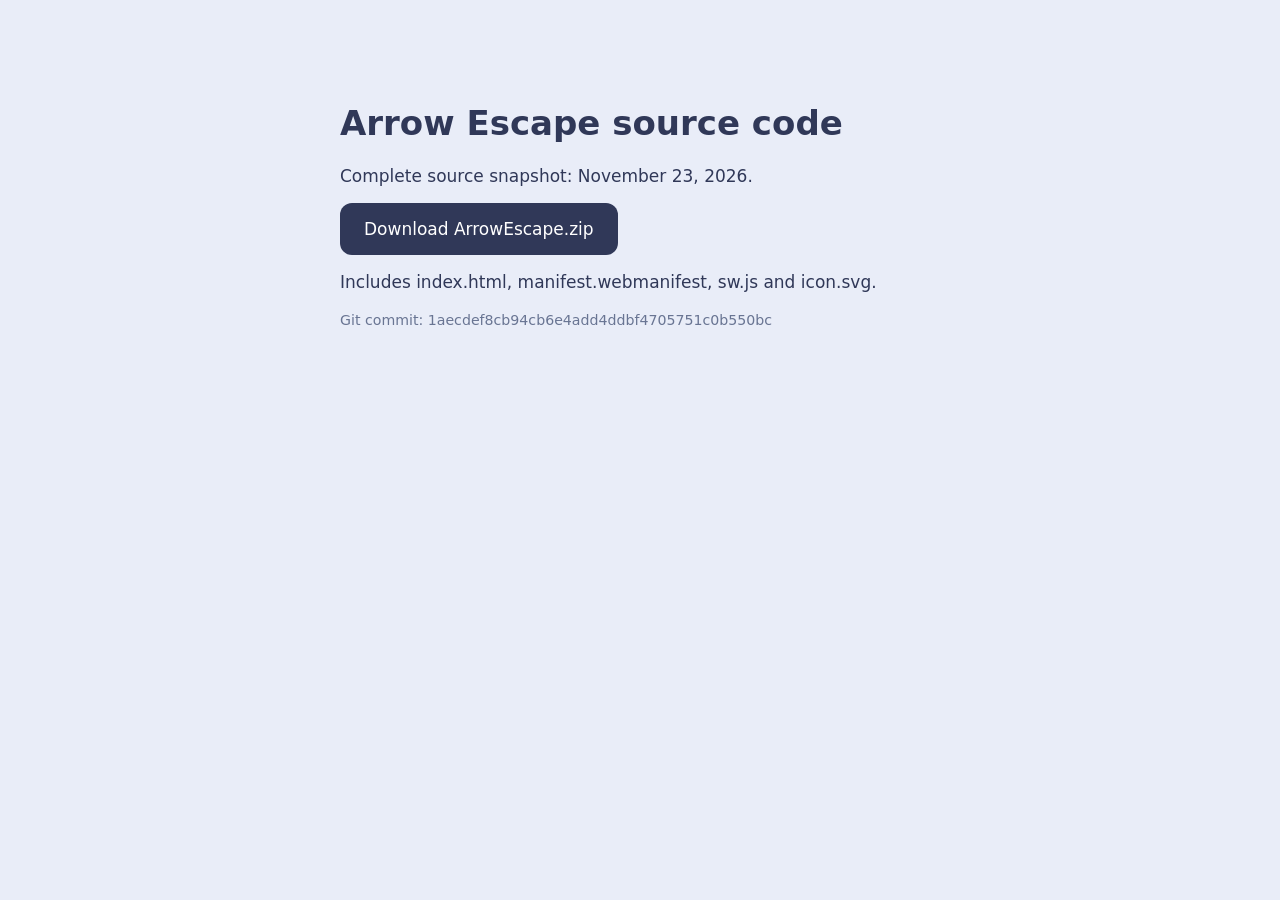
<file: arrowescape/source-download.html>
<!doctype html><html lang="en"><meta charset="utf-8"><meta name="viewport" content="width=device-width,initial-scale=1"><title>Arrow Escape Source ZIP</title><style>body{font:17px system-ui;background:#e9edf8;color:#303858;max-width:600px;margin:60px auto;padding:20px}button{font:inherit;background:#303858;color:white;border:0;border-radius:12px;padding:16px 24px;cursor:pointer}small{color:#697593}</style><h1>Arrow Escape source code</h1><p>Complete source snapshot: November 23, 2026.</p><button id="download">Download ArrowEscape.zip</button><p>Includes index.html, manifest.webmanifest, sw.js and icon.svg.</p><small>Git commit: 1aecdef8cb94cb6e4add4ddbf4705751c0b550bc</small><script>document.getElementById('download').onclick=()=>{const raw=atob('[base64]/[base64]/[base64]/[base64]/MTotMTtmb3IobGV0IGo9MDtqPHQudztqKyspZm9yKGxldCBpPTA7aTx0Lmh0O2krKylwLnB1c2goW2hlYWRbMF0raipkeCxoZWFkWzFdKyhqJTI/[base64]/[base64]/[base64]/MTotMSk7ZmxpcD94PD1taWQ6eD49bWlkO3grPWZsaXA/[base64]/WzAsMiw0LDZdOlswLDEsMiwzLDQsNSw2LDddOwogIGNvbnN0IGxlbmd0aENvdW50cz1BcnJheSgyMSkuZmlsbCgwKTtmdW5jdGlvbiBjaG9vc2VMZW5ndGgoKXtsZXQgb3B0aW9ucz1BcnJheS5mcm9tKHtsZW5ndGg6c2hvcnQ/[base64]/[base64]/[base64]/J3N0cmFpZ2h0Jzp1PC4yMD8nc3RyYWlnaHQnOnU8LjM2PydlbGJvdyc6J3JvYW0nLHdhbnRlZD1waGFzZT09PTM/MjpwaGFzZT09PTI/MytNYXRoLmZsb29yKHJhbmQoKSo4KTpzdHlsZT09PSdzdHJhaWdodCc/[base64]/[base64]/[base64]/[base64]/[base64]/[base64]/KHJ1bjw1PzEuNDouMSk6MCkrKGZyZWU9PT0wJiZpPHdhbnRlZC0yPy04OjApfX1yZXR1cm4gey4uLm8sc2NvcmU6cmFuZCgpKjMrYWRqKi4xOCsodmFyaWVkPyhzdHlsZT09PSdlbGJvdyc/KHNhbWU/KHR1cm5zPzQ6MSk6NCk6c3R5bGU9PT0nc2VycGVudGluZSc/KHNhbWU/Mi44Oi43KTpzdHlsZT09PSd6aWd6YWcnPyhzYW1lPy0uODoyLjQpOihzYW1lPy41OjEuOCkpOihzYW1lPy4yMDouODUpKSsoZnJlZT09PTAmJmk8d2FudGVkLTI/[base64]/J3N0cmFpZ2h0Jzp1PC4yND8nc3RyYWlnaHQnOnU8LjQ2PydlbGJvdyc6dTwuNjI/J3ppZ3phZyc6dTwuNzk/J3NlcnBlbnRpbmUnOidjb21wbGV4Jzt3YW50ZWQ9cGhhc2U9PT0yPzI6c3R5bGU9PT0nc3RyYWlnaHQnP3BpY2soMixyYW5kKCk8LjY1Pzc6TWF0aC5taW4oVywxOCtNYXRoLmZsb29yKGQvOCkpKTpzdHlsZT09PSdlbGJvdyc/[base64]/KHJhbmQoKTwuMzI/bG9uZ01heDpNYXRoLnJvdW5kKDUrcmFuZCgpKm1heCkpOnBoYXNlPT09MT9NYXRoLnJvdW5kKDMrcmFuZCgpKjEyKToyOwogICAgbGV0IGJlc3Q9bnVsbDtjb25zdCByYW5rPWE9PmEucGF0aC5sZW5ndGgrYS50dXJucyouMjIrKHJvYW1pbmc/YS5yZWFjaCoxLjM1OjApO2Zvcihjb25zdCB2IG9mIG9wdGlvbnMuc2xpY2UoMCxwaGFzZT09PTA/[base64]/[base64]/[base64]/[base64]/[base64]/[base64]/[base64]/[base64]/[base64]/TWF0aC5yb3VuZCgoYStiKS8yKTpNYXRoLnJvdW5kKGErKGItYSkqTWF0aC5tYXgoMCxNYXRoLm1pbigxLChsLTEpLyhuLTEpKSkpfQpjb25zdCBkaWZmaWN1bHR5PSgpPT5TLmZvcm1hdD09PTE/KFMubW9kZT09PSdjYW1wYWlnbic/TWF0aC5taW4oMTAwLDErTWF0aC5mbG9vcigoUy5sZXZlbC0xKS9TLnBhY2UpKTpTLnJhdGluZyk6cmFtcChTLnRpZXIsUy5tb2RlPT09J2NhbXBhaWduJz9TLnRvdGFsTGV2ZWxzOjEsUy5sZXZlbCk7CmNvbnN0IGlkZW50aXR5PSgpPT5TLmZvcm1hdD09PTE/KFMubW9kZT09PSdjYW1wYWlnbic/Uy5zZWVkKyd8bGV2ZWw6JytTLmxldmVsOlMubW9kZT09PSdkYWlseSc/J2RhaWx5OicrZGF5KCk6Uy5zZWVkKTpTLm1vZGU9PT0nY2FtcGFpZ24nP0pTT04uc3RyaW5naWZ5KFsnY2FtcGFpZ24tdjInLHNlZWRXb3JkKFMuc2VlZCksUy50aWVyLFMudG90YWxMZXZlbHMsUy5sZXZlbF0pOlMubW9kZT09PSdkYWlseSc/[base64]/[base64]/[base64]/[base64]/[base64]/[base64]/[base64]/[base64]/[base64]/J0JvYXJkIGNsZWFyZWQhJzonT3V0IG9mIGxpdmVzJzskKCdyZXN1bHRUZXh0JykudGV4dENvbnRlbnQ9ZmluYWw/[base64]/JyDCtyBOZXcgcGVyc29uYWwgYmVzdCEnOicnKTskKCduZXh0JykudGV4dENvbnRlbnQ9ZmluYWw/J05ldyBjYW1wYWlnbic6d29uJiZTLm1vZGU9PT0nY2FtcGFpZ24nPydOZXh0IGxldmVsJzp3b24/[base64]/[base64]/[base64]/[base64]/[base64]'),bytes=Uint8Array.from(raw,c=>c.charCodeAt(0)),url=URL.createObjectURL(new Blob([bytes],{type:'application/zip'})),a=document.createElement('a');a.href=url;a.download='ArrowEscape.zip';a.click();setTimeout(()=>URL.revokeObjectURL(url),5000)};</script></html>
</file>
<file: blockfall3d/style.css>
:root{color-scheme:dark;--bg:#101a24;--panel:#15212d;--line:#2b3946;--text:#edf4f5;--muted:#9cacb9;--mint:#b0ead0;--gold:#f5bb78;--red:#ff9c98;font-family:Inter,'Segoe UI',system-ui,sans-serif;background:var(--bg);color:var(--text)}
*{box-sizing:border-box}body{margin:0;background:radial-gradient(ellipse at 50% 35%,#20314077,transparent 62%),var(--bg)}button,input,select,textarea{font:inherit}button{cursor:pointer;min-height:48px;min-width:48px;border:1px solid var(--line);border-radius:9px;background:#1a2936;color:var(--text);font-size:14px;font-weight:650;padding:10px 15px;touch-action:manipulation;transition:background .15s,transform .15s}button:hover{background:#293e4d}button:active{transform:translateY(1px)}button:disabled{opacity:.4;cursor:default}button:focus-visible,a:focus-visible,input:focus-visible,select:focus-visible,summary:focus-visible,textarea:focus-visible,#scene:focus-visible{outline:3px solid var(--mint);outline-offset:3px}a{color:inherit;text-decoration:none}button.primary-button{background:var(--mint);color:#132d26;border-color:var(--mint);font-weight:750}button.primary-button:hover{background:#d2f7e3}[hidden]{display:none!important}
#app{max-width:1480px;min-height:100dvh;margin:auto;padding:env(safe-area-inset-top,0px) max(24px,env(safe-area-inset-right,0px)) env(safe-area-inset-bottom,0px) max(24px,env(safe-area-inset-left,0px));display:flex;flex-direction:column}.topbar{display:flex;align-items:center;justify-content:space-between;gap:16px;min-height:94px;border-bottom:1px solid var(--line)}.wordmark{display:flex;gap:11px;align-items:center;font-size:19px;font-weight:780;letter-spacing:2px}.wordmark b{font-size:11px;letter-spacing:1px;background:#b0ead018;color:var(--mint);padding:5px 7px;border:1px solid #b0ead044;border-radius:5px}.brand-icon{font-size:34px;color:var(--mint);line-height:1;transform:rotate(-15deg)}.header-actions{display:flex;align-items:center;gap:8px}.local-tag{font-size:10px;font-weight:650;letter-spacing:1.7px;color:var(--muted);margin-right:24px}.icon-btn{background:transparent;border-color:transparent;font-size:20px;padding:8px}.game-layout{display:grid;grid-template-columns:210px minmax(260px,1fr) 210px;gap:30px;flex:1;padding-top:25px;min-height:0}.sidebar{padding:17px 7px}.section-kicker{font-size:10px;letter-spacing:1.7px;display:flex;align-items:center;gap:9px;color:var(--muted);font-weight:650}.live-dot{display:inline-block;background:var(--mint);width:6px;height:6px;border-radius:50%;box-shadow:0 0 10px #b0ead02c}.label{display:block;font-size:10px;letter-spacing:1.9px;font-weight:700;color:var(--muted)}.score-block{margin-top:39px}.score-block>strong{display:block;font-size:42px;letter-spacing:-1.8px;font-weight:550;line-height:1.45;font-variant-numeric:tabular-nums}.record-label{font-size:9px;color:var(--muted);letter-spacing:1px}.record-label b{color:var(--gold);font-size:12px;letter-spacing:0;margin-left:6px}.stats-grid{display:grid;grid-template-columns:1fr 1fr;margin-top:32px;gap:20px}.stats-grid strong{display:block;font-size:30px;font-weight:450;line-height:1.55;font-variant-numeric:tabular-nums}.level-track{height:3px;background:var(--line);margin-top:9px;border-radius:9px;overflow:hidden}.level-track i{display:block;width:0;height:100%;background:var(--mint);transition:width .2s}.muted{color:var(--muted)}.small{font-size:11px;line-height:1.6}.section-heading{display:flex;align-items:center;justify-content:space-between;gap:8px}kbd{font-family:inherit;font-size:9px;color:var(--muted);border:1px solid var(--line);padding:3px 5px;border-radius:4px;white-space:nowrap}.held-section{margin-top:34px;border-top:1px solid var(--line);padding-top:22px}.held-section canvas{width:100%;height:90px}.text-button{display:flex;justify-content:space-between;align-items:center;background:none;border:0;padding:5px 0;width:100%;color:var(--muted);font-size:12px}.text-button:hover{background:transparent;color:var(--mint)}.run-info{border-top:1px solid var(--line);padding-top:22px;margin-top:20px}.run-info p{font-size:13px;overflow-wrap:anywhere}.run-info p b{margin-left:8px;font-weight:500;color:var(--text)}.board-panel{position:relative;border:1px solid var(--line);border-radius:16px;overflow:hidden;background:radial-gradient(ellipse at 50% 45%,#233747,#15232f 65%);min-height:480px;height:min(67vh,730px)}.board-top{position:absolute;top:9px;left:18px;right:9px;z-index:2;display:flex;align-items:center;justify-content:space-between;gap:8px}.board-top>span{font-size:9px;letter-spacing:1.5px;color:var(--muted)}.board-top .live-dot{margin-right:5px}.subtle-button{font-size:11px;min-width:48px;background:transparent;border:0;padding:5px 9px;color:var(--muted)}#scene{width:100%;height:100%;touch-action:none}#scene canvas{display:block;width:100%;height:100%}.board-caption{position:absolute;bottom:19px;left:20px;right:20px;display:flex;justify-content:space-between;font-size:8px;letter-spacing:1.5px;color:#9cacb9aa;pointer-events:none}.right-sidebar canvas#nextPreview{width:100%;height:225px;margin-top:12px}.map-section{border-top:1px solid var(--line);padding-top:20px;margin-top:8px}#topMap{width:100%;height:auto;display:block;margin-top:15px;border-radius:8px}.map-section p{font-size:10px}.legend{border-top:1px solid var(--line);margin-top:20px;padding-top:18px;font-size:10px;color:var(--muted);display:flex;flex-direction:column;gap:10px}.legend-dot{display:inline-block;width:7px;height:7px;margin-right:7px;border-radius:2px}.active-dot{background:var(--mint)}.ghost-dot{border:1px solid var(--mint)}.overlay{position:absolute;inset:58px 0 38px;display:flex;align-items:center;justify-content:center;z-index:4;background:radial-gradient(ellipse,#15232ff2 18%,#15232f99 57%,transparent)}.overlay-card{text-align:center;max-width:400px;padding:24px}.eyebrow{font-size:10px;font-weight:700;letter-spacing:2.4px;color:var(--mint)}.overlay h1{font-size:clamp(34px,4vw,54px);line-height:1.1;letter-spacing:-2px;font-weight:550;margin:22px 0}.overlay p{font-size:14px;color:#bdcbd5;line-height:1.75;margin:18px 0 26px}.overlay .primary-button{min-width:210px;display:flex;justify-content:space-between;gap:28px;margin:auto;padding:15px 22px}.overlay .text-button{justify-content:center;margin:9px auto;width:auto;padding:9px 22px}.overlay-note{display:block;margin-top:18px;font-size:10px;color:var(--muted);line-height:1.5}.control-bar{display:flex;align-items:center;justify-content:center;gap:28px;padding:20px 0 18px}.control-label{font-size:9px;letter-spacing:1.8px;color:var(--muted);font-weight:650}.move-controls,.rotate-controls{display:flex;align-items:center;gap:12px}.dpad{display:grid;grid-template-columns:repeat(3,48px);grid-template-rows:repeat(2,48px);gap:4px}.dpad button{font-size:20px;background:#1a2936;padding:5px}.pad-up{grid-column:2}.pad-left{grid-row:2;grid-column:1}.pad-down{grid-row:2;grid-column:2}.pad-right{grid-row:2;grid-column:3}.axis-buttons{display:flex;flex-direction:column;gap:3px}.axis-buttons button{min-width:36px;min-height:30px;padding:3px 10px;font-size:10px;background:transparent;border-color:transparent;color:var(--muted)}.axis-buttons button[aria-pressed=true]{color:var(--mint);background:#b0ead014;border-color:#b0ead044}.turn-buttons{display:flex;gap:4px}.turn-buttons button{font-size:26px;width:48px;height:56px;padding:3px}.drop-controls{display:flex;gap:7px;align-items:center}.drop-controls button{min-height:56px}.soft-button{font-size:11px;color:var(--muted)}.soft-button span{display:block;font-size:16px}.drop-controls .drop-button{display:flex;align-items:center;justify-content:space-between;gap:30px;background:var(--gold);color:#352515;font-size:12px;letter-spacing:1.2px;border:0;padding:18px 20px}.drop-button span{font-size:20px}.mobile-hold{display:none}.keyboard-legend{padding-left:22px;border-left:1px solid var(--line);color:var(--muted);font-size:10px;line-height:1.8}.keyboard-legend p{margin:5px 0}.keyboard-legend span{margin:0 5px}footer{display:flex;justify-content:space-between;gap:10px;border-top:1px solid var(--line);padding:17px 0 21px;color:var(--muted);font-size:8px;letter-spacing:1.7px}footer i{font-size:15px;font-style:normal;color:var(--mint);margin-left:8px}#toast{position:absolute;z-index:6;left:50%;bottom:48px;transform:translateX(-50%);padding:9px 15px;border:1px solid var(--line);border-radius:8px;background:#101a24f0;color:var(--mint);font-size:12px;pointer-events:none;text-align:center;width:max-content;max-width:90%}#toast:empty{display:none}#renderError{position:absolute;inset:0;z-index:10;background:var(--panel);padding:60px 25px;text-align:center;display:flex;flex-direction:column;justify-content:center}#renderError p{line-height:1.7;color:var(--muted)}#renderError button{align-self:center}#storageNotice{position:fixed;z-index:100;bottom:12px;left:12px;right:12px;max-width:700px;margin:auto;background:#573b28;color:#fff0de;border:1px solid var(--gold);border-radius:10px;padding:13px 18px;font-size:13px;line-height:1.6}
dialog{width:min(540px,calc(100vw - 24px));max-height:calc(100dvh - 32px);padding:0;border:1px solid #3c4e5e;border-radius:18px;background:var(--panel);color:var(--text);box-shadow:0 25px 100px #0008}dialog[open]{display:flex;flex-direction:column}dialog::backdrop{background:#071019b8;backdrop-filter:blur(5px)}.dialog-head{padding:24px 25px 18px;border-bottom:1px solid var(--line)}.dialog-head h2{margin:9px 0 0;font-size:28px;font-weight:550;letter-spacing:-.8px}.dialog-body{padding:20px 25px;overflow-y:auto;overscroll-behavior:contain}.dialog-body label{display:block;font-size:12px;font-weight:650;color:#c3d0d9;margin-bottom:22px}.dialog-body input:not([type=checkbox]),.dialog-body select,.dialog-body textarea{display:block;min-height:48px;width:100%;margin-top:9px;padding:10px 12px;border:1px solid #4b5e6d;background:#101a24;color:var(--text);border-radius:8px;font-size:16px}.dialog-body input[type=range]{padding:0;border:0;accent-color:var(--mint);background:transparent;cursor:pointer}.dialog-body .check-label{display:flex;align-items:center;gap:12px;margin:12px 0;min-height:48px}.check-label input{width:23px;height:23px;accent-color:var(--mint)}.helper{display:block;font-size:11px;font-weight:400;color:var(--muted);line-height:1.6;margin:8px 0}output{float:right;color:var(--mint)}.range-labels{display:flex;justify-content:space-between;font-size:10px;color:var(--muted)}.dialog-footer{border-top:1px solid var(--line);padding:15px 20px;display:flex;gap:8px;flex-wrap:wrap;flex-shrink:0}.dialog-footer button{flex:1;font-size:12px;padding:10px}details{border-top:1px solid var(--line);margin-top:18px;padding-top:6px}summary{padding:17px 0;font-size:13px;cursor:pointer;color:var(--text);min-height:48px}.button-row{display:flex;gap:8px}.button-row button{flex:1}.wide-button,.danger-button{width:100%;margin-top:12px}.danger-button{border-color:#ff9c9866;color:var(--red);background:#ff9c9808}.help-step{display:flex;gap:17px;margin:8px 0 20px}.help-step>b{color:var(--mint);font-size:13px;padding-top:4px}.help-step h3{margin:0;font-size:17px;font-weight:550}.help-body p{font-size:13px;line-height:1.7;color:#b8c8d3}.help-step p{margin-top:7px}.history-row{padding:12px 0;border-top:1px solid var(--line);font-size:12px;display:flex;justify-content:space-between;gap:12px}.history-row span{color:var(--muted);font-size:10px}.history-row b{color:var(--gold)}#settingsFeedback{font-size:12px;line-height:1.6;color:var(--mint)}textarea{resize:vertical;min-height:100px;overflow-wrap:anywhere}.sr-only{position:absolute;width:1px;height:1px;padding:0;margin:-1px;overflow:hidden;clip:rect(0,0,0,0);white-space:nowrap;border:0}
@media(min-width:1600px){.board-panel{height:70vh;max-height:850px}.game-layout{gap:50px;grid-template-columns:230px minmax(260px,1fr) 230px}}
@media(max-width:1150px){#app{padding-left:18px;padding-right:18px}.game-layout{gap:20px;grid-template-columns:160px minmax(240px,1fr) 160px}.keyboard-legend{display:none}.control-bar{gap:24px}.score-block>strong{font-size:34px}.local-tag{margin-right:8px;font-size:9px}.board-panel{min-height:460px}.board-caption{font-size:7px;letter-spacing:1px}}
@media(max-width:760px){#app{padding-left:12px;padding-right:12px}.topbar{min-height:70px}.wordmark{font-size:15px;letter-spacing:1.3px;gap:7px}.brand-icon{font-size:28px}.local-tag{display:none}.header-actions{gap:0}.icon-btn{min-width:44px}.game-layout{grid-template-columns:110px minmax(0,1fr);gap:12px;padding-top:14px}.right-sidebar{display:none}.sidebar{padding:10px 0}.section-kicker{font-size:8px;letter-spacing:1px;gap:5px}.score-block{margin-top:25px}.score-block>strong{font-size:27px;letter-spacing:-1px}.record-label{font-size:7px;letter-spacing:0}.record-label b{font-size:10px;margin-left:3px}.stats-grid{margin-top:24px;gap:8px}.stats-grid strong{font-size:25px}.label{font-size:8px;letter-spacing:1.2px}.small{font-size:9px}.held-section{margin-top:20px;padding-top:14px}.held-section canvas{height:66px}.run-info{padding-top:14px;margin-top:10px}.run-info p{font-size:11px}.run-info .small{font-size:9px}.board-panel{height:59vh;min-height:400px;max-height:700px;border-radius:12px}.board-top{left:12px;top:6px;right:4px}.board-top>span{font-size:7px;letter-spacing:.6px}.board-top .live-dot{display:none}.subtle-button{padding:3px 5px;font-size:10px}.board-caption{left:12px;right:12px;bottom:12px}.board-caption span:last-child{display:none}.overlay{inset:50px 0 25px}.overlay-card{padding:15px}.overlay h1{font-size:32px;letter-spacing:-1px}.overlay p{font-size:12px}.overlay .primary-button{min-width:160px;font-size:12px;padding:13px 17px}.eyebrow{font-size:8px;letter-spacing:1.4px}.overlay-note{font-size:9px}.control-bar{gap:14px;padding:16px 0;justify-content:space-between}.control-label{display:none}.rotate-controls{gap:6px}.dpad{grid-template-columns:repeat(3,48px);grid-template-rows:repeat(2,48px)}.turn-buttons{flex-direction:column}.turn-buttons button{height:48px}.axis-buttons button{min-width:48px;min-height:32px}.drop-controls{display:grid;grid-template-columns:1fr;gap:4px}.drop-controls button{min-height:48px}.drop-controls .drop-button{grid-row:1;padding:12px 14px;gap:12px}.soft-button{padding:4px 10px;font-size:10px}.soft-button span{display:none}footer{font-size:7px;letter-spacing:.7px;padding:14px 0}footer i{margin-left:2px}.dialog-body{padding:18px}.dialog-head{padding:20px}.dialog-footer{padding:12px}.dialog-footer button{font-size:11px}.level-track{margin-top:4px}}
@media(max-width:420px){#app{padding-left:8px;padding-right:8px}.game-layout{grid-template-columns:88px minmax(0,1fr);gap:8px}.score-block>strong{font-size:23px}.section-kicker{font-size:7px;letter-spacing:.6px}.record-label{font-size:6px}.record-label b{font-size:9px}.stats-grid strong{font-size:23px}.board-top>span{max-width:62px;line-height:1.5}.board-panel{min-height:380px}.control-bar{gap:6px}.rotate-controls{gap:4px}.dpad{gap:3px}.axis-buttons{gap:3px}.axis-buttons button{padding:3px}.turn-buttons button{width:48px}.drop-controls .drop-button{padding:12px 9px;gap:5px;font-size:10px}.wordmark{font-size:13px}.wordmark b{font-size:9px}.brand-icon{font-size:25px}.overlay h1{font-size:28px}.overlay-note{font-size:8px}}
@media(orientation:landscape) and (max-height:600px){.topbar{min-height:56px}.game-layout{grid-template-columns:120px minmax(200px,1fr) 125px;gap:14px}.right-sidebar{display:block}.board-panel{height:calc(100dvh - 80px);min-height:290px}.sidebar{padding:5px 0}.held-section{margin-top:10px;padding-top:8px}.held-section canvas{height:55px}.run-info{display:none}.stats-grid{margin-top:16px}.score-block{margin-top:16px}.right-sidebar canvas#nextPreview{height:150px;margin:0}.map-section{padding-top:10px}.map-section p,.legend{display:none}#topMap{max-width:110px;margin:8px auto}.control-bar{padding:12px 0}.overlay h1{font-size:32px;margin:12px 0}.overlay p{margin:12px 0}.overlay-note{display:none}footer{display:none}}
.mobile-map{display:none;position:absolute;bottom:38px;right:10px;width:84px;border:1px solid var(--line);border-radius:7px;background:#101a24dc;padding:5px;pointer-events:none}.mobile-map span{font-size:6px;letter-spacing:.7px;color:var(--muted);display:block;margin-bottom:3px;text-align:center}.mobile-map canvas{width:100%;display:block;border-radius:4px}
@media(max-width:760px){.mobile-map{display:block}.overlay:not([hidden])~.mobile-map{display:none}}
@media(max-width:360px){.control-bar{display:grid;grid-template-columns:150px 1fr;gap:8px}.rotate-controls{justify-self:end}.drop-controls{grid-column:1/-1;display:flex;justify-content:stretch}.drop-controls button{flex:1}.mobile-hold{display:block}.drop-controls .drop-button{order:3}.board-top{left:8px}.subtle-button{font-size:9px}}
.reduce-motion *{transition:none!important;animation:none!important}
.mobile-next{display:none;position:absolute;top:45px;left:12px;width:114px;pointer-events:none}.mobile-next span{font-size:6px;letter-spacing:1px;color:var(--muted)}.mobile-next canvas{display:block;width:100%;height:34px}
@media(max-width:760px){.mobile-next{display:block}}
@media(min-width:761px) and (max-height:850px){.topbar{min-height:70px}.game-layout{padding-top:16px}.board-panel{height:calc(100dvh - 250px);min-height:380px}.score-block{margin-top:20px}.stats-grid{margin-top:18px}.held-section{margin-top:15px;padding-top:14px}.held-section canvas{height:65px}.run-info{display:none}.right-sidebar canvas#nextPreview{height:175px}.map-section{padding-top:14px;margin-top:0}#topMap{max-width:140px;margin:10px auto}.legend{display:none}.control-bar{padding:12px 0}.sidebar{padding-top:10px}footer{padding:12px 0}}
@media(max-width:480px){.topbar{min-height:60px}.game-layout{display:flex;flex-direction:column;gap:8px;padding-top:9px}.left-sidebar{display:grid;grid-template-columns:1.5fr .6fr .6fr 1fr;align-items:center;gap:10px;padding:0 4px}.section-kicker,.left-sidebar .level-track,.left-sidebar #levelHint,.left-sidebar .run-info{display:none}.score-block{margin:0}.score-block>strong{font-size:26px;line-height:1.4}.record-label{font-size:7px}.record-label b{font-size:9px}.stats-grid{display:contents}.stats-grid strong{font-size:24px;line-height:1.4}.held-section{border:0;margin:0;padding:0}.held-section .section-heading kbd,.held-section .text-button{display:none}.held-section canvas{height:40px;width:100%;display:block}.board-panel{height:calc(100svh - 320px);min-height:260px;max-height:540px;width:100%}.board-top>span{max-width:none}.overlay h1{font-size:34px}.overlay p{margin:16px 0}.overlay-note{font-size:9px}.overlay-card{padding:12px}.overlay{inset:48px 0 30px}.control-bar{padding:10px 0}.mobile-hold{display:block;font-size:10px;padding:5px 9px}.drop-controls{grid-template-columns:1fr 1fr}.drop-controls .drop-button{grid-column:1/-1}.soft-button{padding:4px 6px}.drop-controls button{min-width:48px}.mobile-map{width:90px}.board-caption span:last-child{display:inline;font-size:7px}.left-sidebar .label{font-size:8px}footer{padding:10px 0}}
@media(max-width:360px){.board-panel{height:calc(100svh - 350px);min-height:240px}.drop-controls{display:flex;min-width:0}.drop-controls button{padding:8px 5px;font-size:10px;min-width:0}.control-bar{padding:10px 0}.drop-controls .drop-button{padding:8px;gap:3px}footer{display:none}.left-sidebar{gap:6px}.score-block>strong{font-size:23px}.overlay h1{font-size:29px}.overlay-note{display:none}.board-caption span:last-child{display:none}}
@media(max-width:480px){.overlay .eyebrow{display:none}.overlay h1{margin:10px 0}.overlay-card{padding:8px}.overlay p{font-size:12px;line-height:1.55;margin:12px 0 18px}}
@media(orientation:landscape) and (max-height:600px) and (min-width:600px){#app{display:grid;grid-template-columns:minmax(0,1fr) 250px;grid-template-rows:54px minmax(0,1fr);gap:0 14px;min-height:100svh}.topbar{grid-column:1/-1;min-height:54px}.game-layout{grid-column:1;grid-row:2;grid-template-columns:90px minmax(0,1fr);gap:10px;padding-top:8px}.right-sidebar{display:none}.board-panel{height:calc(100svh - 72px);min-height:240px;max-height:none}.left-sidebar{display:block;padding:8px 0}.section-kicker{display:none}.score-block{margin-top:8px}.score-block>strong{font-size:24px}.stats-grid{display:grid;margin-top:15px;gap:5px}.stats-grid strong{font-size:22px}.held-section{margin-top:12px;padding-top:10px}.held-section canvas{height:45px}.held-section .text-button,.run-info{display:none}.control-bar{grid-column:2;grid-row:2;display:flex;flex-direction:column;justify-content:center;gap:12px;padding:10px 0}.control-label{display:none}.dpad{grid-template-columns:repeat(3,48px);grid-template-rows:repeat(2,48px)}.rotate-controls{display:flex;gap:8px}.axis-buttons{flex-direction:row}.axis-buttons button{min-width:48px;min-height:48px}.turn-buttons{flex-direction:row}.turn-buttons button{height:48px}.rotate-controls{flex-wrap:wrap;justify-content:center;max-width:170px}.drop-controls{display:flex;flex-wrap:wrap;justify-content:center}.drop-controls .drop-button{padding:12px 14px;gap:12px}.drop-controls button{min-height:48px}.mobile-hold{display:block}.mobile-map{display:block;width:72px;bottom:30px}.board-caption span:last-child{display:none}.overlay .eyebrow,.overlay-note{display:none}.overlay h1{font-size:30px;margin:10px 0}.overlay p{font-size:12px;margin:12px 0}.overlay .text-button{margin:0 auto}.keyboard-legend,footer{display:none}}
@media(orientation:landscape) and (max-height:600px) and (min-width:600px){.control-bar{gap:6px;padding:6px 0}.drop-controls{display:grid;grid-template-columns:repeat(3,minmax(0,1fr));width:100%;gap:4px}.drop-controls button{min-width:0;font-size:10px;padding:8px 5px}.drop-controls .drop-button{gap:5px;font-size:10px;padding:8px}.soft-button span{display:none}.mobile-next{display:block}}
@media(prefers-reduced-motion:reduce){*,*::before,*::after{transition:none!important;animation:none!important}}
</file>
<file: csslpprep/course-guide.css>
/* Guidance remains readable on touch devices; existing learning layouts are retained. */
:focus-visible{outline:3px solid #8ee7d6;outline-offset:4px}
h1:focus{outline:none}
.skip-link{position:fixed;top:-100px;left:16px;z-index:10;background:#6ee0c5;color:#092c31;padding:12px;border-radius:8px}
.skip-link:focus{top:12px}
.course-menu{position:sticky;top:85px;align-self:start;max-height:calc(100dvh - 105px);padding:4px}
#nav{position:static;gap:12px;max-height:calc(100dvh - 220px);overflow-y:auto;padding:4px}
.nav-group{display:grid;gap:2px}
.nav-group h2{font-size:12px;letter-spacing:.06em;text-transform:uppercase;color:#83e6d1;margin:10px 8px 4px}
#nav button{width:100%;padding:9px 10px;min-height:40px;font-size:14px}
.nav-description{position:absolute;width:1px;height:1px;overflow:hidden;clip-path:inset(50%)}
.nav-help{border-top:1px solid #36556b;padding:12px 8px;margin:0;min-height:95px;color:#c4d3e2}
.menu-toggle{display:none}
.journey-grid{padding:0;list-style:none;display:grid;grid-template-columns:repeat(2,minmax(0,1fr));gap:15px}
.journey-grid h3{margin:8px 0}
.journey-grid strong{font-size:14px;color:#8ee7d6}
.journey-grid .btn{width:100%}
.domain-journey{border-top:1px solid #36556b;padding-top:18px}
.domain-journey h2{font-size:19px}
.guide-faq summary{cursor:pointer;font-weight:650;line-height:1.5;padding:4px}
.progress-notice{position:fixed;z-index:4;bottom:12px;left:12px;right:12px;max-width:680px;margin:0 auto}
.flashcard{width:100%;color:inherit}
.flashcard-text{display:block;font-size:1.35rem;margin:12px 0}
#app{overflow-wrap:anywhere}
@media(max-width:800px){
 .course-menu{position:static;max-height:none;overflow:visible;margin-bottom:20px;padding:0}
 .menu-toggle{display:block;width:100%;text-align:left;min-height:48px}
 #currentPage{font-weight:400;color:#c4d3e2}
 #nav{display:none;max-height:none;overflow:visible;margin:10px 0 0;padding:12px;background:#101d30;border:1px solid #36556b;border-radius:12px}
 .menu-open #nav{display:grid;grid-template-columns:repeat(2,minmax(0,1fr));align-items:start}
 #nav button{white-space:normal;min-height:48px;padding:12px 10px}
 .nav-description{position:static;width:auto;height:auto;clip-path:none;display:block;font-size:12px;line-height:1.5;color:#b6c5d7;margin-top:4px}
 .nav-help{display:none}
 .journey-grid{grid-template-columns:1fr}
 .review,.domain{flex-wrap:wrap}
}
@media(max-width:480px){.menu-open #nav{grid-template-columns:1fr}.actions>.btn{width:100%}.brand{font-size:14px}}
</file>
<file: csslpprep/course-theme.css>
/*
  CSSLP Prep visual system
  Palette: charcoal black #21232E, royal blue #105BFF, tangerine #FEB500.
  The three brand colors carry all meaningful accents; white/grey are
  neutral text and accessible state colors.
  Loaded last, after the legacy layout and accessibility styles.
*/
:root {
  --charcoal: #21232E;
  --royal-blue: #105BFF;
  --tangerine: #FEB500;
  --surface: #292C3A;
  --surface-raised: #303444;
  --surface-deep: #191B25;
  --surface-hover: #34394B;
  --line: #43485B;
  --text-main: #F7F8FC;
  --text-muted: #C3C9D9;
  --text-soft: #9FAAC2;
  --blue-soft: rgba(16,91,255,.15);
  --orange-soft: rgba(254,181,0,.12);
  color-scheme: dark;
  color: var(--text-main);
  background: var(--charcoal);
}
html { background: var(--charcoal); }
body {
  color: var(--text-main);
  background:
    radial-gradient(ellipse at 78% -12%, rgba(16,91,255,.18) 0, transparent 45%),
    var(--charcoal);
}
::selection { background: var(--royal-blue); color: #fff; }
header {
  background: rgba(25,27,37,.96);
  border-bottom: 1px solid var(--line);
  box-shadow: 0 3px 20px rgba(0,0,0,.18);
}
.brand { color: var(--text-main); }
.brand span { color: var(--tangerine); }
.brand span[style] { color: var(--text-muted) !important; }
.pill {
  color: var(--tangerine);
  border-color: rgba(254,181,0,.44);
  background: rgba(254,181,0,.07);
}
h1,h2,h3,h4,h5,h6 { color: var(--text-main); }
p { color: var(--text-muted); }
a { color: #7DA5FF; text-underline-offset: 3px; }
a:hover { color: var(--tangerine); }
.muted,.small,.source { color: var(--text-muted); }
.eyebrow { color: var(--tangerine); }
nav button,#nav button {
  color: var(--text-muted);
  border: 1px solid transparent;
  background: transparent;
  transition: background .14s ease, border-color .14s ease, color .14s ease;
}
nav button:hover,#nav button:hover {
  background: var(--blue-soft);
  color: var(--text-main);
  border-color: rgba(16,91,255,.45);
}
nav button.active,#nav button.active,
nav button.active:hover,#nav button.active:hover {
  background: var(--royal-blue);
  color: #fff;
  border-color: var(--royal-blue);
  box-shadow: 0 3px 12px rgba(16,91,255,.22);
}
#nav .nav-group h2 { color: var(--tangerine); }
.nav-help {
  color: var(--text-muted);
  border-top: 1px solid var(--line);
}
.nav-description { color: var(--text-muted); }
:focus-visible,button:focus-visible,
input:focus-visible,textarea:focus-visible,select:focus-visible,
a:focus-visible,summary:focus-visible {
  outline: 3px solid var(--tangerine);
  outline-offset: 3px;
}
.skip-link { background: var(--tangerine); color: var(--charcoal); }
.hero {
  border: 1px solid rgba(16,91,255,.65);
  background:
    radial-gradient(ellipse at 92% 10%, rgba(16,91,255,.47), transparent 45%),
    linear-gradient(115deg,#172A60 0%, #20335C 55%, #252837 100%);
  box-shadow: 0 14px 35px rgba(0,0,0,.17);
}
.hero p { color: #E0E8FB; }
.hero h1 { color: #FFF; }
.btn,.menu-toggle {
  color: var(--text-main);
  background: var(--surface-raised);
  border: 1px solid #6372A0;
  transition: background .14s ease, border-color .14s ease, transform .14s ease;
}
.btn.primary {
  color: #fff;
  background: var(--royal-blue);
  border-color: var(--royal-blue);
  box-shadow: 0 3px 12px rgba(16,91,255,.19);
}
.btn:hover { filter: none; background: #3B4663; border-color: #8CA6FF; }
.btn.primary:hover { background: #286CFF; border-color: #286CFF; }
.btn:active { transform: translateY(1px); }
.btn:disabled { opacity: .48; }
.card {
  color: var(--text-main);
  background: var(--surface);
  border: 1px solid var(--line);
  box-shadow: 0 5px 16px rgba(0,0,0,.09);
}
.card:hover { border-color: #5C6EAD; }
.stat { color: var(--tangerine); }
.meter { background: #45495C; }
.meter>div {
  background: var(--tangerine);
  box-shadow: 0 0 9px rgba(254,181,0,.20);
}
.tag {
  color: #DDE7FF;
  background: var(--blue-soft);
  border: 1px solid rgba(16,91,255,.32);
}
.detail {
  color: var(--text-main);
  background: var(--surface-deep);
  border: 1px solid var(--line);
}
.detail summary { color: var(--text-main); }
.option {
  background: var(--surface-raised);
  border-color: #545B72;
  color: var(--text-main);
}
.option:hover { border-color: #7FA5FF; background: #354260; }
.option.selected {
  background: var(--blue-soft);
  border-color: var(--royal-blue);
  box-shadow: inset 3px 0 0 var(--royal-blue);
}
.option.correct {
  background: rgba(16,91,255,.19);
  border-color: var(--royal-blue);
  box-shadow: inset 3px 0 0 var(--royal-blue);
}
.option.wrong {
  background: rgba(254,181,0,.13);
  border-color: var(--tangerine);
  box-shadow: inset 3px 0 0 var(--tangerine);
}
.explain {
  background: var(--blue-soft);
  border-left: 3px solid var(--royal-blue);
  color: var(--text-main);
}
.lesson { border-left: 3px solid var(--royal-blue); }
.lesson strong { color: var(--text-main); }
.lesson details { border-top: 1px solid var(--line); }
.lesson summary { color: var(--tangerine); }
.focus {
  background: var(--orange-soft);
  border: 1px solid rgba(254,181,0,.48);
  color: var(--text-main);
}
.focus p { color: #E4DBCB; }
.field,textarea,input,select {
  color: var(--text-main);
  background: var(--surface-deep);
  border-color: #6A7088;
}
.field::placeholder,textarea::placeholder,input::placeholder {
  color: #ADB5CB;
  opacity: 1;
}
.field:focus { border-color: var(--tangerine); }
.warning {
  color: #FFE6AA;
  background: rgba(254,181,0,.12);
  border: 1px solid rgba(254,181,0,.53);
}
.flashcard {
  background: linear-gradient(140deg,#20386F,#292C3A 76%);
  border: 1px solid rgba(16,91,255,.67);
  color: var(--text-main);
}
.flashcard:hover { border-color: var(--tangerine); }
.timer { color: var(--tangerine); }
.study-block:hover,.study-block:focus-visible {
  border-color: var(--royal-blue);
  background: var(--blue-soft);
  outline-color: var(--tangerine);
}
#currentPage { color: var(--text-muted); }
.journey-grid strong { color: var(--tangerine); }
.domain-journey { border-top: 1px solid var(--line); }
.guide-faq summary { color: var(--text-main); }
.guide-faq details[open] { border-color: rgba(254,181,0,.48); }
.review { border-color: var(--line); }
@media (max-width:800px) {
  #nav {
    background: var(--surface-deep);
    border: 1px solid var(--line);
  }
  #nav .nav-description { color: #D1D6E4; }
  .menu-toggle { background: var(--surface-raised); border-color: var(--royal-blue); }
  .hero { background: linear-gradient(145deg,#183A92,#242B48 70%,#21232E); }
}
@media (prefers-reduced-motion:reduce) {
  .btn,nav button,#nav button { transition: none; }
  .btn:active { transform: none; }
}
</file>
